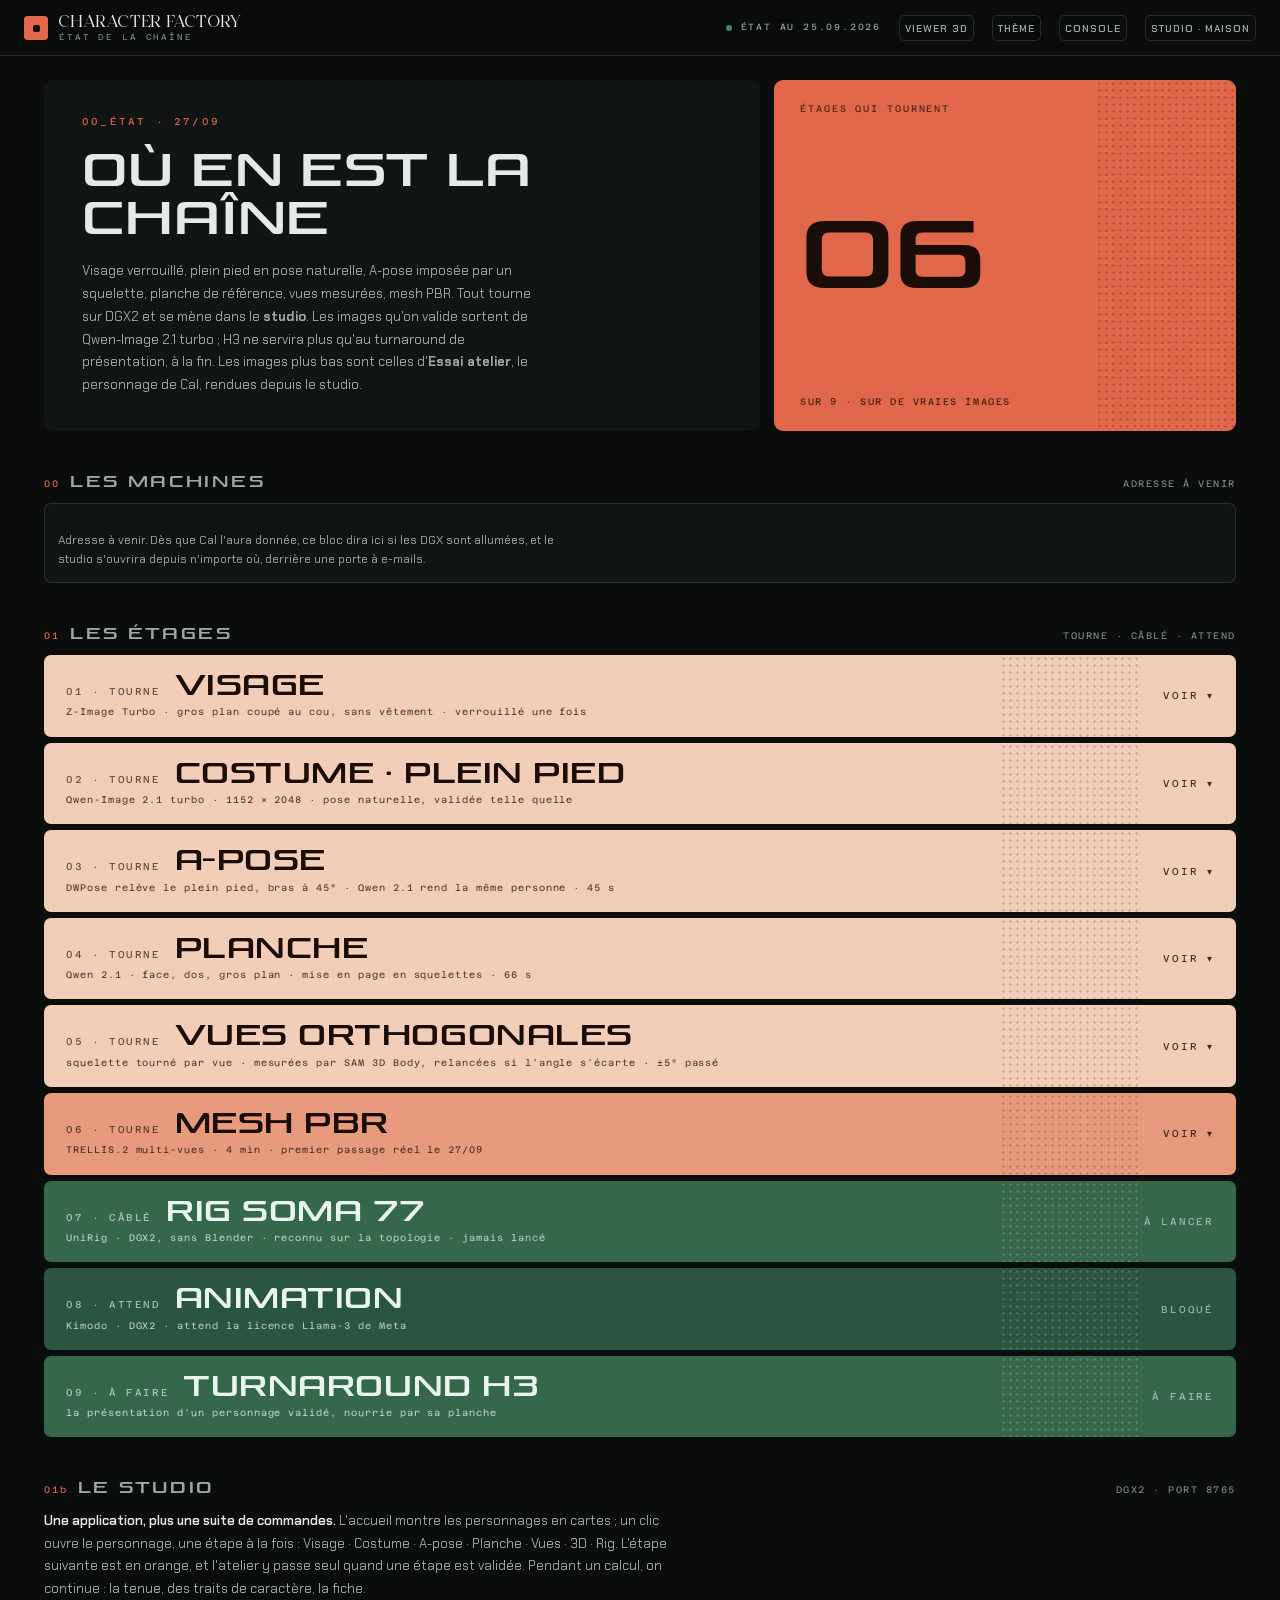
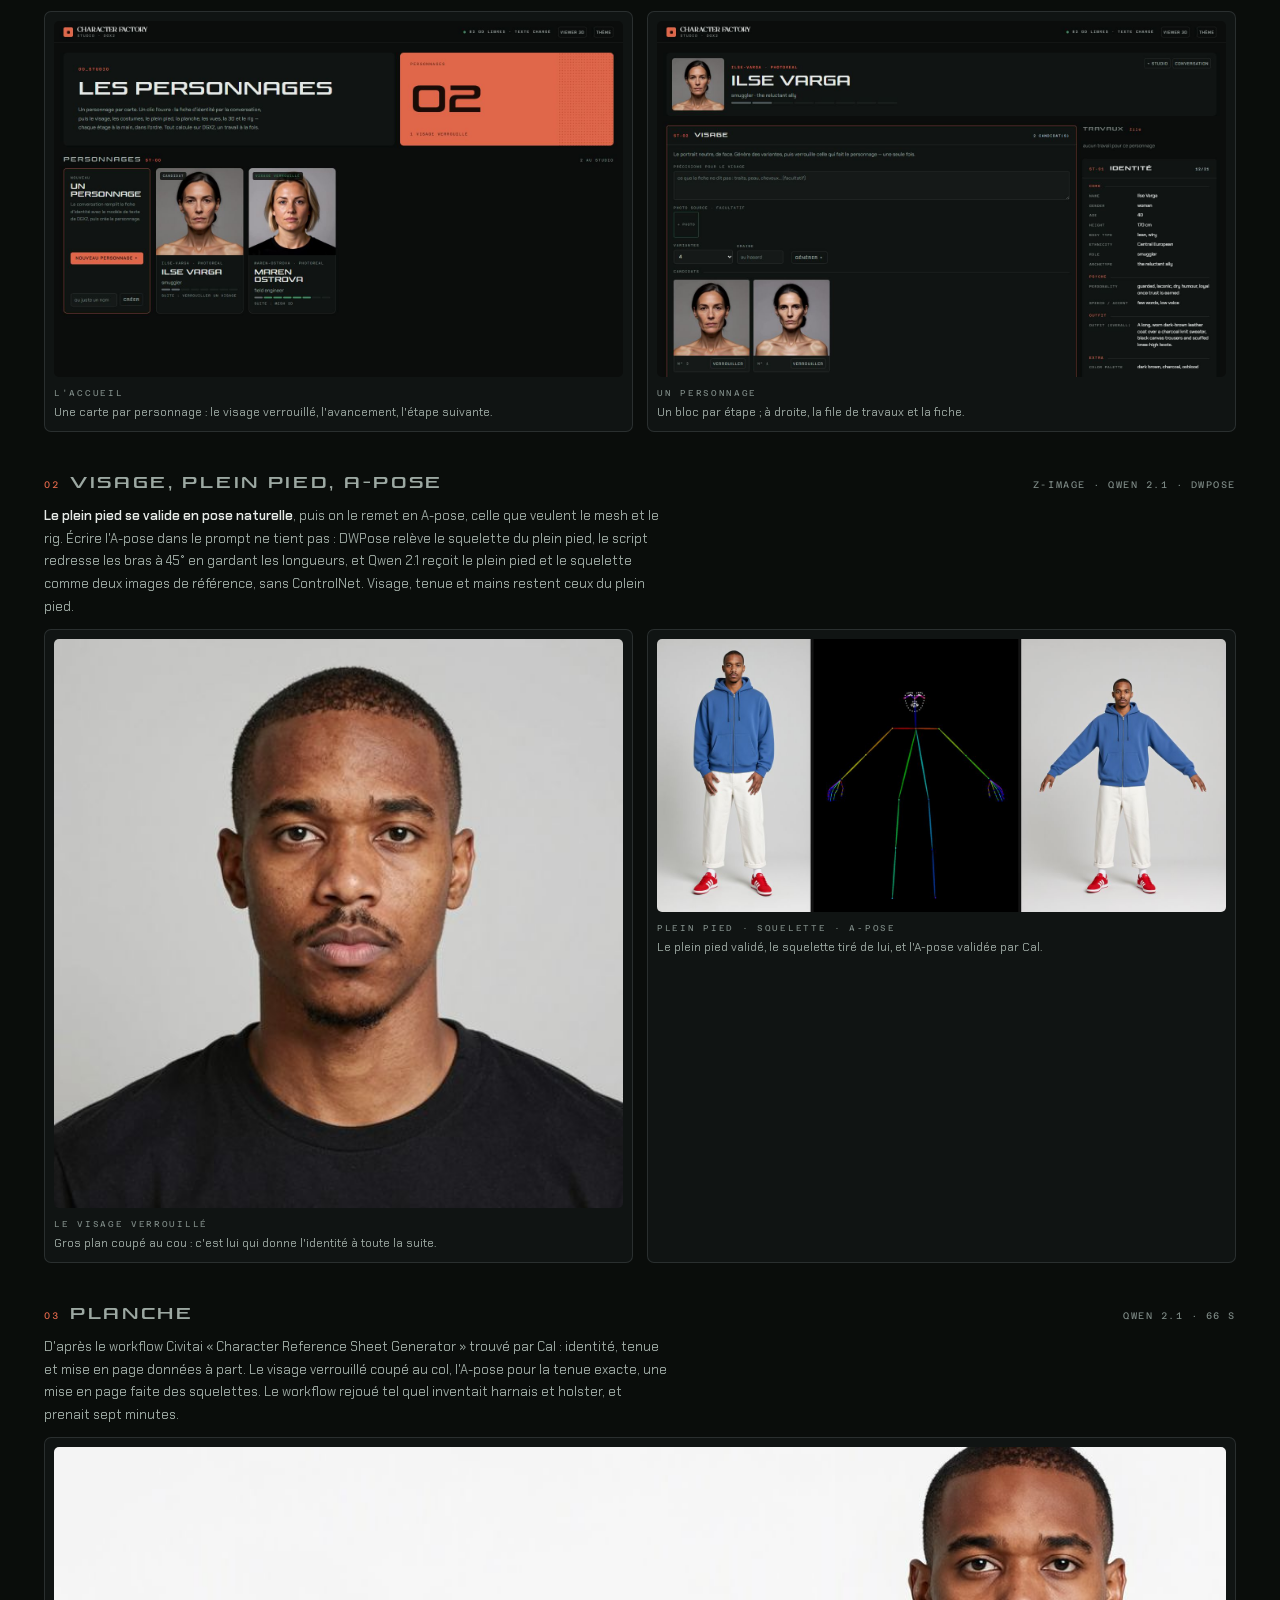
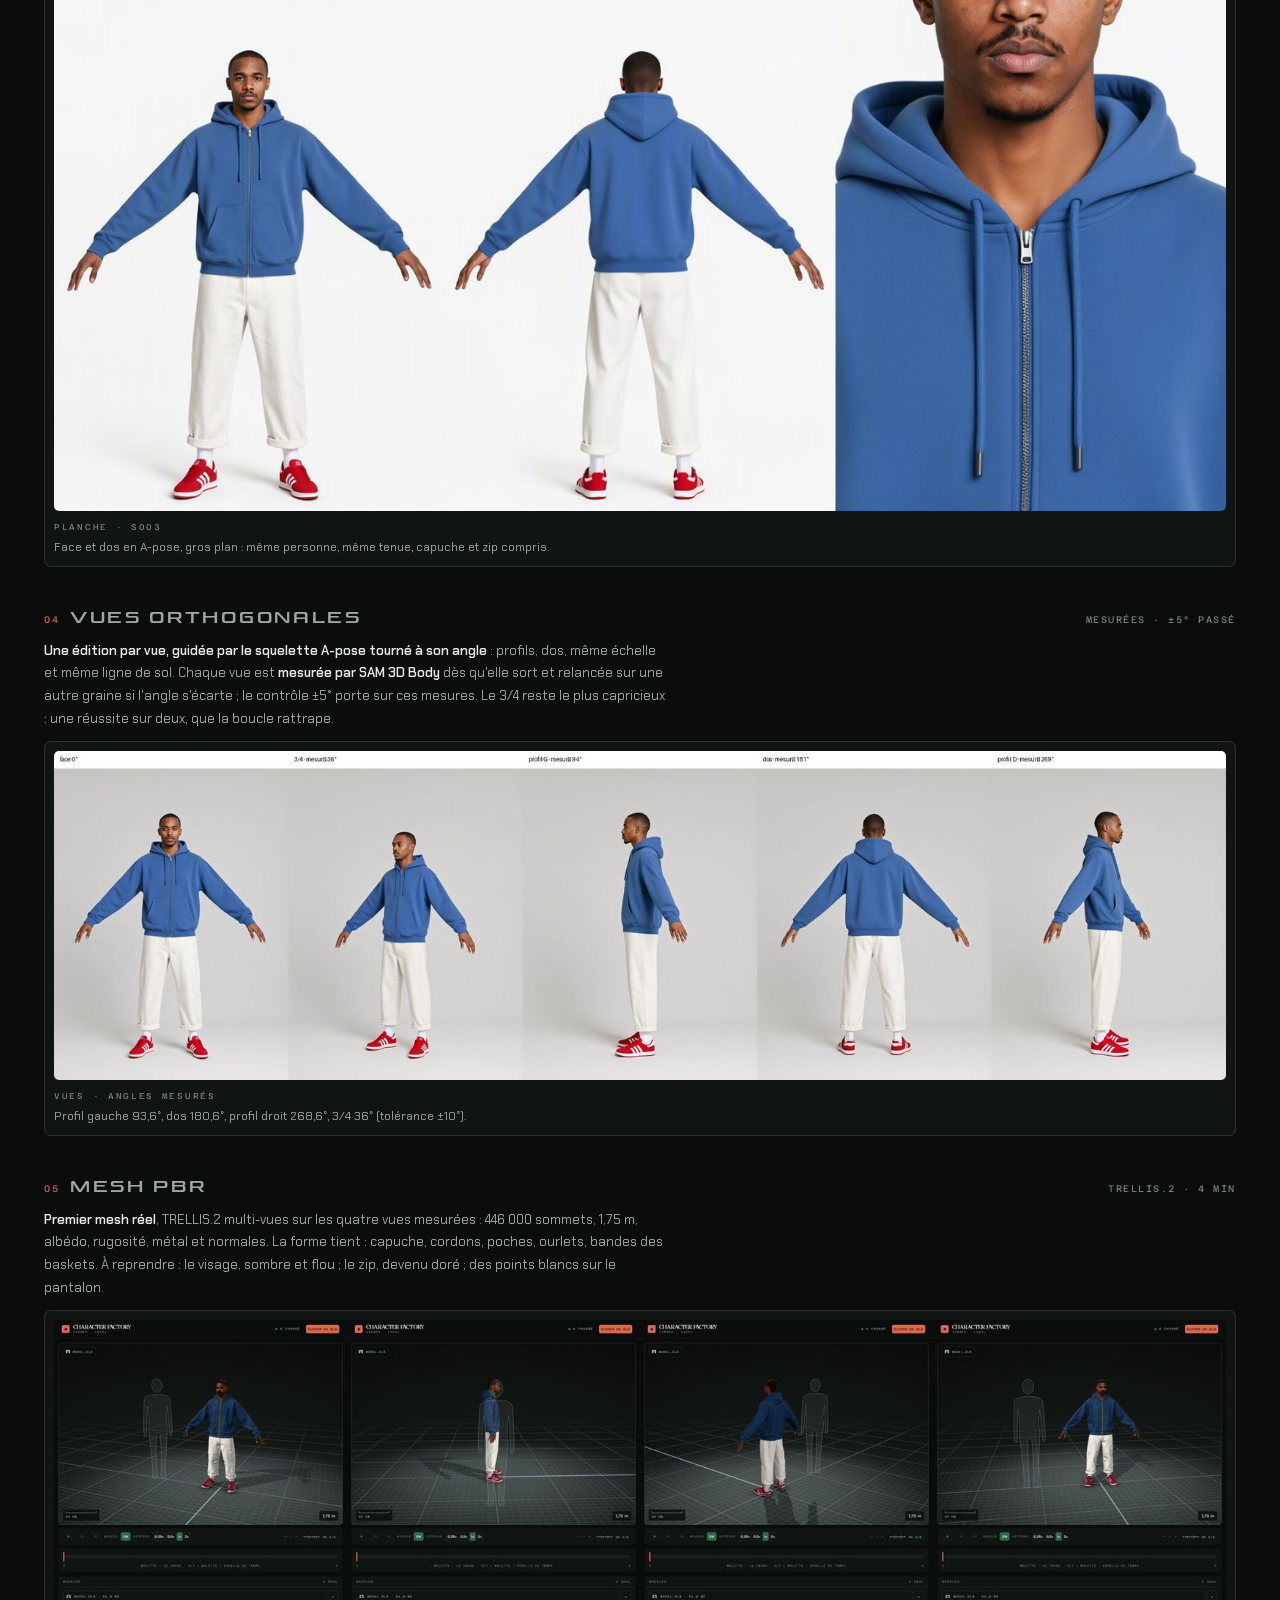
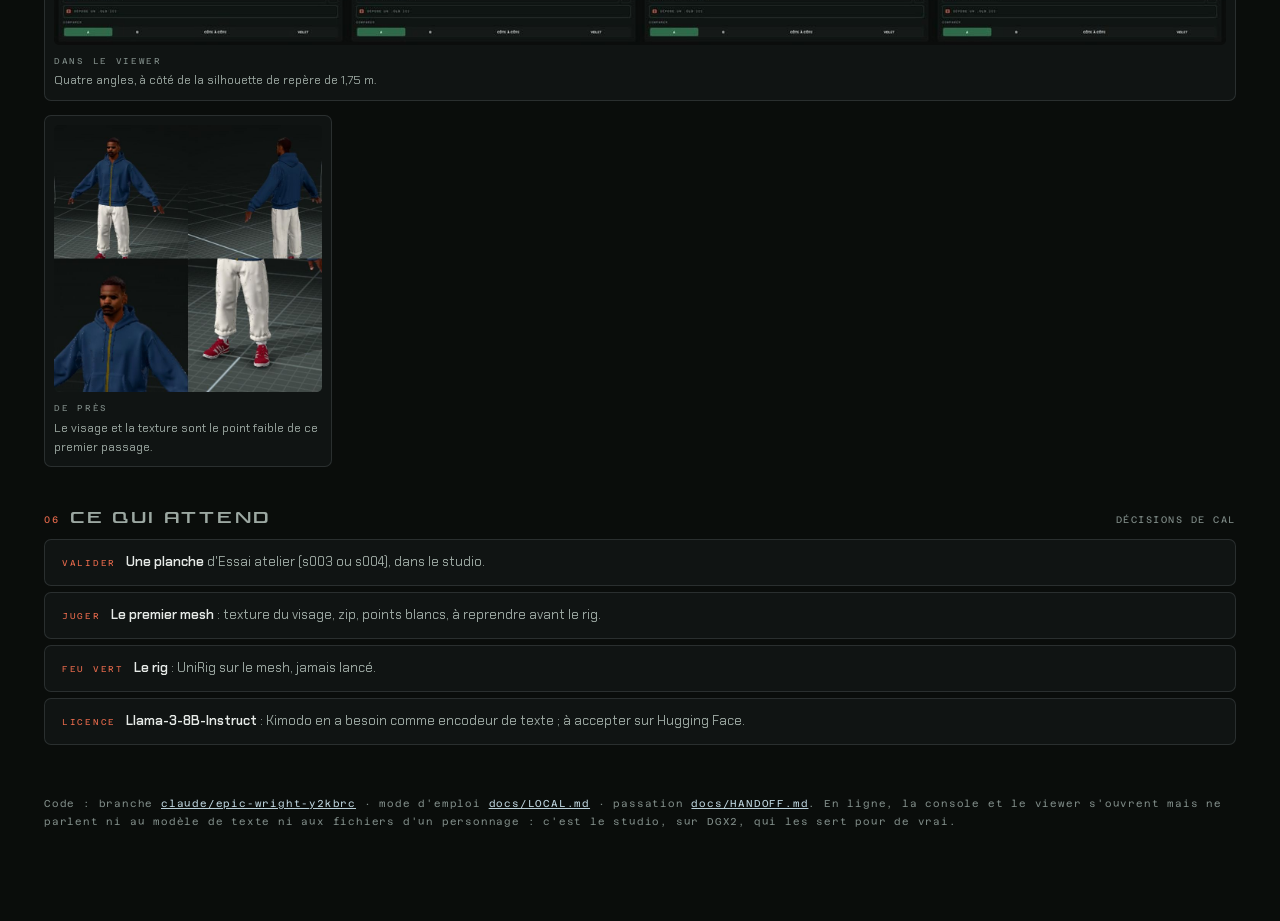
<file: index.html>
<!DOCTYPE html>
<html lang="fr">
<head>
<meta charset="UTF-8">
<meta name="viewport" content="width=device-width, initial-scale=1, viewport-fit=cover">
<title>CHARACTER FACTORY · ÉTAT DE LA CHAÎNE</title>
<meta name="description" content="Où en est la chaîne : ce qui tourne sur de vraies images, ce qui est câblé, ce qui attend.">
<link rel="icon" href="data:image/svg+xml,%3Csvg xmlns='http://www.w3.org/2000/svg' viewBox='0 0 32 32'%3E%3Crect width='32' height='32' rx='6' fill='%23e0674a'/%3E%3Crect x='12' y='12' width='8' height='8' rx='2' fill='%23170c08'/%3E%3C/svg%3E">
<link rel="preconnect" href="https://fonts.googleapis.com">
<link rel="preconnect" href="https://fonts.gstatic.com" crossorigin>
<link rel="stylesheet" href="https://fonts.googleapis.com/css2?family=Chakra+Petch:wght@400;500;600;700&family=Azeret+Mono:wght@300;400;500&family=Saira+Semi+Condensed:wght@400;600&display=swap">
<link rel="stylesheet" href="./assets/tokens.css">
<link rel="stylesheet" href="./assets/rack.css">
<link rel="stylesheet" href="./assets/factory.css">
<style>
/* Page d'état : que des jetons, des filets en box-shadow. Le titre est en
   Venus Rising — Norelli ne sert que le logotype et le titre de la console. */
.etat { max-width: 1240px; margin: 0 auto; padding: var(--s6) var(--s6) 80px; display: flex; flex-direction: column; gap: 40px; }
.etat-title {
  margin: 0; font-family: var(--f-disp); font-weight: 400; font-size: clamp(26px, 3.6vw, 44px);
  line-height: 1.08; letter-spacing: .02em; text-transform: uppercase; color: var(--ink);
}
.stages { display: flex; flex-direction: column; gap: var(--s2); }
.stages .slab { text-decoration: none; }
.fig-grid { display: grid; gap: var(--s4); grid-template-columns: repeat(auto-fit, minmax(260px, 1fr)); }
.fig {
  margin: 0; background: var(--panel); border-radius: var(--r3); padding: var(--s3);
  box-shadow: inset 0 0 0 1px var(--line); display: flex; flex-direction: column; gap: var(--s3);
}
.fig img { display: block; width: 100%; height: auto; border-radius: var(--r2); background: var(--panel2); }
.fig figcaption { color: var(--ink2); font-size: 12px; line-height: 1.6; }
.fig figcaption .lbl { display: block; margin-bottom: 3px; }
.fig.wide { grid-column: 1 / -1; }
.prose { margin: 0; max-width: 78ch; color: var(--ink2); font-size: 13px; line-height: 1.75; }
.prose b { color: var(--ink); font-weight: 600; }
.todo { margin: 0; padding: 0; list-style: none; display: flex; flex-direction: column; gap: var(--s2); }
.todo li {
  background: var(--panel); border-radius: var(--r3); padding: 13px 18px; color: var(--ink2); font-size: 13px;
  line-height: 1.6; box-shadow: inset 0 0 0 1px var(--line);
}
.todo li .lbl { color: var(--or); margin-right: var(--s3); }
.todo li b { color: var(--ink); font-weight: 600; }
.foot-note { color: var(--ink3); font-family: var(--f-mono); font-size: 10px; letter-spacing: .08em; line-height: 1.8; }
.foot-note a { color: var(--cy); }
@media (max-width: 640px) { .etat { padding: var(--s4) 16px 60px; } }
</style>
<script type="module">
// L'adresse publique du studio, derrière la porte Cloudflare Access
// (docs/CLOUDFLARE.md) : le nom d'hôte seul, par exemple 'studio.exemple.fr'.
// Vide tant que Cal ne l'a pas donnée : le bloc « Les machines » dit alors
// « adresse à venir ». Même valeur que `public_host` du pont sur DGX1.
const FACTORY_DOMAIN = '';

import { fetchHealth, machinesList, verdict, when, serviceUp } from './js/machines.js';

/* Les machines : la santé publique du pont (/bridge/health), rien d'autre.
   Le démarrage se fait dans le studio, derrière la porte : jamais d'ici. */
const $ = (id) => document.getElementById(id);

async function machines() {
  if (!FACTORY_DOMAIN) {
    $('m-when').textContent = 'adresse à venir';
    $('m-say').textContent = 'Adresse à venir. Dès que Cal l\'aura donnée, ce bloc dira ici si les DGX sont allumées, '
      + 'et le studio s\'ouvrira depuis n\'importe où, derrière une porte à e-mails.';
    return;
  }
  const base = `https://${FACTORY_DOMAIN}`;
  let h = null;
  try { h = await fetchHealth(`${base}/bridge/health`); } catch (_) { /* éteintes, ou tunnel fermé */ }
  const v = verdict(h);
  const studio = serviceUp(h, 'dgx1', 'studio');
  $('m-when').textContent = h ? `${v.word} · ${when(h)}` : 'éteintes';
  $('m-list').innerHTML = machinesList(h);
  $('m-say').textContent = !h ? 'Les machines sont éteintes, ou le tunnel est fermé. Reviens quand Cal les aura allumées.'
    : h.ready ? 'Prêt : ouvre le studio, entre avec ton e-mail, et fais ton personnage.'
      : studio ? `À démarrer. ${v.text} Dans le studio, le panneau « Machines » propose « Tout démarrer ».`
        : `À démarrer : le studio dort. Entre avec ton e-mail, la page des machines le lance, avec les modèles.`;
  const open = $('m-open');
  open.hidden = !h;
  open.href = studio ? `${base}/` : `${base}/bridge/`;
  open.textContent = studio ? 'Ouvrir le studio ▸' : 'Démarrer le studio ▸';
  setTimeout(machines, 30000);
}

machines();
</script>
</head>
<body>

<header class="hdr">
  <a class="logo" href="./" title="état de la chaîne">
    <span class="sq"><i></i></span>
    <span>
      <b>Character Factory</b>
      <small>état de la chaîne</small>
    </span>
  </a>
  <span class="sp"></span>
  <span class="pill on"><i></i><span>état au 25.09.2026</span></span>
  <a class="tb ghost sm" href="./viewer.html">Viewer 3D</a>
  <a class="tb ghost sm" href="./theme.html">Thème</a>
  <a class="tb ghost sm" href="./console.html">Console</a>
  <a class="tb ghost sm" href="http://192.168.10.247:8765/" title="sur le réseau de la maison, ou par Tailscale : 100.108.108.65:8765 ; de partout : « Les machines » plus bas">Studio · maison</a>
</header>

<main class="etat">

  <div class="console-top">
    <div class="hero">
      <span class="ref">00_état · 27/09</span>
      <h2 class="etat-title">Où en est la chaîne</h2>
      <p>
        Visage verrouillé, plein pied en pose naturelle, A-pose imposée par un squelette, planche de référence,
        vues mesurées, mesh PBR. Tout tourne sur DGX2 et se mène dans le <b>studio</b>. Les images qu'on valide
        sortent de Qwen-Image 2.1 turbo ; H3 ne servira plus qu'au turnaround de présentation, à la fin. Les
        images plus bas sont celles d'<b>Essai atelier</b>, le personnage de Cal, rendues depuis le studio.
      </p>
    </div>
    <div class="statcard">
      <span class="ref">étages qui tournent</span>
      <span class="n">06</span>
      <span class="foot">sur 9 · sur de vraies images</span>
      <span class="dots"></span>
    </div>
  </div>

  <section class="sect" id="machines">
    <div class="sect-head"><span class="k">00</span><h2>Les machines</h2><span class="cnt" id="m-when">relevé…</span></div>
    <div class="mach-card">
      <div class="mach-list" id="m-list"></div>
      <div class="mach-foot">
        <p class="mach-note" id="m-say">Le pont relève les deux DGX.</p>
        <span class="sp"></span>
        <a class="tb go" id="m-open" href="./" hidden>Ouvrir le studio ▸</a>
      </div>
    </div>
  </section>

  <section class="sect">
    <div class="sect-head"><span class="k">01</span><h2>Les étages</h2><span class="cnt">tourne · câblé · attend</span></div>
    <div class="stages">
      <a class="slab t3" href="#visage"><span class="body"><span class="line"><span class="ref">01 · tourne</span><span class="nm">Visage</span></span><span class="sub">Z-Image Turbo · gros plan coupé au cou, sans vêtement · verrouillé une fois</span></span><span class="dots"></span><span class="go">voir ▾</span></a>
      <a class="slab t3" href="#pose"><span class="body"><span class="line"><span class="ref">02 · tourne</span><span class="nm">Costume · plein pied</span></span><span class="sub">Qwen-Image 2.1 turbo · 1152 × 2048 · pose naturelle, validée telle quelle</span></span><span class="dots"></span><span class="go">voir ▾</span></a>
      <a class="slab t3" href="#pose"><span class="body"><span class="line"><span class="ref">03 · tourne</span><span class="nm">A-pose</span></span><span class="sub">DWPose relève le plein pied, bras à 45° · Qwen 2.1 rend la même personne · 45 s</span></span><span class="dots"></span><span class="go">voir ▾</span></a>
      <a class="slab t3" href="#planche"><span class="body"><span class="line"><span class="ref">04 · tourne</span><span class="nm">Planche</span></span><span class="sub">Qwen 2.1 · face, dos, gros plan · mise en page en squelettes · 66 s</span></span><span class="dots"></span><span class="go">voir ▾</span></a>
      <a class="slab t3" href="#vues"><span class="body"><span class="line"><span class="ref">05 · tourne</span><span class="nm">Vues orthogonales</span></span><span class="sub">squelette tourné par vue · mesurées par SAM 3D Body, relancées si l'angle s'écarte · ±5° passé</span></span><span class="dots"></span><span class="go">voir ▾</span></a>
      <a class="slab t2" href="#mesh"><span class="body"><span class="line"><span class="ref">06 · tourne</span><span class="nm">Mesh PBR</span></span><span class="sub">TRELLIS.2 multi-vues · 4 min · premier passage réel le 27/09</span></span><span class="dots"></span><span class="go">voir ▾</span></a>
      <a class="slab lk" href="#attend"><span class="body"><span class="line"><span class="ref">07 · câblé</span><span class="nm">Rig SOMA 77</span></span><span class="sub">UniRig · DGX2, sans Blender · reconnu sur la topologie · jamais lancé</span></span><span class="dots"></span><span class="go">à lancer</span></a>
      <a class="slab lk2" href="#attend"><span class="body"><span class="line"><span class="ref">08 · attend</span><span class="nm">Animation</span></span><span class="sub">Kimodo · DGX2 · attend la licence Llama-3 de Meta</span></span><span class="dots"></span><span class="go">bloqué</span></a>
      <a class="slab lk" href="#attend"><span class="body"><span class="line"><span class="ref">09 · à faire</span><span class="nm">Turnaround H3</span></span><span class="sub">la présentation d'un personnage validé, nourrie par sa planche</span></span><span class="dots"></span><span class="go">à faire</span></a>
    </div>
  </section>

  <section class="sect" id="studio">
    <div class="sect-head"><span class="k">01b</span><h2>Le studio</h2><span class="cnt">DGX2 · port 8765</span></div>
    <p class="prose">
      <b>Une application, plus une suite de commandes.</b> L'accueil montre les personnages en cartes ; un clic
      ouvre le personnage, une étape à la fois : Visage · Costume · A-pose · Planche · Vues · 3D · Rig. L'étape
      suivante est en orange, et l'atelier y passe seul quand une étape est validée. Pendant un calcul, on
      continue : la tenue, des traits de caractère, la fiche.
    </p>
    <div class="fig-grid">
      <figure class="fig">
        <img src="./etat/05_studio_accueil.jpg" alt="l'accueil du studio : les personnages en cartes" width="1440" height="900" loading="lazy">
        <figcaption><span class="lbl">l'accueil</span>Une carte par personnage : le visage verrouillé, l'avancement, l'étape suivante.</figcaption>
      </figure>
      <figure class="fig">
        <img src="./etat/05_studio_personnage.jpg" alt="la page d'un personnage" width="1440" height="900" loading="lazy">
        <figcaption><span class="lbl">un personnage</span>Un bloc par étape ; à droite, la file de travaux et la fiche.</figcaption>
      </figure>
    </div>
  </section>

  <section class="sect" id="pose">
    <div class="sect-head" id="visage"><span class="k">02</span><h2>Visage, plein pied, A-pose</h2><span class="cnt">Z-Image · Qwen 2.1 · DWPose</span></div>
    <p class="prose">
      <b>Le plein pied se valide en pose naturelle</b>, puis on le remet en A-pose, celle que veulent le mesh et
      le rig. Écrire l'A-pose dans le prompt ne tient pas : DWPose relève le squelette du plein pied, le script
      redresse les bras à 45° en gardant les longueurs, et Qwen 2.1 reçoit le plein pied et le squelette comme
      deux images de référence, sans ControlNet. Visage, tenue et mains restent ceux du plein pied.
    </p>
    <div class="fig-grid">
      <figure class="fig">
        <img src="./etat/10_visage.jpg" alt="le visage verrouillé d'Essai atelier" width="512" height="512" loading="lazy">
        <figcaption><span class="lbl">le visage verrouillé</span>Gros plan coupé au cou : c'est lui qui donne l'identité à toute la suite.</figcaption>
      </figure>
      <figure class="fig">
        <img src="./etat/11_pleinpied_apose.jpg" alt="plein pied naturel, squelette A-pose, A-pose rendue" width="1400" height="672" loading="lazy">
        <figcaption><span class="lbl">plein pied · squelette · A-pose</span>Le plein pied validé, le squelette tiré de lui, et l'A-pose validée par Cal.</figcaption>
      </figure>
    </div>
  </section>

  <section class="sect" id="planche">
    <div class="sect-head"><span class="k">03</span><h2>Planche</h2><span class="cnt">Qwen 2.1 · 66 s</span></div>
    <p class="prose">
      D'après le workflow Civitai « Character Reference Sheet Generator » trouvé par Cal : identité, tenue et mise
      en page données à part. Le visage verrouillé coupé au col, l'A-pose pour la tenue exacte, une mise en page
      faite des squelettes. Le workflow rejoué tel quel inventait harnais et holster, et prenait sept minutes.
    </p>
    <div class="fig-grid">
      <figure class="fig wide">
        <img src="./etat/12_planche.jpg" alt="planche : face et dos en A-pose, gros plan tête et épaules" width="1344" height="762" loading="lazy">
        <figcaption><span class="lbl">planche · s003</span>Face et dos en A-pose, gros plan : même personne, même tenue, capuche et zip compris.</figcaption>
      </figure>
    </div>
  </section>

  <section class="sect" id="vues">
    <div class="sect-head"><span class="k">04</span><h2>Vues orthogonales</h2><span class="cnt">mesurées · ±5° passé</span></div>
    <p class="prose">
      <b>Une édition par vue, guidée par le squelette A-pose tourné à son angle</b> : profils, dos, même échelle
      et même ligne de sol. Chaque vue est <b>mesurée par SAM 3D Body</b> dès qu'elle sort et relancée sur une
      autre graine si l'angle s'écarte ; le contrôle ±5° porte sur ces mesures. Le 3/4 reste le plus capricieux :
      une réussite sur deux, que la boucle rattrape.
    </p>
    <div class="fig-grid">
      <figure class="fig wide">
        <img src="./etat/13_vues_mesurees.jpg" alt="face, 3/4, profil gauche, dos, profil droit avec leurs angles mesurés" width="1600" height="450" loading="lazy">
        <figcaption><span class="lbl">vues · angles mesurés</span>Profil gauche 93,6°, dos 180,6°, profil droit 268,6°, 3/4 36° (tolérance ±10°).</figcaption>
      </figure>
    </div>
  </section>

  <section class="sect" id="mesh">
    <div class="sect-head"><span class="k">05</span><h2>Mesh PBR</h2><span class="cnt">TRELLIS.2 · 4 min</span></div>
    <p class="prose">
      <b>Premier mesh réel</b>, TRELLIS.2 multi-vues sur les quatre vues mesurées : 446 000 sommets, 1,75 m,
      albédo, rugosité, métal et normales. La forme tient : capuche, cordons, poches, ourlets, bandes des
      baskets. À reprendre : le visage, sombre et flou ; le zip, devenu doré ; des points blancs sur le pantalon.
    </p>
    <div class="fig-grid">
      <figure class="fig wide">
        <img src="./etat/14_mesh.jpg" alt="le mesh d'Essai atelier dans le viewer, sous quatre angles" width="1600" height="444" loading="lazy">
        <figcaption><span class="lbl">dans le viewer</span>Quatre angles, à côté de la silhouette de repère de 1,75 m.</figcaption>
      </figure>
      <figure class="fig">
        <img src="./etat/14_mesh_zoom.jpg" alt="gros plans du mesh : corps, dos, visage, jambes" width="700" height="700" loading="lazy">
        <figcaption><span class="lbl">de près</span>Le visage et la texture sont le point faible de ce premier passage.</figcaption>
      </figure>
    </div>
  </section>

  <section class="sect" id="attend">
    <div class="sect-head"><span class="k">06</span><h2>Ce qui attend</h2><span class="cnt">décisions de Cal</span></div>
    <ul class="todo">
      <li><span class="lbl">valider</span><b>Une planche</b> d'Essai atelier (s003 ou s004), dans le studio.</li>
      <li><span class="lbl">juger</span><b>Le premier mesh</b> : texture du visage, zip, points blancs, à reprendre avant le rig.</li>
      <li><span class="lbl">feu vert</span><b>Le rig</b> : UniRig sur le mesh, jamais lancé.</li>
      <li><span class="lbl">licence</span><b>Llama-3-8B-Instruct</b> : Kimodo en a besoin comme encodeur de texte ; à accepter sur Hugging Face.</li>
    </ul>
  </section>

  <p class="foot-note">
    Code : branche <a href="https://github.com/calculment0r/Character_Sheet/tree/claude/epic-wright-y2kbrc">claude/epic-wright-y2kbrc</a>
    · mode d'emploi <a href="https://github.com/calculment0r/Character_Sheet/blob/claude/epic-wright-y2kbrc/docs/LOCAL.md">docs/LOCAL.md</a>
    · passation <a href="https://github.com/calculment0r/Character_Sheet/blob/claude/epic-wright-y2kbrc/docs/HANDOFF.md">docs/HANDOFF.md</a>.
    En ligne, la console et le viewer s'ouvrent mais ne parlent ni au modèle de texte ni aux fichiers
    d'un personnage : c'est le studio, sur DGX2, qui les sert pour de vrai.
  </p>

</main>
</body>
</html>
</file>
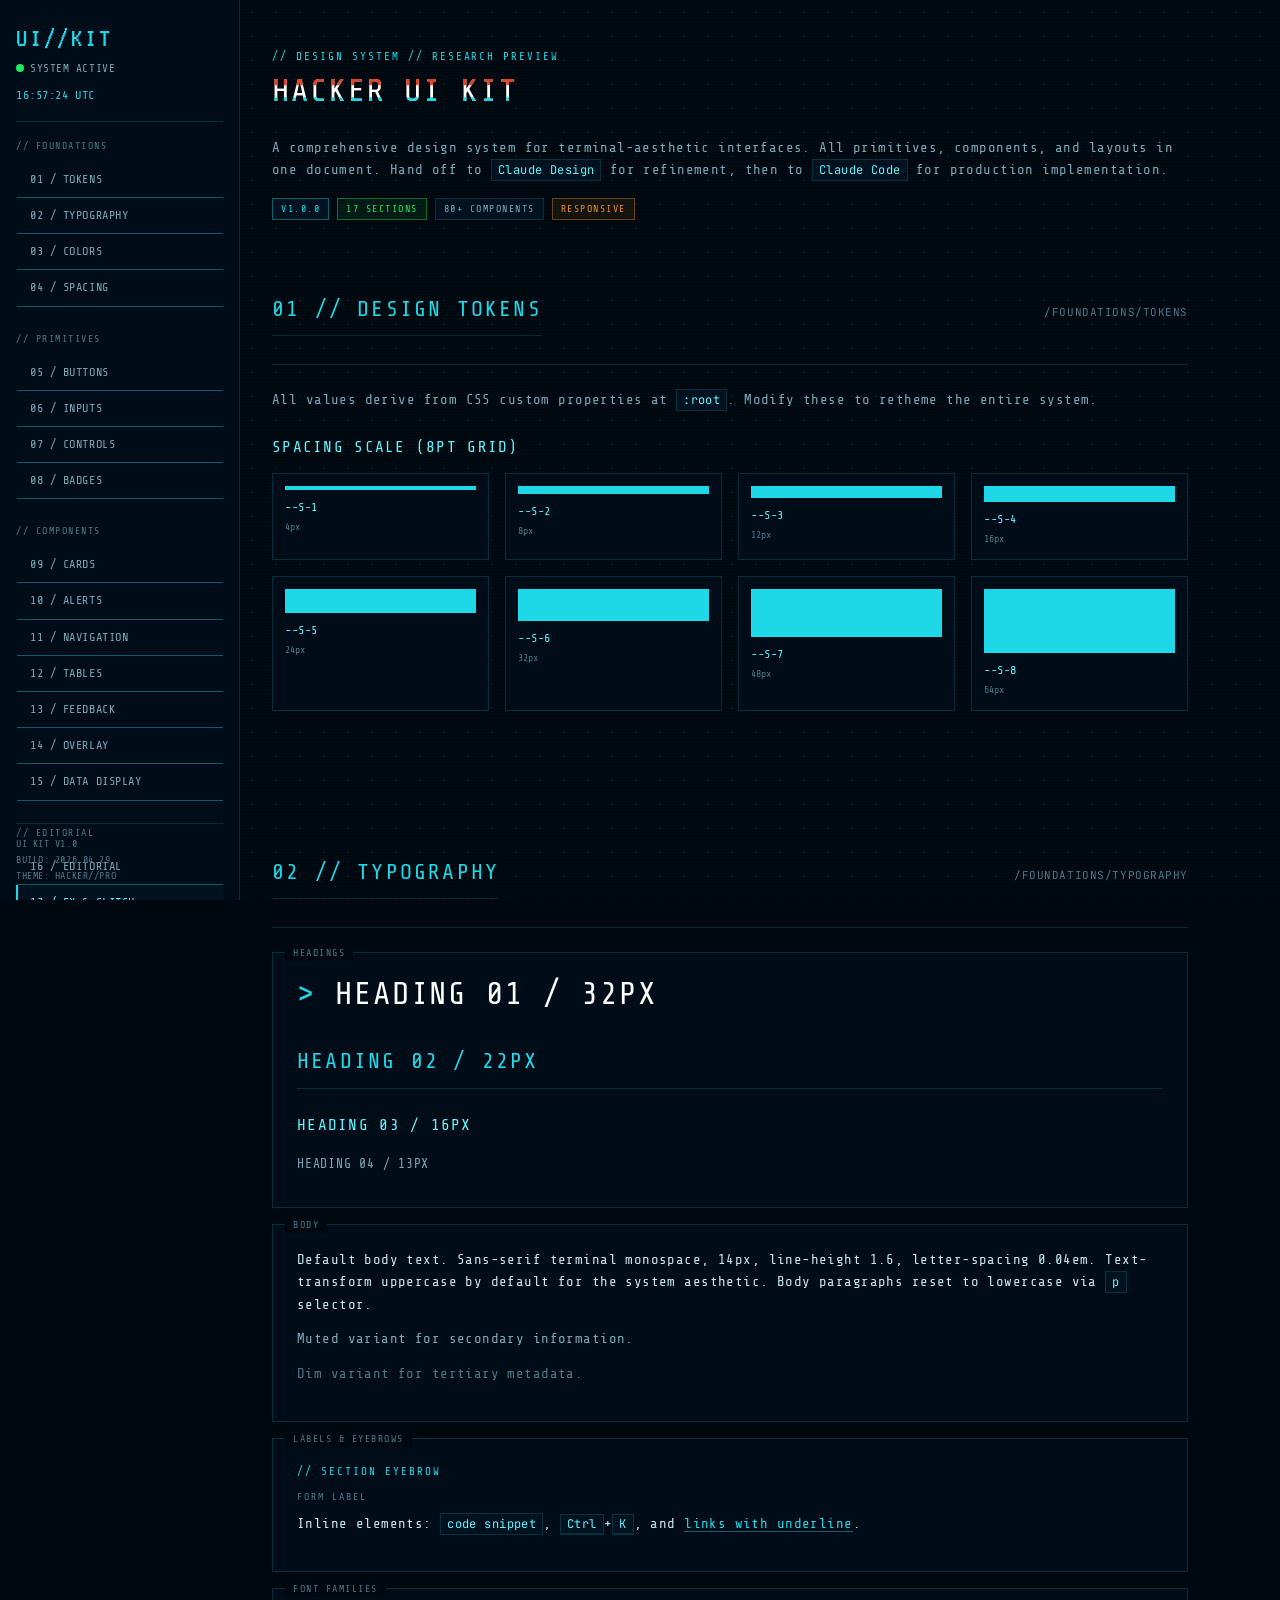
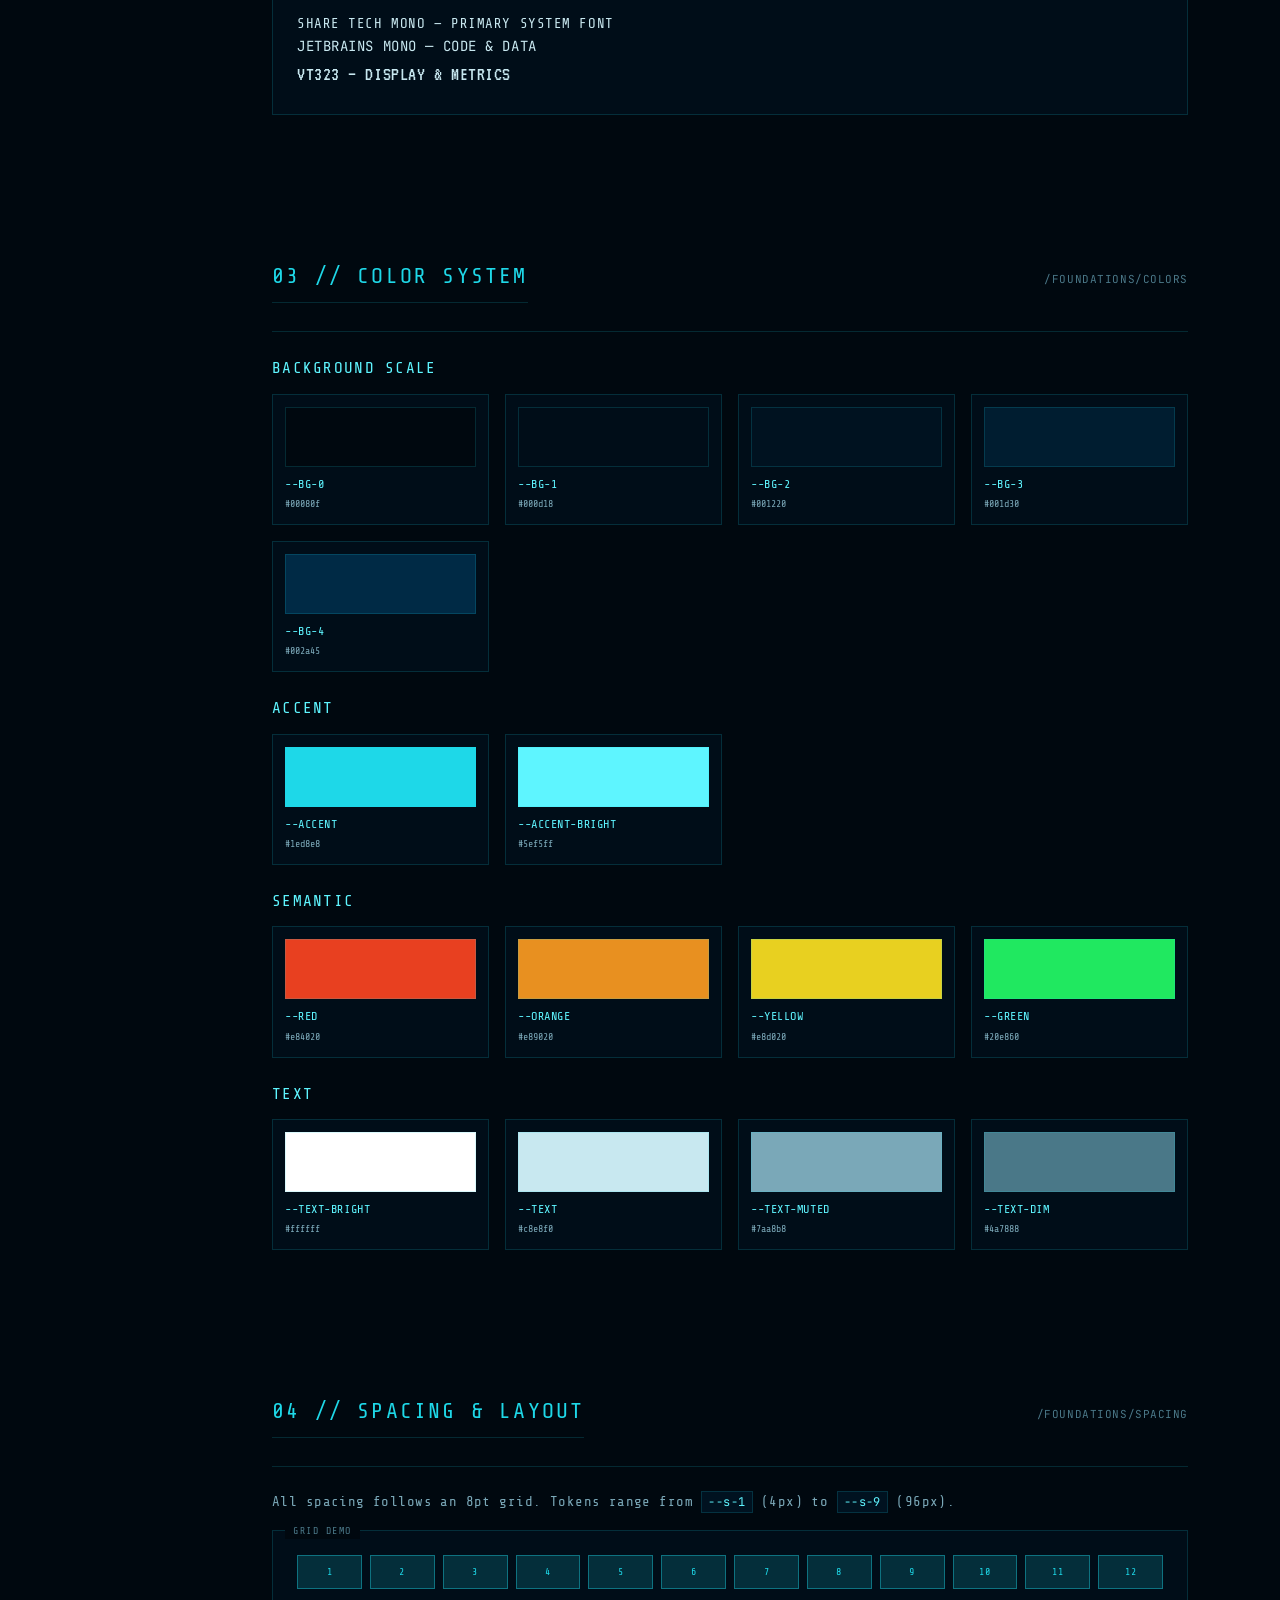
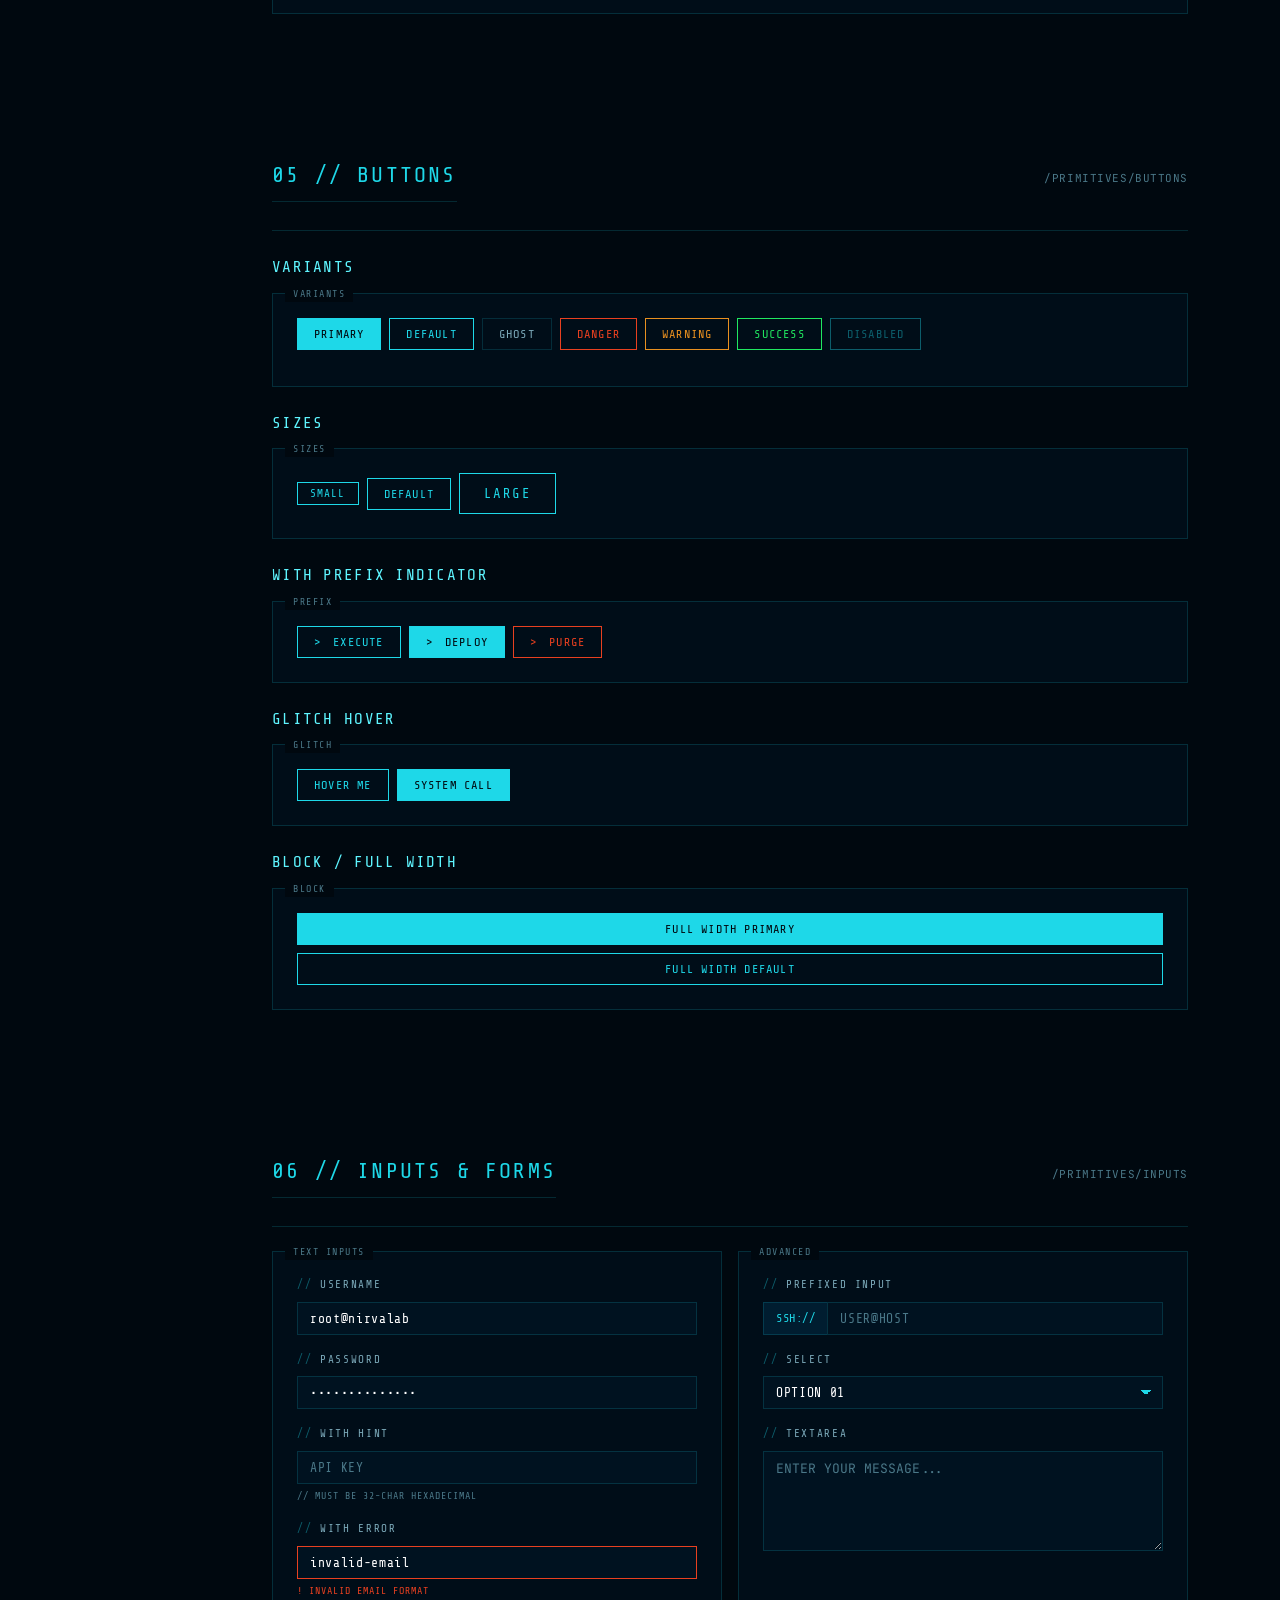
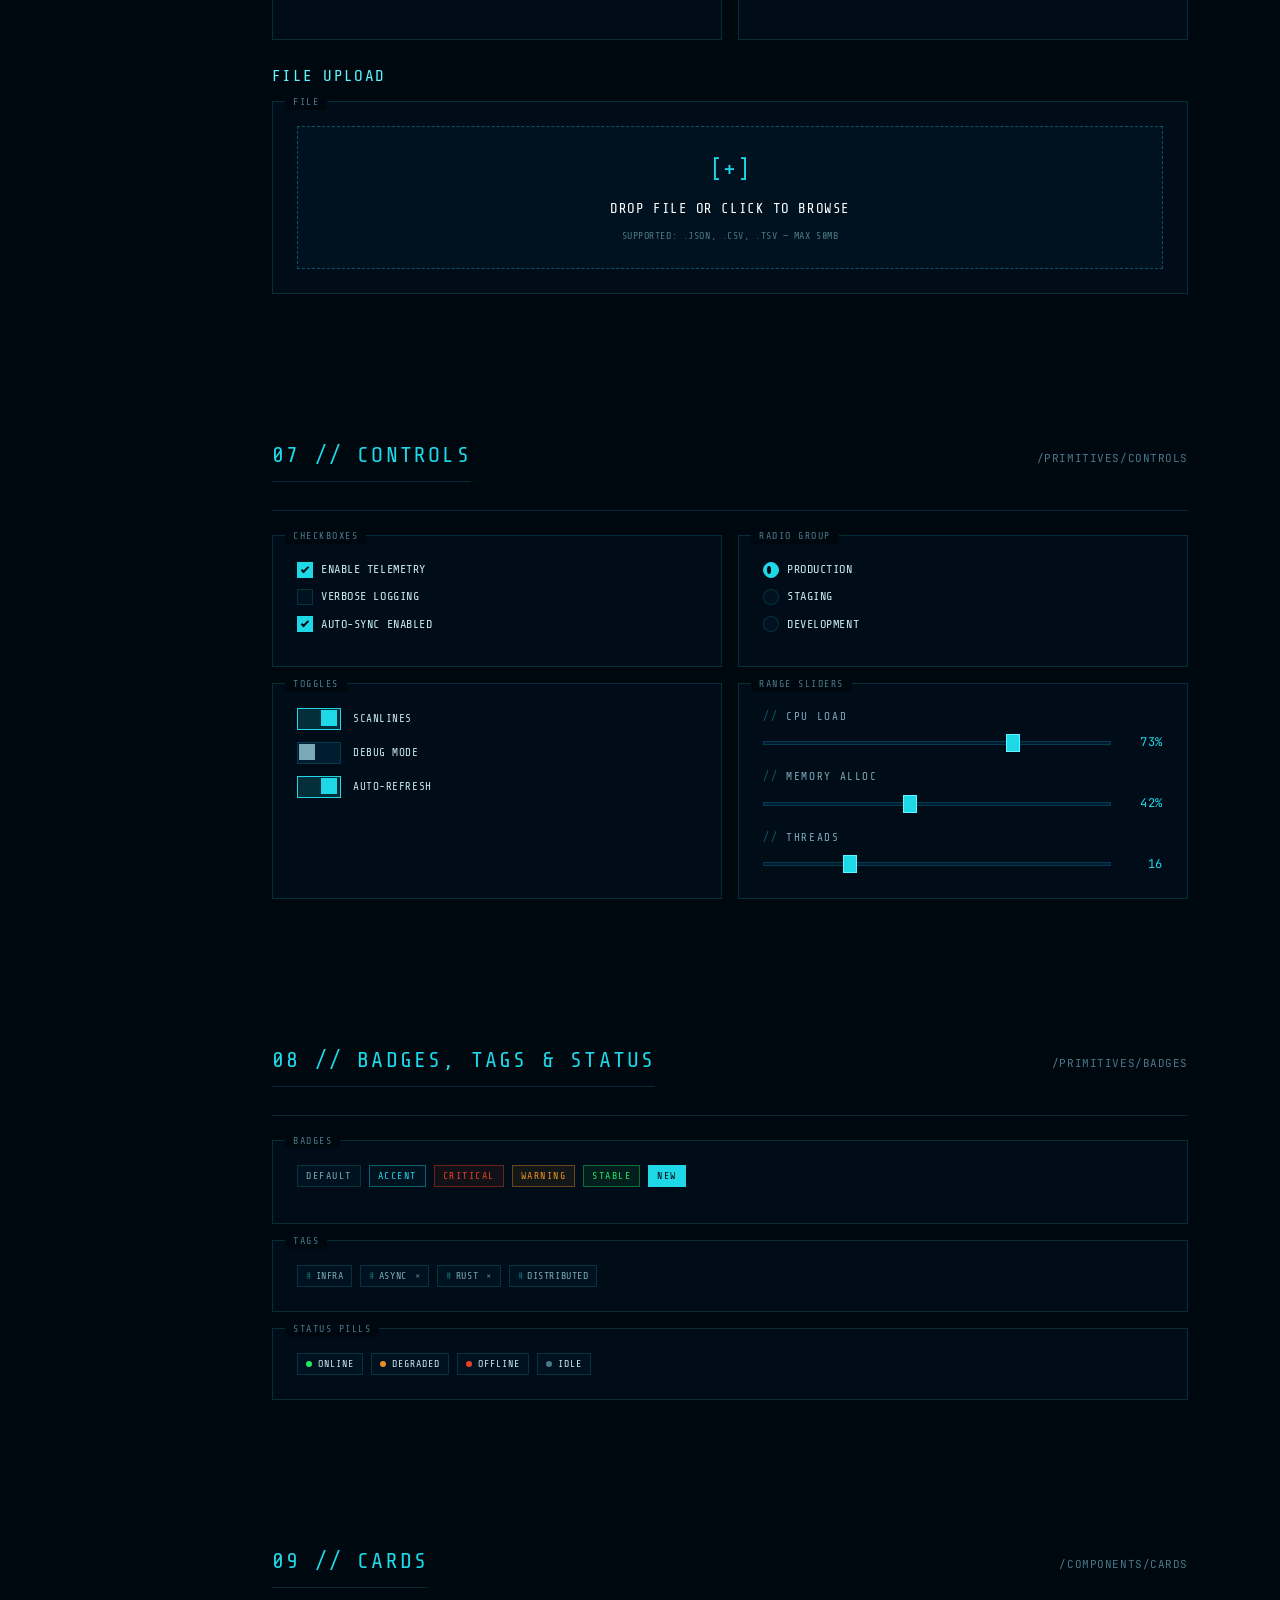
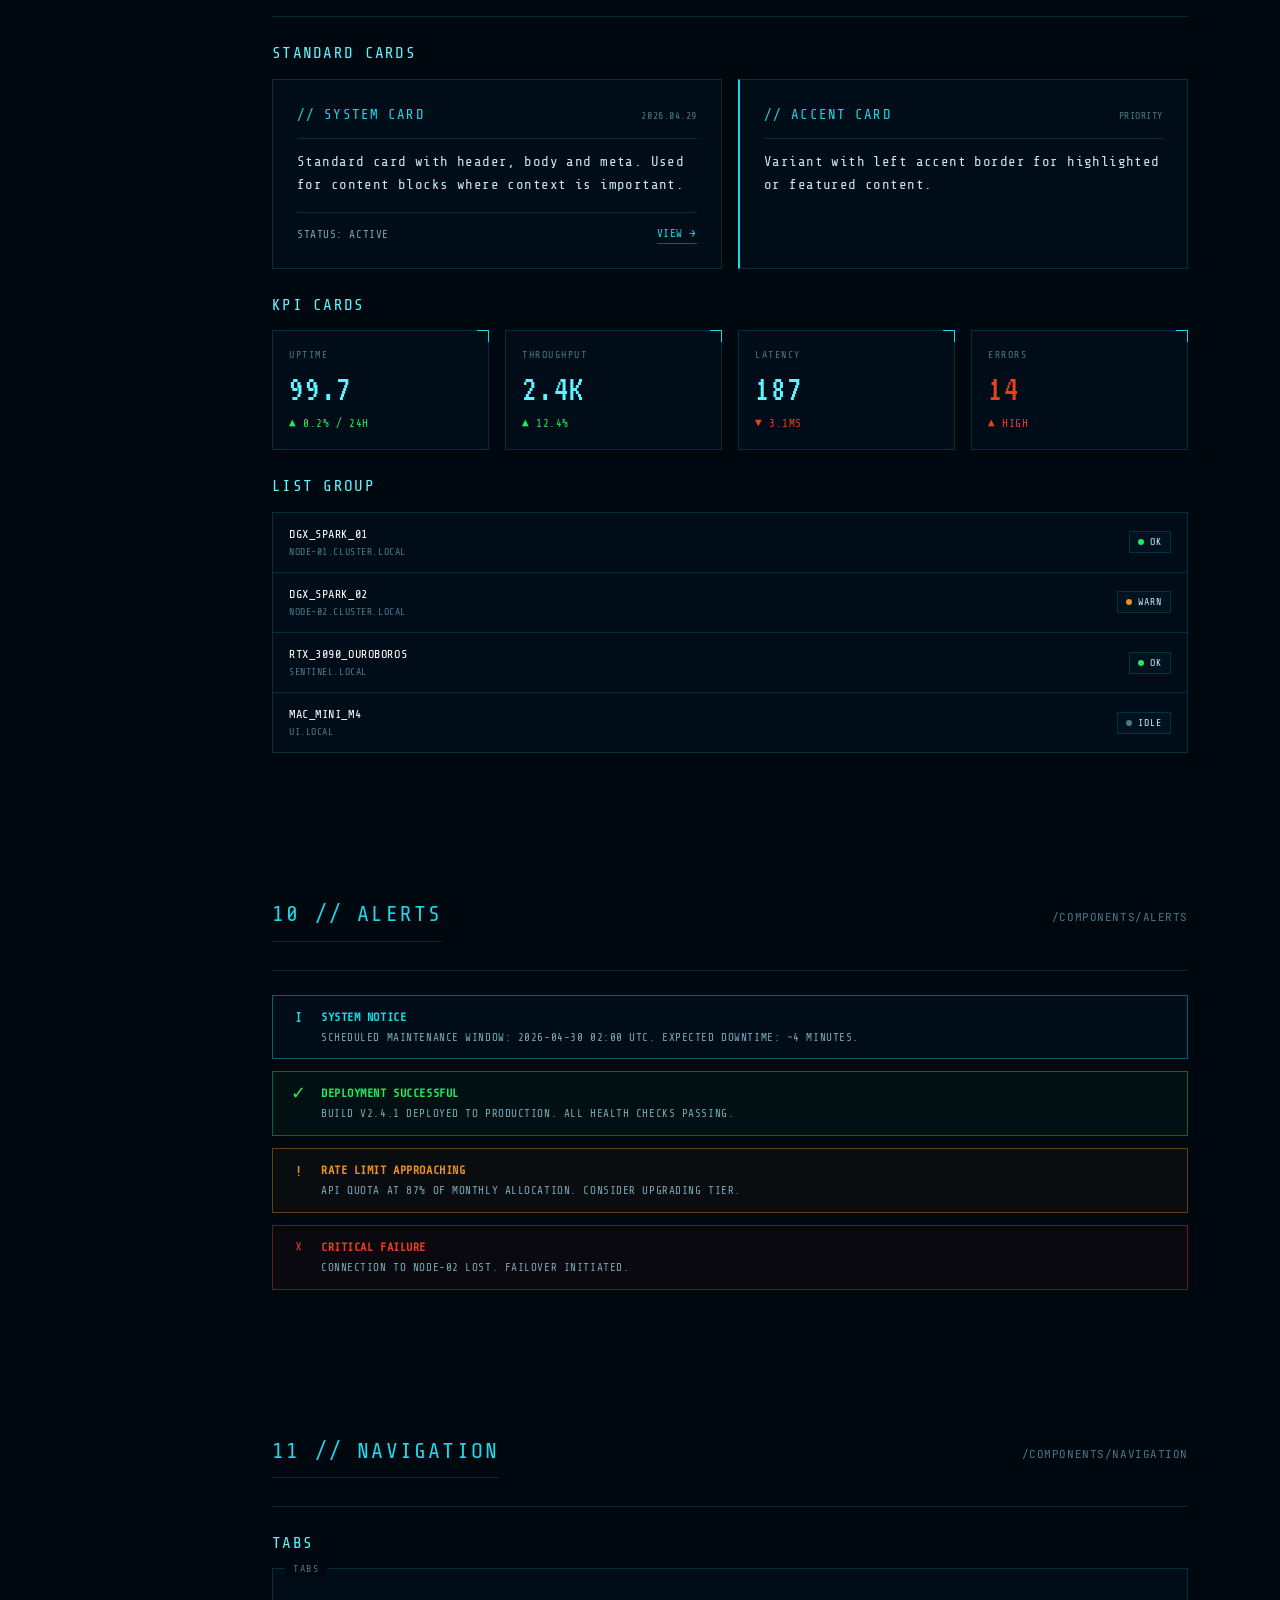
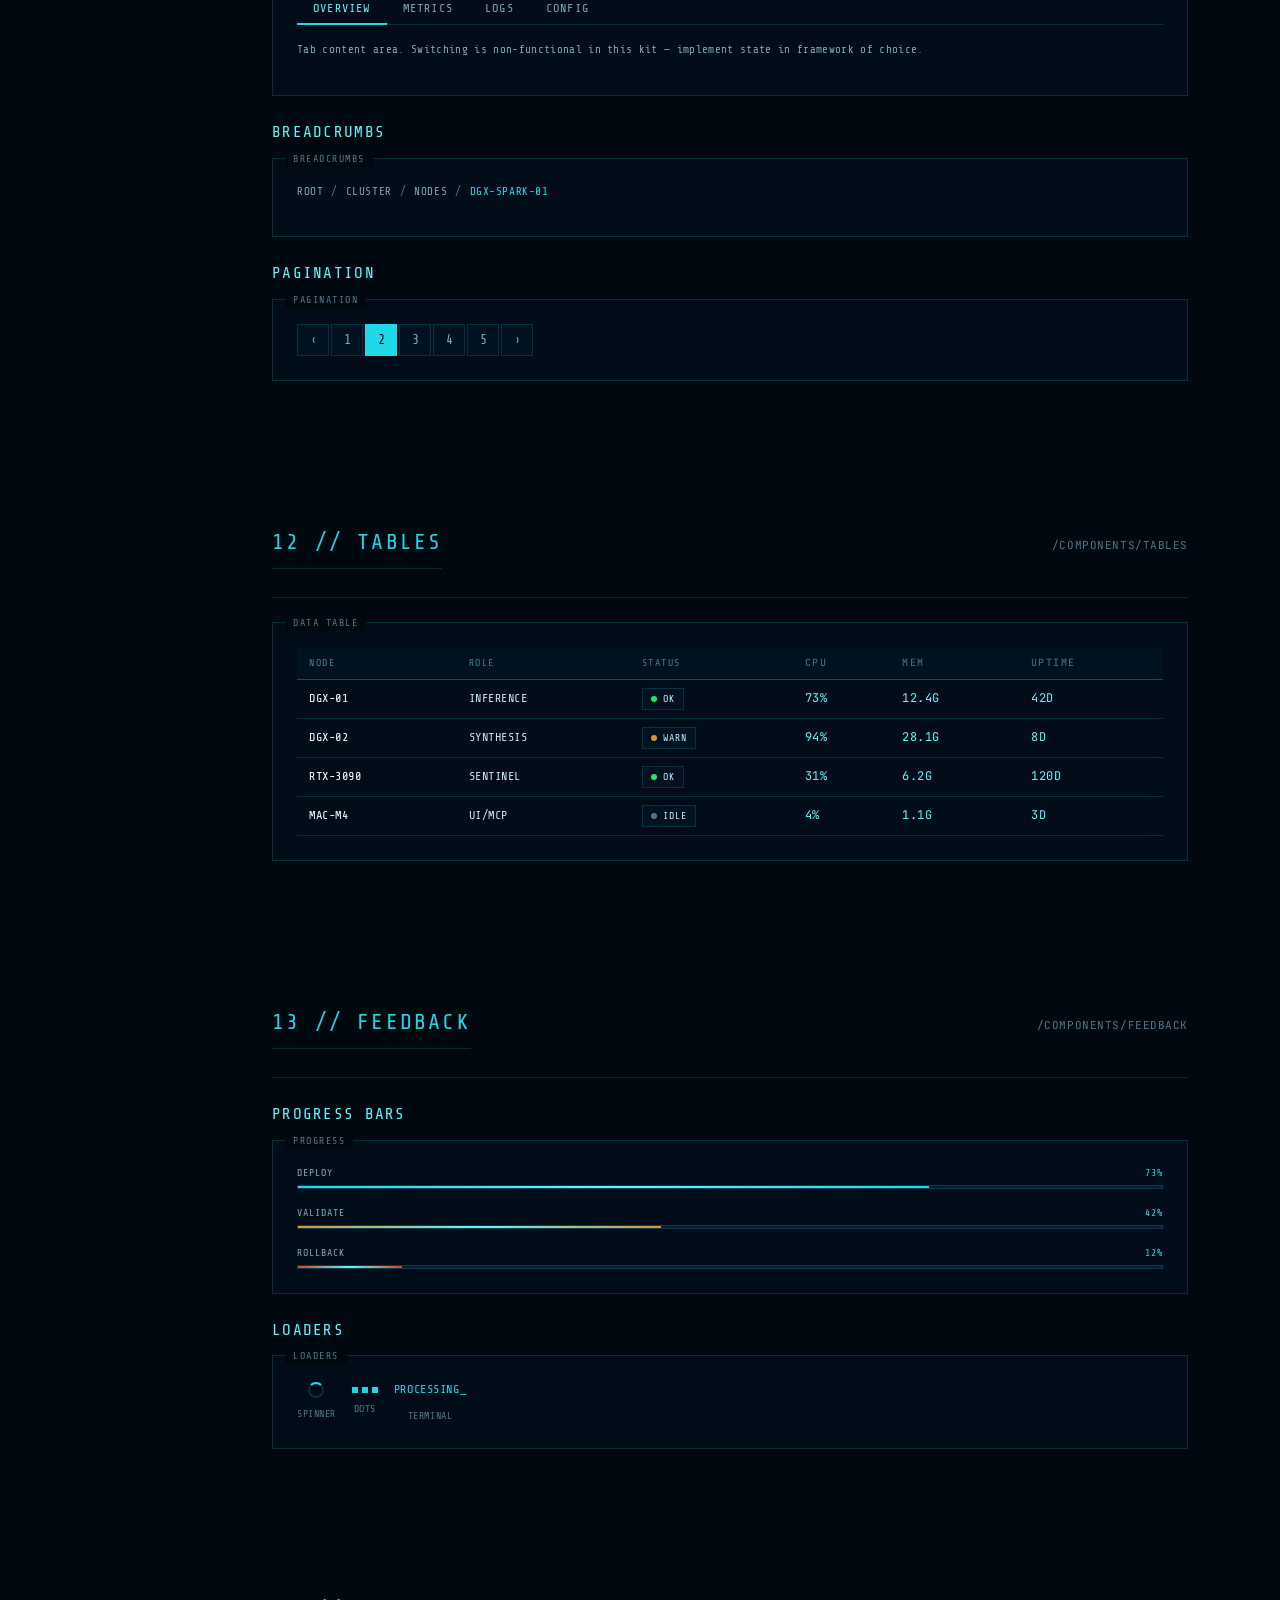
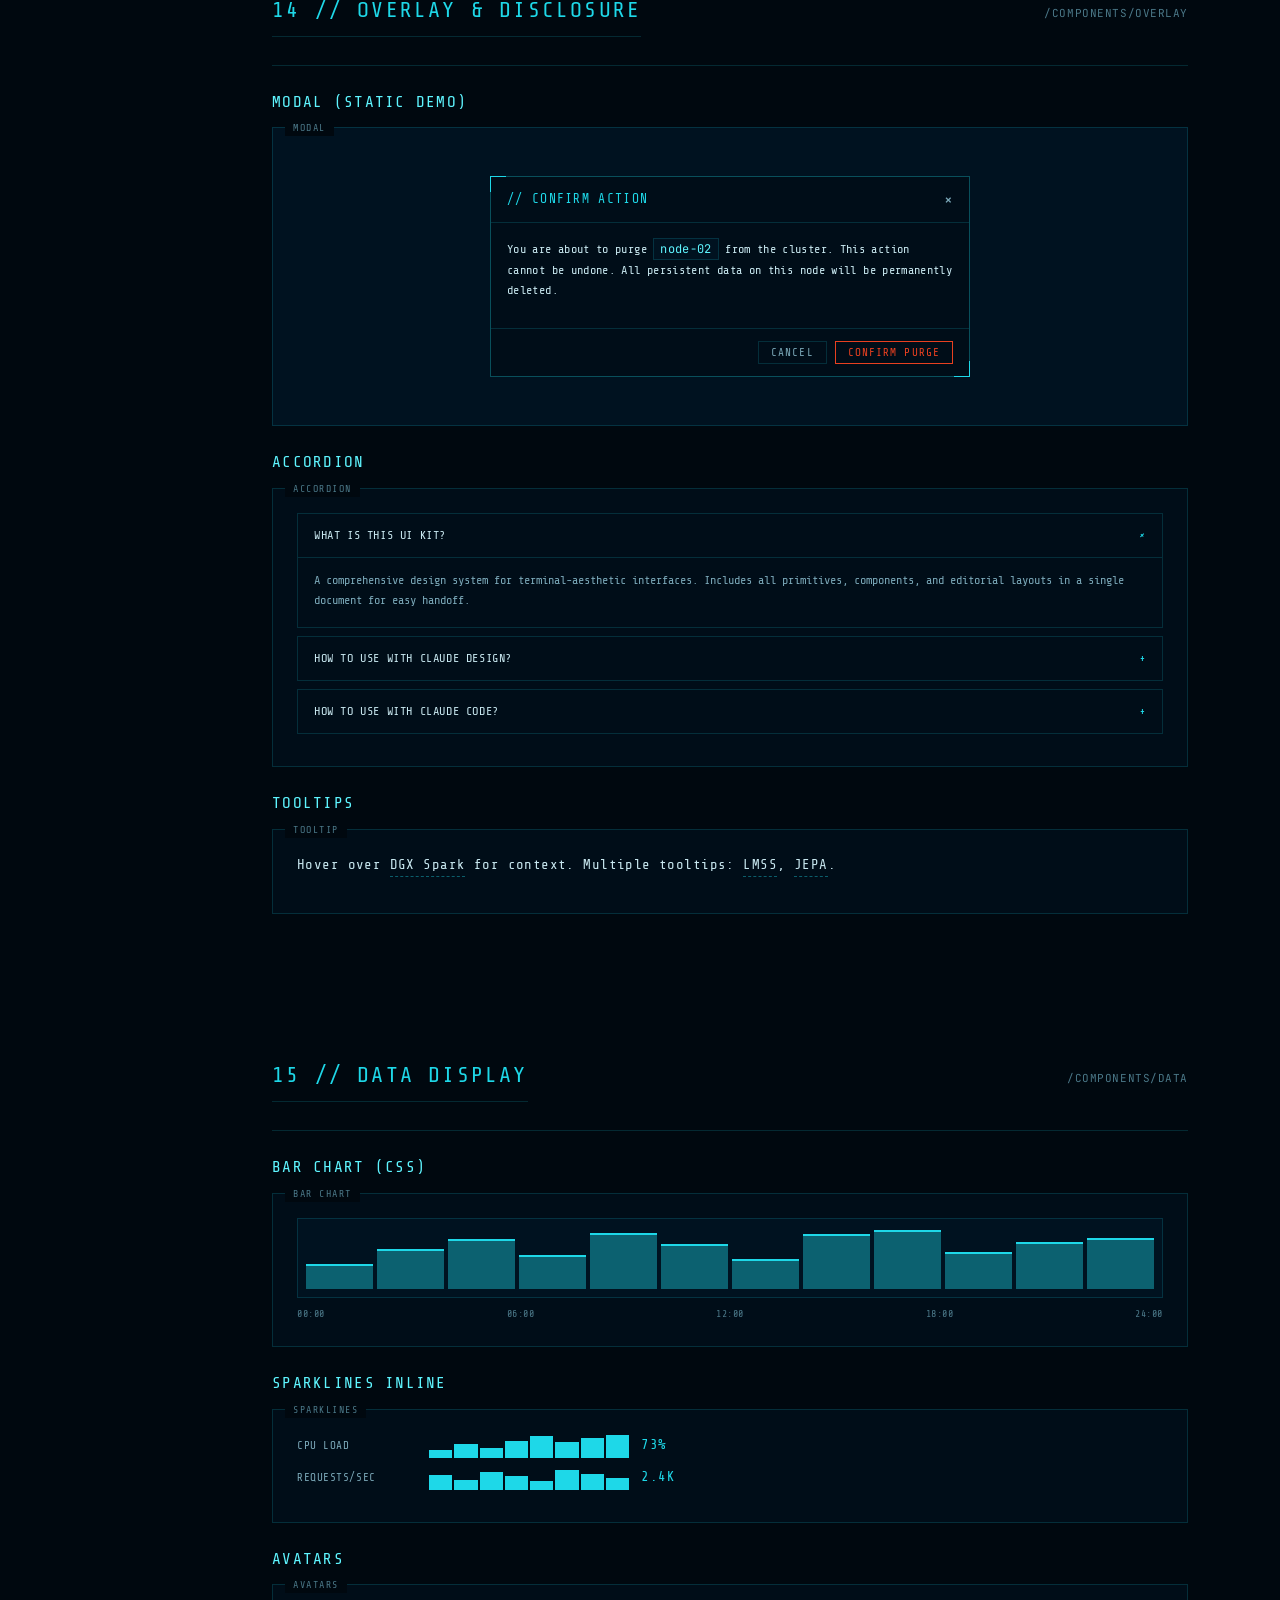
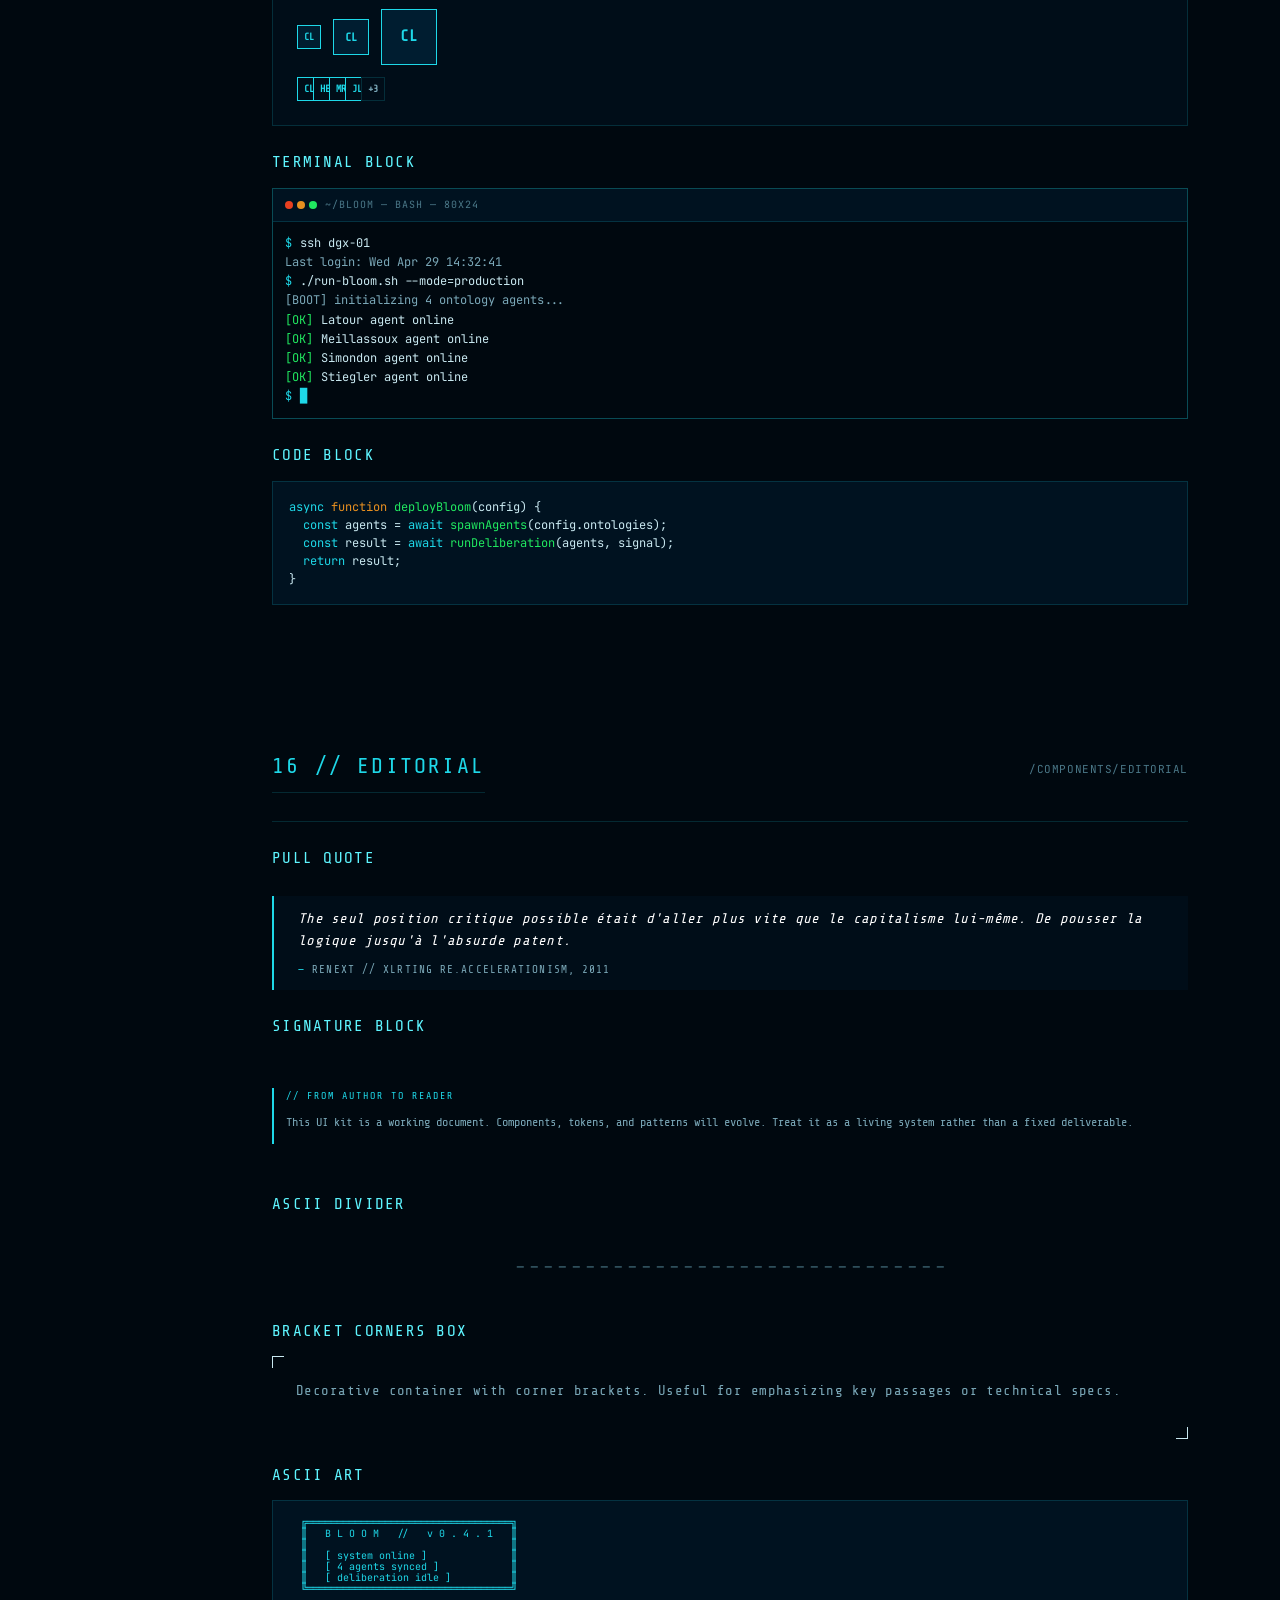
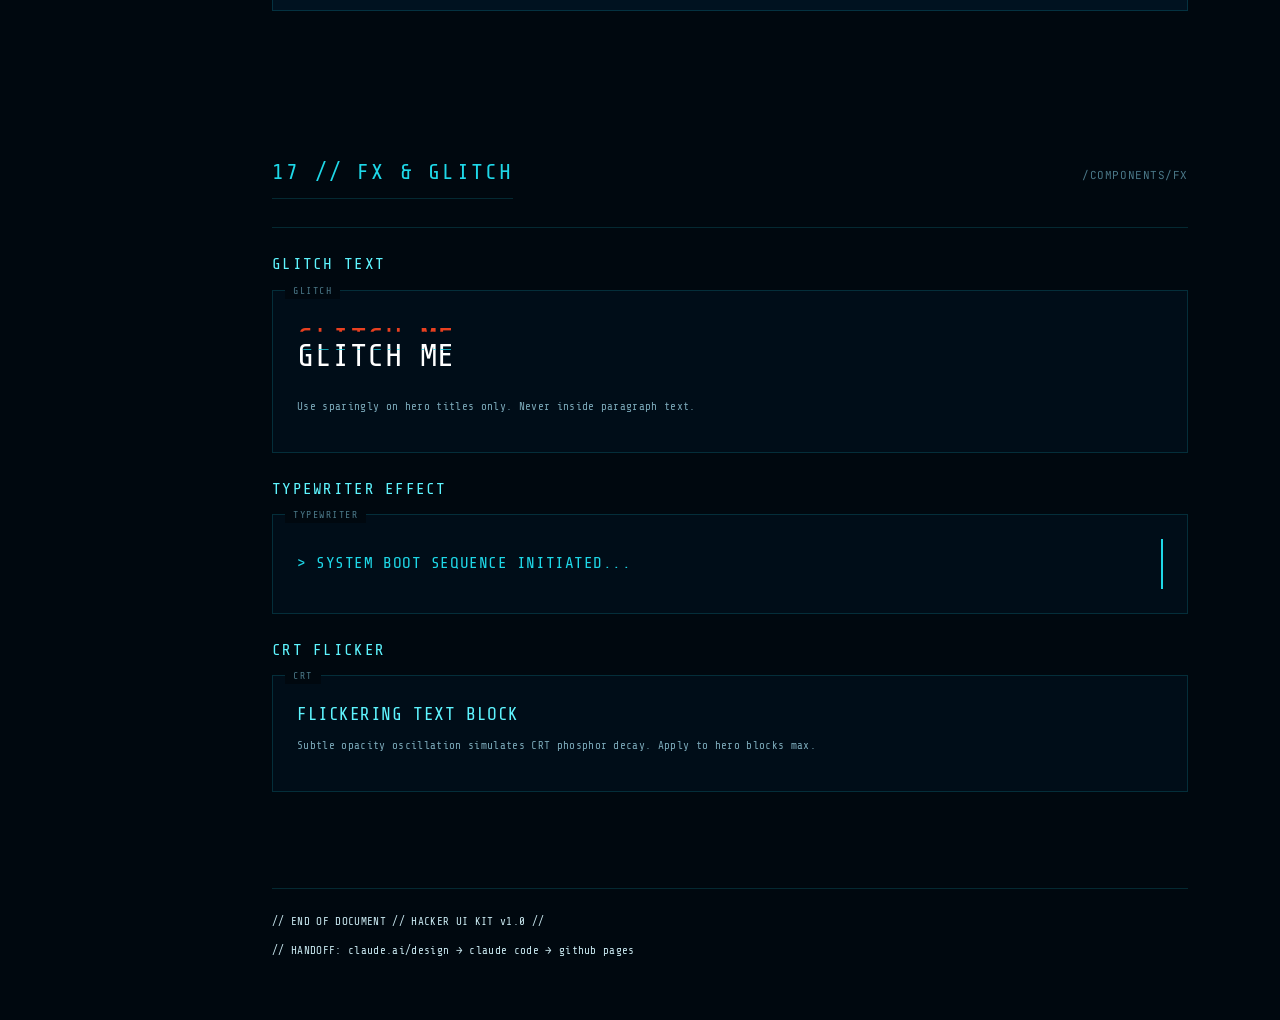
<file: hacker-uikit.html>
<!DOCTYPE html>
<html lang="fr">
<head>
<meta charset="UTF-8">
<meta name="viewport" content="width=device-width, initial-scale=1.0">
<title>HACKER UI KIT // DESIGN SYSTEM v1.0</title>
<link href="https://fonts.googleapis.com/css2?family=Share+Tech+Mono&family=VT323&family=JetBrains+Mono:wght@300;400;500;700&display=swap" rel="stylesheet">
<style>
/* ============================================================
   DESIGN TOKENS - HACKER THEME
   These are the source of truth. All components reference these.
   ============================================================ */
:root {
  /* COLORS - Background scale */
  --bg-0: #00080f;
  --bg-1: #000d18;
  --bg-2: #001220;
  --bg-3: #001d30;
  --bg-4: #002a45;

  /* COLORS - Accents */
  --accent: #1ed8e8;
  --accent-bright: #5ef5ff;
  --accent-dim: rgba(30, 216, 232, 0.4);
  --accent-glow: rgba(30, 216, 232, 0.16);

  /* COLORS - Semantic */
  --red: #e84020;
  --red-dim: rgba(232, 64, 32, 0.4);
  --orange: #e89020;
  --orange-dim: rgba(232, 144, 32, 0.4);
  --green: #20e860;
  --green-dim: rgba(32, 232, 96, 0.4);
  --yellow: #e8d020;

  /* COLORS - Text */
  --text: #c8e8f0;
  --text-bright: #ffffff;
  --text-muted: #7aa8b8;
  --text-dim: #4a7888;

  /* COLORS - Borders */
  --border: rgba(30, 216, 232, 0.16);
  --border-strong: rgba(30, 216, 232, 0.32);
  --border-bright: rgba(30, 216, 232, 0.6);

  /* TYPOGRAPHY */
  --font-mono: 'Share Tech Mono', 'JetBrains Mono', monospace;
  --font-mono-alt: 'JetBrains Mono', monospace;
  --font-pixel: 'VT323', monospace;

  /* SPACING (8pt grid) */
  --s-1: 4px;
  --s-2: 8px;
  --s-3: 12px;
  --s-4: 16px;
  --s-5: 24px;
  --s-6: 32px;
  --s-7: 48px;
  --s-8: 64px;
  --s-9: 96px;

  /* RADII */
  --r-0: 0px;
  --r-1: 2px;
  --r-2: 4px;

  /* TRANSITIONS */
  --t-fast: 0.12s ease;
  --t-base: 0.24s ease;
  --t-slow: 0.4s ease;

  /* LAYOUT */
  --sidebar-w: 240px;
  --content-max: 980px;
}

/* ============================================================
   RESET & BASE
   ============================================================ */
*, *::before, *::after { box-sizing: border-box; margin: 0; padding: 0; }

html { scroll-behavior: smooth; }

body {
  font-family: var(--font-mono);
  background: var(--bg-0);
  color: var(--text);
  font-size: 14px;
  line-height: 1.6;
  letter-spacing: 0.04em;
  text-transform: uppercase;
  min-height: 100vh;
  overflow-x: hidden;
  position: relative;
}

/* Dot grid background */
body::before {
  content: '';
  position: fixed;
  inset: 0;
  background-image: radial-gradient(rgba(30, 216, 232, 0.08) 1px, transparent 1px);
  background-size: 24px 24px;
  pointer-events: none;
  z-index: 0;
}

/* Scanlines overlay */
body::after {
  content: '';
  position: fixed;
  inset: 0;
  background: repeating-linear-gradient(
    0deg,
    transparent 0,
    transparent 2px,
    rgba(30, 216, 232, 0.018) 2px,
    rgba(30, 216, 232, 0.018) 3px
  );
  pointer-events: none;
  z-index: 1;
}

::selection { background: var(--accent); color: var(--bg-0); }

/* Custom scrollbar */
::-webkit-scrollbar { width: 8px; height: 8px; }
::-webkit-scrollbar-track { background: var(--bg-1); }
::-webkit-scrollbar-thumb { background: var(--accent-dim); border-radius: 0; }
::-webkit-scrollbar-thumb:hover { background: var(--accent); }

/* ============================================================
   LAYOUT - Sidebar + Main
   ============================================================ */
.layout {
  display: grid;
  grid-template-columns: var(--sidebar-w) 1fr;
  min-height: 100vh;
  position: relative;
  z-index: 2;
}

.sidebar {
  position: fixed;
  top: 0;
  left: 0;
  width: var(--sidebar-w);
  height: 100vh;
  background: var(--bg-1);
  border-right: 1px solid var(--border);
  padding: var(--s-5) var(--s-4);
  overflow-y: auto;
  z-index: 10;
}

.sidebar-header {
  padding-bottom: var(--s-4);
  border-bottom: 1px solid var(--border);
  margin-bottom: var(--s-4);
}

.sidebar-logo {
  font-family: var(--font-pixel);
  font-size: 28px;
  color: var(--accent);
  letter-spacing: 0.1em;
  line-height: 1;
}

.sidebar-meta {
  font-size: 11px;
  color: var(--text-muted);
  margin-top: var(--s-2);
}

.live-dot {
  display: inline-block;
  width: 8px;
  height: 8px;
  background: var(--green);
  border-radius: 50%;
  margin-right: 6px;
  animation: blink 1.4s infinite;
}

@keyframes blink {
  0%, 100% { opacity: 1; }
  50% { opacity: 0.2; }
}

.sidebar-clock {
  font-family: var(--font-mono);
  font-size: 12px;
  color: var(--accent);
  margin-top: var(--s-2);
}

.sidebar-section {
  margin-bottom: var(--s-5);
}

.sidebar-section-label {
  font-size: 10px;
  color: var(--text-dim);
  letter-spacing: 0.15em;
  margin-bottom: var(--s-2);
}

.sidebar-nav { list-style: none; }

.sidebar-nav a {
  display: block;
  padding: var(--s-2) var(--s-3);
  color: var(--text-muted);
  text-decoration: none;
  font-size: 12px;
  border-left: 2px solid transparent;
  transition: var(--t-fast);
}

.sidebar-nav a:hover {
  color: var(--accent);
  background: var(--bg-2);
  border-left-color: var(--accent-dim);
}

.sidebar-nav a.active {
  color: var(--accent-bright);
  background: var(--bg-2);
  border-left-color: var(--accent);
}

.sidebar-footer {
  position: absolute;
  bottom: var(--s-4);
  left: var(--s-4);
  right: var(--s-4);
  font-size: 10px;
  color: var(--text-dim);
  border-top: 1px solid var(--border);
  padding-top: var(--s-3);
}

.main {
  grid-column: 2;
  padding: var(--s-7) var(--s-6);
  max-width: var(--content-max);
}

/* ============================================================
   TYPOGRAPHY
   ============================================================ */
h1, h2, h3, h4, h5, h6 {
  font-family: var(--font-mono);
  font-weight: normal;
  letter-spacing: 0.06em;
  text-transform: uppercase;
  color: var(--text-bright);
}

h1 {
  font-size: 32px;
  line-height: 1.1;
  margin-bottom: var(--s-4);
  position: relative;
  display: inline-block;
}

h1::before {
  content: '> ';
  color: var(--accent);
}

h2 {
  font-size: 22px;
  color: var(--accent);
  margin: var(--s-7) 0 var(--s-4);
  padding-bottom: var(--s-2);
  border-bottom: 1px solid var(--border);
  letter-spacing: 0.1em;
}

h3 {
  font-size: 16px;
  color: var(--accent-bright);
  margin: var(--s-5) 0 var(--s-3);
  letter-spacing: 0.08em;
}

h4 {
  font-size: 13px;
  color: var(--text-muted);
  margin: var(--s-4) 0 var(--s-2);
}

p {
  margin-bottom: var(--s-3);
  text-transform: none;
  letter-spacing: 0.03em;
  color: var(--text);
}

a {
  color: var(--accent);
  text-decoration: none;
  border-bottom: 1px solid var(--accent-dim);
  transition: var(--t-fast);
}

a:hover {
  color: var(--accent-bright);
  border-bottom-color: var(--accent);
}

code, pre, kbd {
  font-family: var(--font-mono-alt);
  background: var(--bg-2);
  padding: 2px 6px;
  border-radius: 0;
  font-size: 12px;
  color: var(--accent-bright);
  border: 1px solid var(--border);
}

kbd {
  border-bottom-width: 2px;
  padding: 1px 6px;
}

pre {
  padding: var(--s-4);
  overflow-x: auto;
  font-size: 12px;
  line-height: 1.5;
  text-transform: none;
  letter-spacing: 0;
}

pre code {
  background: none;
  border: none;
  padding: 0;
  color: var(--text);
}

.text-bright { color: var(--text-bright); }
.text-muted { color: var(--text-muted); }
.text-dim { color: var(--text-dim); }
.text-accent { color: var(--accent); }
.text-red { color: var(--red); }
.text-orange { color: var(--orange); }
.text-green { color: var(--green); }
.text-yellow { color: var(--yellow); }

.label {
  font-size: 10px;
  color: var(--text-dim);
  letter-spacing: 0.2em;
  margin-bottom: var(--s-2);
  display: block;
}

.eyebrow {
  font-size: 11px;
  color: var(--accent);
  letter-spacing: 0.18em;
  margin-bottom: var(--s-2);
}

/* ============================================================
   SECTION SCAFFOLDING
   ============================================================ */
.section {
  margin-bottom: var(--s-9);
  scroll-margin-top: var(--s-5);
}

.section-header {
  display: flex;
  align-items: baseline;
  justify-content: space-between;
  margin-bottom: var(--s-5);
  padding-bottom: var(--s-3);
  border-bottom: 1px solid var(--border);
}

.section-id {
  font-family: var(--font-mono-alt);
  color: var(--text-dim);
  font-size: 11px;
}

.demo-grid {
  display: grid;
  gap: var(--s-4);
}

.demo-grid-2 { grid-template-columns: repeat(2, 1fr); }
.demo-grid-3 { grid-template-columns: repeat(3, 1fr); }
.demo-grid-4 { grid-template-columns: repeat(4, 1fr); }
.demo-grid-auto { grid-template-columns: repeat(auto-fill, minmax(200px, 1fr)); }

@media (max-width: 768px) {
  .demo-grid-2, .demo-grid-3, .demo-grid-4 { grid-template-columns: 1fr; }
}

.demo-block {
  border: 1px solid var(--border);
  background: var(--bg-1);
  padding: var(--s-5);
  position: relative;
}

.demo-block::before {
  content: attr(data-label);
  position: absolute;
  top: -8px;
  left: var(--s-3);
  background: var(--bg-0);
  padding: 0 var(--s-2);
  font-size: 10px;
  color: var(--text-dim);
  letter-spacing: 0.15em;
}

/* ============================================================
   COLOR SWATCHES
   ============================================================ */
.swatch {
  border: 1px solid var(--border);
  background: var(--bg-1);
  padding: var(--s-3);
  font-size: 11px;
}

.swatch-color {
  height: 60px;
  margin-bottom: var(--s-2);
  border: 1px solid var(--border);
}

.swatch-name {
  color: var(--accent-bright);
  font-size: 12px;
  margin-bottom: 2px;
}

.swatch-value {
  color: var(--text-muted);
  font-size: 10px;
  text-transform: lowercase;
  letter-spacing: 0;
}

.swatch-token {
  color: var(--text-dim);
  font-size: 10px;
  letter-spacing: 0;
  text-transform: lowercase;
}

/* ============================================================
   BUTTONS
   ============================================================ */
.btn {
  display: inline-flex;
  align-items: center;
  justify-content: center;
  gap: var(--s-2);
  padding: var(--s-2) var(--s-4);
  background: transparent;
  color: var(--accent);
  border: 1px solid var(--accent);
  font-family: var(--font-mono);
  font-size: 12px;
  letter-spacing: 0.1em;
  text-transform: uppercase;
  cursor: pointer;
  transition: var(--t-fast);
  position: relative;
  overflow: hidden;
  text-decoration: none;
}

.btn:hover {
  background: var(--accent);
  color: var(--bg-0);
  border-color: var(--accent);
}

.btn:active {
  transform: translateY(1px);
}

.btn:focus-visible {
  outline: 2px solid var(--accent-bright);
  outline-offset: 2px;
}

.btn[disabled] {
  opacity: 0.4;
  cursor: not-allowed;
  pointer-events: none;
}

/* Button variants */
.btn-primary {
  background: var(--accent);
  color: var(--bg-0);
  border-color: var(--accent);
}

.btn-primary:hover {
  background: var(--accent-bright);
  border-color: var(--accent-bright);
  color: var(--bg-0);
}

.btn-ghost {
  border-color: var(--border);
  color: var(--text-muted);
}

.btn-ghost:hover {
  border-color: var(--accent);
  color: var(--accent);
  background: transparent;
}

.btn-danger {
  border-color: var(--red);
  color: var(--red);
}

.btn-danger:hover {
  background: var(--red);
  color: var(--bg-0);
}

.btn-warning {
  border-color: var(--orange);
  color: var(--orange);
}

.btn-warning:hover {
  background: var(--orange);
  color: var(--bg-0);
}

.btn-success {
  border-color: var(--green);
  color: var(--green);
}

.btn-success:hover {
  background: var(--green);
  color: var(--bg-0);
}

/* Button sizes */
.btn-sm { padding: 4px var(--s-3); font-size: 11px; }
.btn-lg { padding: var(--s-3) var(--s-5); font-size: 14px; }
.btn-block { display: flex; width: 100%; }

/* Button with prefix indicator */
.btn-prefix::before {
  content: '> ';
  color: inherit;
  margin-right: 4px;
}

/* Icon button */
.btn-icon {
  width: 36px;
  height: 36px;
  padding: 0;
}

/* Glitch button */
.btn-glitch {
  position: relative;
}

.btn-glitch::before,
.btn-glitch::after {
  content: attr(data-text);
  position: absolute;
  inset: 0;
  display: flex;
  align-items: center;
  justify-content: center;
  opacity: 0;
  pointer-events: none;
}

.btn-glitch:hover::before {
  opacity: 0.8;
  color: var(--red);
  transform: translate(-2px, 0);
  animation: glitch-1 0.3s infinite;
}

.btn-glitch:hover::after {
  opacity: 0.8;
  color: var(--orange);
  transform: translate(2px, 0);
  animation: glitch-2 0.3s infinite;
}

@keyframes glitch-1 {
  0%, 100% { transform: translate(-2px, 0); }
  50% { transform: translate(-1px, 1px); }
}

@keyframes glitch-2 {
  0%, 100% { transform: translate(2px, 0); }
  50% { transform: translate(1px, -1px); }
}

/* ============================================================
   FORMS - Inputs, Textareas, Selects
   ============================================================ */
.form-group {
  margin-bottom: var(--s-4);
}

.form-label {
  display: block;
  font-size: 11px;
  color: var(--text-muted);
  letter-spacing: 0.15em;
  margin-bottom: var(--s-2);
  text-transform: uppercase;
}

.form-label::before {
  content: '// ';
  color: var(--accent-dim);
}

.input,
.textarea,
.select {
  width: 100%;
  padding: var(--s-2) var(--s-3);
  background: var(--bg-2);
  color: var(--text-bright);
  border: 1px solid var(--border);
  font-family: var(--font-mono);
  font-size: 13px;
  letter-spacing: 0.05em;
  transition: var(--t-fast);
  outline: none;
}

.input:focus,
.textarea:focus,
.select:focus {
  border-color: var(--accent);
  background: var(--bg-3);
  box-shadow: 0 0 0 2px var(--accent-glow);
}

.input::placeholder,
.textarea::placeholder {
  color: var(--text-dim);
  text-transform: uppercase;
}

.textarea {
  min-height: 100px;
  resize: vertical;
  font-family: var(--font-mono-alt);
  text-transform: none;
  letter-spacing: 0;
}

.select {
  appearance: none;
  background-image: linear-gradient(45deg, transparent 50%, var(--accent) 50%),
                    linear-gradient(135deg, var(--accent) 50%, transparent 50%);
  background-position: calc(100% - 16px) center, calc(100% - 11px) center;
  background-size: 5px 5px, 5px 5px;
  background-repeat: no-repeat;
  padding-right: var(--s-7);
  cursor: pointer;
}

.input-prefix {
  display: flex;
  align-items: stretch;
}

.input-prefix-label {
  display: flex;
  align-items: center;
  padding: 0 var(--s-3);
  background: var(--bg-3);
  border: 1px solid var(--border);
  border-right: none;
  color: var(--accent);
  font-size: 12px;
}

.input-prefix .input {
  flex: 1;
}

.form-hint {
  font-size: 10px;
  color: var(--text-dim);
  margin-top: 4px;
  text-transform: uppercase;
  letter-spacing: 0.1em;
}

.form-error {
  font-size: 10px;
  color: var(--red);
  margin-top: 4px;
  text-transform: uppercase;
  letter-spacing: 0.1em;
}

.form-error::before {
  content: '! ';
}

/* Checkbox & Radio */
.check-group {
  display: flex;
  align-items: center;
  gap: var(--s-2);
  cursor: pointer;
  margin-bottom: var(--s-2);
  user-select: none;
}

.check-input {
  appearance: none;
  width: 16px;
  height: 16px;
  background: var(--bg-2);
  border: 1px solid var(--border);
  cursor: pointer;
  flex-shrink: 0;
  position: relative;
  transition: var(--t-fast);
}

.check-input:checked {
  background: var(--accent);
  border-color: var(--accent);
}

.check-input:checked::after {
  content: '';
  position: absolute;
  top: 2px;
  left: 5px;
  width: 4px;
  height: 8px;
  border: solid var(--bg-0);
  border-width: 0 2px 2px 0;
  transform: rotate(45deg);
}

.check-input[type="radio"] {
  border-radius: 50%;
}

.check-input[type="radio"]:checked::after {
  content: '';
  position: absolute;
  inset: 3px;
  background: var(--bg-0);
  border: none;
  transform: none;
  border-radius: 50%;
}

.check-input:focus-visible {
  outline: 2px solid var(--accent-bright);
  outline-offset: 2px;
}

.check-label {
  font-size: 12px;
  color: var(--text);
}

/* Toggle Switch */
.toggle {
  position: relative;
  display: inline-block;
  width: 44px;
  height: 22px;
  cursor: pointer;
}

.toggle input {
  opacity: 0;
  width: 0;
  height: 0;
}

.toggle-track {
  position: absolute;
  inset: 0;
  background: var(--bg-3);
  border: 1px solid var(--border);
  transition: var(--t-fast);
}

.toggle-thumb {
  position: absolute;
  top: 2px;
  left: 2px;
  width: 16px;
  height: 16px;
  background: var(--text-muted);
  transition: var(--t-fast);
}

.toggle input:checked ~ .toggle-track {
  background: var(--accent-glow);
  border-color: var(--accent);
}

.toggle input:checked ~ .toggle-thumb {
  left: 24px;
  background: var(--accent);
}

/* Range Slider */
.range {
  width: 100%;
  appearance: none;
  height: 4px;
  background: var(--bg-3);
  outline: none;
  border: 1px solid var(--border);
}

.range::-webkit-slider-thumb {
  appearance: none;
  width: 14px;
  height: 18px;
  background: var(--accent);
  cursor: pointer;
  border: 1px solid var(--accent-bright);
}

.range::-moz-range-thumb {
  width: 14px;
  height: 18px;
  background: var(--accent);
  cursor: pointer;
  border: 1px solid var(--accent-bright);
  border-radius: 0;
}

.range-row {
  display: flex;
  align-items: center;
  gap: var(--s-3);
}

.range-value {
  font-family: var(--font-mono-alt);
  color: var(--accent);
  font-size: 12px;
  min-width: 40px;
  text-align: right;
}

/* File input (custom) */
.file-input {
  display: block;
  border: 1px dashed var(--border-strong);
  background: var(--bg-2);
  padding: var(--s-5);
  text-align: center;
  cursor: pointer;
  transition: var(--t-fast);
}

.file-input:hover {
  border-color: var(--accent);
  background: var(--bg-3);
}

.file-input input { display: none; }

.file-input-icon {
  font-size: 24px;
  color: var(--accent);
  margin-bottom: var(--s-2);
}

/* ============================================================
   CARDS
   ============================================================ */
.card {
  border: 1px solid var(--border);
  background: var(--bg-1);
  padding: var(--s-5);
  position: relative;
  transition: var(--t-fast);
}

.card:hover {
  border-color: var(--border-strong);
}

.card-bordered-accent {
  border-left: 2px solid var(--accent);
}

.card-elevated {
  background: var(--bg-2);
  border-color: var(--border-strong);
}

.card-header {
  display: flex;
  align-items: baseline;
  justify-content: space-between;
  margin-bottom: var(--s-3);
  padding-bottom: var(--s-3);
  border-bottom: 1px solid var(--border);
}

.card-title {
  font-size: 14px;
  color: var(--accent);
  letter-spacing: 0.08em;
}

.card-meta {
  font-size: 10px;
  color: var(--text-dim);
}

.card-body { color: var(--text); }

.card-footer {
  margin-top: var(--s-4);
  padding-top: var(--s-3);
  border-top: 1px solid var(--border);
  display: flex;
  justify-content: space-between;
  align-items: center;
  font-size: 11px;
  color: var(--text-muted);
}

/* KPI Card */
.kpi {
  border: 1px solid var(--border);
  background: var(--bg-1);
  padding: var(--s-4);
  position: relative;
}

.kpi-corner {
  position: absolute;
  top: -1px;
  right: -1px;
  width: 12px;
  height: 12px;
  border-top: 1px solid var(--accent);
  border-right: 1px solid var(--accent);
}

.kpi-label {
  font-size: 10px;
  color: var(--text-dim);
  letter-spacing: 0.15em;
  margin-bottom: var(--s-2);
}

.kpi-value {
  font-family: var(--font-pixel);
  font-size: 36px;
  color: var(--accent-bright);
  line-height: 1;
  letter-spacing: 0.05em;
}

.kpi-delta {
  font-size: 11px;
  margin-top: var(--s-2);
  display: flex;
  align-items: center;
  gap: 4px;
}

.kpi-delta-up { color: var(--green); }
.kpi-delta-down { color: var(--red); }

/* ============================================================
   BADGES & TAGS
   ============================================================ */
.badge {
  display: inline-block;
  padding: 2px var(--s-2);
  font-size: 10px;
  letter-spacing: 0.15em;
  border: 1px solid var(--border);
  background: var(--bg-2);
  color: var(--text-muted);
  text-transform: uppercase;
}

.badge-accent { border-color: var(--accent-dim); color: var(--accent); }
.badge-red { border-color: var(--red-dim); color: var(--red); background: rgba(232, 64, 32, 0.08); }
.badge-orange { border-color: var(--orange-dim); color: var(--orange); background: rgba(232, 144, 32, 0.08); }
.badge-green { border-color: var(--green-dim); color: var(--green); background: rgba(32, 232, 96, 0.08); }
.badge-solid { background: var(--accent); color: var(--bg-0); border-color: var(--accent); }

.tag {
  display: inline-flex;
  align-items: center;
  gap: 4px;
  padding: 2px var(--s-2);
  font-size: 10px;
  border: 1px solid var(--border);
  background: var(--bg-2);
  color: var(--text-muted);
  cursor: pointer;
  transition: var(--t-fast);
}

.tag::before { content: '#'; color: var(--accent-dim); }

.tag:hover { border-color: var(--accent); color: var(--accent); }

.tag-close {
  margin-left: 4px;
  cursor: pointer;
  color: var(--text-dim);
}

.tag-close:hover { color: var(--red); }

/* Status pill */
.status-pill {
  display: inline-flex;
  align-items: center;
  gap: 6px;
  padding: 2px var(--s-2);
  font-size: 10px;
  letter-spacing: 0.1em;
  border: 1px solid var(--border);
  background: var(--bg-2);
}

.status-dot {
  width: 6px;
  height: 6px;
  border-radius: 50%;
  background: var(--text-muted);
}

.status-pill.online .status-dot { background: var(--green); animation: blink 1.4s infinite; }
.status-pill.warning .status-dot { background: var(--orange); }
.status-pill.error .status-dot { background: var(--red); }
.status-pill.idle .status-dot { background: var(--text-dim); }

/* ============================================================
   ALERTS
   ============================================================ */
.alert {
  display: flex;
  gap: var(--s-3);
  padding: var(--s-3) var(--s-4);
  border: 1px solid var(--border);
  background: var(--bg-1);
  font-size: 12px;
  margin-bottom: var(--s-3);
}

.alert-icon {
  flex-shrink: 0;
  width: 20px;
  height: 20px;
  display: flex;
  align-items: center;
  justify-content: center;
  font-family: var(--font-pixel);
  font-size: 18px;
}

.alert-content { flex: 1; }
.alert-title { font-weight: bold; margin-bottom: 2px; }
.alert-body { color: var(--text-muted); font-size: 11px; }

.alert-info { border-color: var(--accent-dim); }
.alert-info .alert-icon { color: var(--accent); }
.alert-info .alert-title { color: var(--accent); }

.alert-success { border-color: var(--green-dim); background: rgba(32, 232, 96, 0.04); }
.alert-success .alert-icon { color: var(--green); }
.alert-success .alert-title { color: var(--green); }

.alert-warning { border-color: var(--orange-dim); background: rgba(232, 144, 32, 0.04); }
.alert-warning .alert-icon { color: var(--orange); }
.alert-warning .alert-title { color: var(--orange); }

.alert-error { border-color: var(--red-dim); background: rgba(232, 64, 32, 0.04); }
.alert-error .alert-icon { color: var(--red); }
.alert-error .alert-title { color: var(--red); }

/* ============================================================
   TABLES
   ============================================================ */
.table {
  width: 100%;
  border-collapse: collapse;
  font-size: 12px;
}

.table th,
.table td {
  padding: var(--s-2) var(--s-3);
  text-align: left;
  border-bottom: 1px solid var(--border);
}

.table th {
  background: var(--bg-2);
  color: var(--text-dim);
  font-weight: normal;
  font-size: 10px;
  letter-spacing: 0.15em;
  border-bottom-color: var(--border-strong);
}

.table tbody tr:hover {
  background: var(--bg-2);
}

.table-numeric {
  font-family: var(--font-mono-alt);
  color: var(--accent-bright);
  text-align: right;
}

/* ============================================================
   NAVIGATION - Tabs, Breadcrumbs, Pagination
   ============================================================ */
.tabs {
  display: flex;
  border-bottom: 1px solid var(--border);
  margin-bottom: var(--s-4);
  gap: 0;
}

.tab {
  padding: var(--s-2) var(--s-4);
  background: transparent;
  border: none;
  color: var(--text-muted);
  font-family: var(--font-mono);
  font-size: 12px;
  letter-spacing: 0.1em;
  text-transform: uppercase;
  cursor: pointer;
  border-bottom: 2px solid transparent;
  margin-bottom: -1px;
  transition: var(--t-fast);
}

.tab:hover { color: var(--accent); }
.tab.active {
  color: var(--accent-bright);
  border-bottom-color: var(--accent);
}

.breadcrumbs {
  display: flex;
  align-items: center;
  gap: var(--s-2);
  font-size: 11px;
  color: var(--text-muted);
  margin-bottom: var(--s-3);
}

.breadcrumbs a { border: none; color: var(--text-muted); }
.breadcrumbs a:hover { color: var(--accent); }
.breadcrumb-sep { color: var(--text-dim); }
.breadcrumb-current { color: var(--accent); }

.pagination {
  display: flex;
  gap: 2px;
  font-size: 12px;
}

.pagination button {
  width: 32px;
  height: 32px;
  background: var(--bg-2);
  border: 1px solid var(--border);
  color: var(--text-muted);
  font-family: var(--font-mono);
  cursor: pointer;
  transition: var(--t-fast);
}

.pagination button:hover {
  border-color: var(--accent);
  color: var(--accent);
}

.pagination button.active {
  background: var(--accent);
  color: var(--bg-0);
  border-color: var(--accent);
}

/* ============================================================
   PROGRESS & LOADERS
   ============================================================ */
.progress {
  width: 100%;
  height: 4px;
  background: var(--bg-3);
  border: 1px solid var(--border);
  position: relative;
  overflow: hidden;
}

.progress-bar {
  height: 100%;
  background: var(--accent);
  transition: width 0.4s ease;
  position: relative;
}

.progress-bar::after {
  content: '';
  position: absolute;
  inset: 0;
  background: linear-gradient(90deg, transparent, var(--accent-bright), transparent);
  animation: shimmer 2s infinite;
}

@keyframes shimmer {
  0% { transform: translateX(-100%); }
  100% { transform: translateX(100%); }
}

.progress-labeled {
  display: flex;
  justify-content: space-between;
  margin-bottom: 4px;
  font-size: 10px;
  letter-spacing: 0.1em;
}

.spinner {
  display: inline-block;
  width: 16px;
  height: 16px;
  border: 2px solid var(--border);
  border-top-color: var(--accent);
  border-radius: 50%;
  animation: spin 0.8s linear infinite;
}

@keyframes spin {
  to { transform: rotate(360deg); }
}

.dots-loader {
  display: inline-flex;
  gap: 4px;
}

.dots-loader span {
  width: 6px;
  height: 6px;
  background: var(--accent);
  animation: bounce 1.4s infinite ease-in-out;
}

.dots-loader span:nth-child(2) { animation-delay: 0.16s; }
.dots-loader span:nth-child(3) { animation-delay: 0.32s; }

@keyframes bounce {
  0%, 80%, 100% { opacity: 0.3; transform: scale(0.8); }
  40% { opacity: 1; transform: scale(1); }
}

.terminal-loader {
  font-family: var(--font-mono);
  color: var(--accent);
  font-size: 12px;
}

.terminal-loader::after {
  content: '_';
  animation: blink 1s infinite;
}

/* ============================================================
   TERMINAL & CODE BLOCKS
   ============================================================ */
.terminal {
  background: var(--bg-0);
  border: 1px solid var(--border-strong);
  font-family: var(--font-mono-alt);
  font-size: 12px;
  text-transform: none;
  letter-spacing: 0;
}

.terminal-header {
  background: var(--bg-2);
  padding: var(--s-2) var(--s-3);
  border-bottom: 1px solid var(--border);
  display: flex;
  align-items: center;
  gap: var(--s-2);
  font-size: 10px;
  letter-spacing: 0.1em;
  text-transform: uppercase;
  color: var(--text-dim);
}

.terminal-dots {
  display: flex;
  gap: 4px;
}

.terminal-dots span {
  width: 8px;
  height: 8px;
  border-radius: 50%;
  background: var(--bg-4);
}

.terminal-dots span:first-child { background: var(--red); }
.terminal-dots span:nth-child(2) { background: var(--orange); }
.terminal-dots span:nth-child(3) { background: var(--green); }

.terminal-body {
  padding: var(--s-3);
  line-height: 1.6;
  min-height: 120px;
  color: var(--text);
}

.terminal-line {
  display: flex;
  gap: var(--s-2);
}

.terminal-prompt { color: var(--accent); flex-shrink: 0; }
.terminal-output { color: var(--text-muted); }
.terminal-success { color: var(--green); }
.terminal-error { color: var(--red); }
.terminal-cursor::after {
  content: '█';
  animation: blink 1s infinite;
  color: var(--accent);
}

/* ============================================================
   MODAL / DIALOG
   ============================================================ */
.modal-backdrop {
  position: fixed;
  inset: 0;
  background: rgba(0, 8, 15, 0.85);
  backdrop-filter: blur(2px);
  display: flex;
  align-items: center;
  justify-content: center;
  z-index: 100;
  padding: var(--s-5);
}

.modal {
  background: var(--bg-1);
  border: 1px solid var(--border-strong);
  max-width: 480px;
  width: 100%;
  position: relative;
}

.modal::before,
.modal::after {
  content: '';
  position: absolute;
  width: 16px;
  height: 16px;
  border: 1px solid var(--accent);
}

.modal::before {
  top: -1px;
  left: -1px;
  border-right: none;
  border-bottom: none;
}

.modal::after {
  bottom: -1px;
  right: -1px;
  border-left: none;
  border-top: none;
}

.modal-header {
  padding: var(--s-3) var(--s-4);
  border-bottom: 1px solid var(--border);
  display: flex;
  justify-content: space-between;
  align-items: center;
}

.modal-title {
  font-size: 13px;
  color: var(--accent);
  letter-spacing: 0.1em;
}

.modal-close {
  background: none;
  border: none;
  color: var(--text-muted);
  cursor: pointer;
  font-family: var(--font-mono);
  font-size: 16px;
}

.modal-close:hover { color: var(--red); }

.modal-body { padding: var(--s-4); font-size: 12px; line-height: 1.7; color: var(--text); }

.modal-footer {
  padding: var(--s-3) var(--s-4);
  border-top: 1px solid var(--border);
  display: flex;
  justify-content: flex-end;
  gap: var(--s-2);
}

/* ============================================================
   ACCORDION
   ============================================================ */
.accordion-item {
  border: 1px solid var(--border);
  background: var(--bg-1);
  margin-bottom: var(--s-2);
}

.accordion-header {
  padding: var(--s-3) var(--s-4);
  cursor: pointer;
  display: flex;
  justify-content: space-between;
  align-items: center;
  user-select: none;
  font-size: 12px;
  color: var(--text);
  letter-spacing: 0.05em;
}

.accordion-header:hover { color: var(--accent); }

.accordion-icon {
  color: var(--accent);
  transition: var(--t-fast);
  font-family: var(--font-pixel);
}

.accordion-item.open .accordion-icon { transform: rotate(45deg); }

.accordion-body {
  padding: 0 var(--s-4);
  max-height: 0;
  overflow: hidden;
  transition: max-height 0.3s ease, padding 0.3s ease;
  font-size: 12px;
  color: var(--text-muted);
  text-transform: none;
  letter-spacing: 0;
  line-height: 1.7;
}

.accordion-item.open .accordion-body {
  max-height: 400px;
  padding: var(--s-3) var(--s-4) var(--s-4);
  border-top: 1px solid var(--border);
}

/* ============================================================
   TOOLTIPS
   ============================================================ */
.tooltip-wrap {
  position: relative;
  display: inline-block;
  cursor: help;
  border-bottom: 1px dashed var(--accent-dim);
}

.tooltip-wrap::after {
  content: attr(data-tooltip);
  position: absolute;
  bottom: calc(100% + 8px);
  left: 50%;
  transform: translateX(-50%);
  padding: 4px var(--s-2);
  background: var(--bg-3);
  border: 1px solid var(--accent);
  color: var(--accent-bright);
  font-size: 10px;
  letter-spacing: 0.1em;
  white-space: nowrap;
  opacity: 0;
  pointer-events: none;
  transition: var(--t-fast);
}

.tooltip-wrap:hover::after {
  opacity: 1;
  bottom: calc(100% + 4px);
}

/* ============================================================
   PULL QUOTE / EDITORIAL
   ============================================================ */
.pull-quote {
  border-left: 2px solid var(--accent);
  padding: var(--s-3) var(--s-5);
  margin: var(--s-5) 0;
  background: var(--bg-1);
  font-size: 14px;
  line-height: 1.6;
  color: var(--text-bright);
  text-transform: none;
  letter-spacing: 0.02em;
  font-style: italic;
}

.pull-quote-attr {
  display: block;
  margin-top: var(--s-2);
  font-size: 11px;
  color: var(--text-muted);
  font-style: normal;
  letter-spacing: 0.1em;
  text-transform: uppercase;
}

.pull-quote-attr::before { content: '— '; color: var(--accent); }

/* ============================================================
   SIGNATURE BLOCK
   ============================================================ */
.signature {
  display: flex;
  gap: var(--s-3);
  margin: var(--s-7) 0;
}

.sig-bar {
  width: 2px;
  background: var(--accent);
  flex-shrink: 0;
}

.sig-body { flex: 1; }
.sig-from {
  font-size: 10px;
  letter-spacing: 0.2em;
  color: var(--accent);
  margin-bottom: var(--s-2);
}
.sig-text { font-size: 12px; color: var(--text-muted); line-height: 1.7; text-transform: none; letter-spacing: 0; }

/* ============================================================
   ASCII / DECORATIVE
   ============================================================ */
.ascii-divider {
  font-family: var(--font-mono-alt);
  color: var(--text-dim);
  font-size: 11px;
  letter-spacing: 0;
  white-space: pre;
  text-align: center;
  margin: var(--s-5) 0;
  user-select: none;
}

.ascii-art {
  font-family: var(--font-mono-alt);
  color: var(--accent);
  font-size: 10px;
  line-height: 1.1;
  letter-spacing: 0;
  white-space: pre;
  text-transform: none;
}

.bracket-corners {
  position: relative;
  padding: var(--s-5);
}

.bracket-corners::before,
.bracket-corners::after {
  content: '';
  position: absolute;
  width: 12px;
  height: 12px;
  border-color: var(--accent);
}

.bracket-corners::before {
  top: 0;
  left: 0;
  border-top: 1px solid;
  border-left: 1px solid;
}

.bracket-corners::after {
  bottom: 0;
  right: 0;
  border-bottom: 1px solid;
  border-right: 1px solid;
}

/* ============================================================
   CHARTS - Simple bar / sparkline (CSS only)
   ============================================================ */
.bar-chart {
  display: flex;
  align-items: flex-end;
  gap: 4px;
  height: 80px;
  padding: var(--s-2);
  border: 1px solid var(--border);
  background: var(--bg-2);
}

.bar {
  flex: 1;
  background: var(--accent-dim);
  border-top: 2px solid var(--accent);
  transition: var(--t-fast);
}

.bar:hover { background: var(--accent); }

.sparkline {
  display: flex;
  align-items: flex-end;
  gap: 2px;
  height: 24px;
}

.sparkline span {
  flex: 1;
  background: var(--accent);
  min-height: 2px;
}

/* ============================================================
   AVATARS
   ============================================================ */
.avatar {
  display: inline-flex;
  align-items: center;
  justify-content: center;
  width: 36px;
  height: 36px;
  background: var(--bg-3);
  border: 1px solid var(--accent);
  color: var(--accent);
  font-size: 12px;
  letter-spacing: 0;
  text-transform: uppercase;
  font-weight: bold;
}

.avatar-lg { width: 56px; height: 56px; font-size: 16px; }
.avatar-sm { width: 24px; height: 24px; font-size: 10px; }

.avatar-stack {
  display: inline-flex;
}

.avatar-stack .avatar {
  margin-left: -8px;
  background: var(--bg-1);
}

.avatar-stack .avatar:first-child { margin-left: 0; }

/* ============================================================
   LIST GROUPS
   ============================================================ */
.list-group {
  border: 1px solid var(--border);
  background: var(--bg-1);
}

.list-item {
  padding: var(--s-3) var(--s-4);
  border-bottom: 1px solid var(--border);
  display: flex;
  align-items: center;
  justify-content: space-between;
  font-size: 12px;
  cursor: pointer;
  transition: var(--t-fast);
}

.list-item:last-child { border-bottom: none; }
.list-item:hover { background: var(--bg-2); }

.list-item-meta {
  font-size: 10px;
  color: var(--text-dim);
}

/* ============================================================
   SPECIAL EFFECTS
   ============================================================ */
.glitch-text {
  position: relative;
  display: inline-block;
  color: var(--text-bright);
}

.glitch-text::before,
.glitch-text::after {
  content: attr(data-text);
  position: absolute;
  top: 0;
  left: 0;
  width: 100%;
  overflow: hidden;
}

.glitch-text::before {
  color: var(--red);
  animation: glitch-anim-1 4s infinite linear alternate-reverse;
  clip-path: polygon(0 0, 100% 0, 100% 33%, 0 33%);
}

.glitch-text::after {
  color: var(--accent);
  animation: glitch-anim-2 3s infinite linear alternate-reverse;
  clip-path: polygon(0 67%, 100% 67%, 100% 100%, 0 100%);
}

@keyframes glitch-anim-1 {
  0%, 90%, 100% { transform: translate(0); }
  92% { transform: translate(-2px, 1px); }
  94% { transform: translate(2px, -1px); }
  96% { transform: translate(-1px, -2px); }
}

@keyframes glitch-anim-2 {
  0%, 88%, 100% { transform: translate(0); }
  90% { transform: translate(2px, -1px); }
  92% { transform: translate(-1px, 2px); }
  94% { transform: translate(1px, 1px); }
}

.typewriter {
  overflow: hidden;
  white-space: nowrap;
  border-right: 2px solid var(--accent);
  animation: typing 3s steps(30, end), cursor-blink 0.7s step-end infinite;
}

@keyframes typing {
  from { width: 0; }
  to { width: 100%; }
}

@keyframes cursor-blink {
  from, to { border-color: transparent; }
  50% { border-color: var(--accent); }
}

.crt-flicker {
  animation: flicker 0.15s infinite;
}

@keyframes flicker {
  0% { opacity: 0.97; }
  5% { opacity: 0.95; }
  10% { opacity: 0.99; }
  100% { opacity: 0.98; }
}

/* ============================================================
   UTILITIES
   ============================================================ */
.flex { display: flex; }
.flex-col { display: flex; flex-direction: column; }
.items-center { align-items: center; }
.justify-between { justify-content: space-between; }
.gap-1 { gap: var(--s-1); }
.gap-2 { gap: var(--s-2); }
.gap-3 { gap: var(--s-3); }
.gap-4 { gap: var(--s-4); }
.mt-2 { margin-top: var(--s-2); }
.mt-3 { margin-top: var(--s-3); }
.mt-4 { margin-top: var(--s-4); }
.mb-2 { margin-bottom: var(--s-2); }
.mb-3 { margin-bottom: var(--s-3); }
.mb-4 { margin-bottom: var(--s-4); }
.mb-5 { margin-bottom: var(--s-5); }
.text-xs { font-size: 10px; }
.text-sm { font-size: 11px; }
.full { width: 100%; }

/* ============================================================
   RESPONSIVE
   ============================================================ */
@media (max-width: 900px) {
  .layout { grid-template-columns: 1fr; }
  .sidebar {
    position: static;
    width: 100%;
    height: auto;
    border-right: none;
    border-bottom: 1px solid var(--border);
  }
  .sidebar-footer { position: static; }
  .main {
    grid-column: 1;
    padding: var(--s-5) var(--s-4);
  }
  h1 { font-size: 24px; }
  h2 { font-size: 18px; }
}
</style>
</head>
<body>
<div class="layout">

<!-- ============================================================
     SIDEBAR
     ============================================================ -->
<aside class="sidebar">
  <div class="sidebar-header">
    <div class="sidebar-logo">UI//KIT</div>
    <div class="sidebar-meta">
      <span class="live-dot"></span>SYSTEM ACTIVE
    </div>
    <div class="sidebar-clock" id="clock">--:--:--</div>
  </div>

  <div class="sidebar-section">
    <div class="sidebar-section-label">// FOUNDATIONS</div>
    <ul class="sidebar-nav">
      <li><a href="#tokens">01 / Tokens</a></li>
      <li><a href="#typography">02 / Typography</a></li>
      <li><a href="#colors">03 / Colors</a></li>
      <li><a href="#spacing">04 / Spacing</a></li>
    </ul>
  </div>

  <div class="sidebar-section">
    <div class="sidebar-section-label">// PRIMITIVES</div>
    <ul class="sidebar-nav">
      <li><a href="#buttons">05 / Buttons</a></li>
      <li><a href="#inputs">06 / Inputs</a></li>
      <li><a href="#controls">07 / Controls</a></li>
      <li><a href="#badges">08 / Badges</a></li>
    </ul>
  </div>

  <div class="sidebar-section">
    <div class="sidebar-section-label">// COMPONENTS</div>
    <ul class="sidebar-nav">
      <li><a href="#cards">09 / Cards</a></li>
      <li><a href="#alerts">10 / Alerts</a></li>
      <li><a href="#nav">11 / Navigation</a></li>
      <li><a href="#tables">12 / Tables</a></li>
      <li><a href="#feedback">13 / Feedback</a></li>
      <li><a href="#overlay">14 / Overlay</a></li>
      <li><a href="#data">15 / Data Display</a></li>
    </ul>
  </div>

  <div class="sidebar-section">
    <div class="sidebar-section-label">// EDITORIAL</div>
    <ul class="sidebar-nav">
      <li><a href="#editorial">16 / Editorial</a></li>
      <li><a href="#fx">17 / FX & Glitch</a></li>
    </ul>
  </div>

  <div class="sidebar-footer">
    UI KIT v1.0<br>
    BUILD: 2026.04.29<br>
    THEME: HACKER//PRO
  </div>
</aside>

<!-- ============================================================
     MAIN
     ============================================================ -->
<main class="main">

<!-- HEADER -->
<header class="mb-5">
  <div class="eyebrow">// DESIGN SYSTEM // RESEARCH PREVIEW</div>
  <h1 class="glitch-text" data-text="HACKER UI KIT">HACKER UI KIT</h1>
  <p class="text-muted mt-3">A comprehensive design system for terminal-aesthetic interfaces. All primitives, components, and layouts in one document. Hand off to <code>Claude Design</code> for refinement, then to <code>Claude Code</code> for production implementation.</p>
  <div class="flex gap-2 mt-4">
    <span class="badge badge-accent">v1.0.0</span>
    <span class="badge badge-green">17 SECTIONS</span>
    <span class="badge">80+ COMPONENTS</span>
    <span class="badge badge-orange">RESPONSIVE</span>
  </div>
</header>

<!-- ============================================================
     01 / TOKENS
     ============================================================ -->
<section id="tokens" class="section">
  <div class="section-header">
    <h2>01 // Design Tokens</h2>
    <span class="section-id">/foundations/tokens</span>
  </div>
  <p class="text-muted mb-4">All values derive from CSS custom properties at <code>:root</code>. Modify these to retheme the entire system.</p>

  <h3>Spacing scale (8pt grid)</h3>
  <div class="demo-grid demo-grid-auto mb-4">
    <div class="swatch"><div class="swatch-color" style="height:4px; background:var(--accent);"></div><div class="swatch-name">--s-1</div><div class="swatch-token">4px</div></div>
    <div class="swatch"><div class="swatch-color" style="height:8px; background:var(--accent);"></div><div class="swatch-name">--s-2</div><div class="swatch-token">8px</div></div>
    <div class="swatch"><div class="swatch-color" style="height:12px; background:var(--accent);"></div><div class="swatch-name">--s-3</div><div class="swatch-token">12px</div></div>
    <div class="swatch"><div class="swatch-color" style="height:16px; background:var(--accent);"></div><div class="swatch-name">--s-4</div><div class="swatch-token">16px</div></div>
    <div class="swatch"><div class="swatch-color" style="height:24px; background:var(--accent);"></div><div class="swatch-name">--s-5</div><div class="swatch-token">24px</div></div>
    <div class="swatch"><div class="swatch-color" style="height:32px; background:var(--accent);"></div><div class="swatch-name">--s-6</div><div class="swatch-token">32px</div></div>
    <div class="swatch"><div class="swatch-color" style="height:48px; background:var(--accent);"></div><div class="swatch-name">--s-7</div><div class="swatch-token">48px</div></div>
    <div class="swatch"><div class="swatch-color" style="height:64px; background:var(--accent);"></div><div class="swatch-name">--s-8</div><div class="swatch-token">64px</div></div>
  </div>
</section>

<!-- ============================================================
     02 / TYPOGRAPHY
     ============================================================ -->
<section id="typography" class="section">
  <div class="section-header">
    <h2>02 // Typography</h2>
    <span class="section-id">/foundations/typography</span>
  </div>

  <div class="demo-block mb-4" data-label="HEADINGS">
    <h1>Heading 01 / 32px</h1>
    <h2 style="margin-top:16px; margin-bottom:8px;">Heading 02 / 22px</h2>
    <h3>Heading 03 / 16px</h3>
    <h4>Heading 04 / 13px</h4>
  </div>

  <div class="demo-block mb-4" data-label="BODY">
    <p>Default body text. Sans-serif terminal monospace, 14px, line-height 1.6, letter-spacing 0.04em. Text-transform uppercase by default for the system aesthetic. Body paragraphs reset to lowercase via <code>p</code> selector.</p>
    <p class="text-muted">Muted variant for secondary information.</p>
    <p class="text-dim">Dim variant for tertiary metadata.</p>
  </div>

  <div class="demo-block mb-4" data-label="LABELS & EYEBROWS">
    <div class="eyebrow">// section eyebrow</div>
    <span class="label">FORM LABEL</span>
    <p>Inline elements: <code>code snippet</code>, <kbd>Ctrl</kbd>+<kbd>K</kbd>, and <a href="#">links with underline</a>.</p>
  </div>

  <div class="demo-block" data-label="FONT FAMILIES">
    <div style="font-family: var(--font-mono); font-size: 14px;">Share Tech Mono — primary system font</div>
    <div style="font-family: var(--font-mono-alt); font-size: 14px;">JetBrains Mono — code & data</div>
    <div style="font-family: var(--font-pixel); font-size: 20px;">VT323 — display & metrics</div>
  </div>
</section>

<!-- ============================================================
     03 / COLORS
     ============================================================ -->
<section id="colors" class="section">
  <div class="section-header">
    <h2>03 // Color System</h2>
    <span class="section-id">/foundations/colors</span>
  </div>

  <h3>Background scale</h3>
  <div class="demo-grid demo-grid-auto mb-4">
    <div class="swatch"><div class="swatch-color" style="background:#00080f"></div><div class="swatch-name">--bg-0</div><div class="swatch-value">#00080f</div></div>
    <div class="swatch"><div class="swatch-color" style="background:#000d18"></div><div class="swatch-name">--bg-1</div><div class="swatch-value">#000d18</div></div>
    <div class="swatch"><div class="swatch-color" style="background:#001220"></div><div class="swatch-name">--bg-2</div><div class="swatch-value">#001220</div></div>
    <div class="swatch"><div class="swatch-color" style="background:#001d30"></div><div class="swatch-name">--bg-3</div><div class="swatch-value">#001d30</div></div>
    <div class="swatch"><div class="swatch-color" style="background:#002a45"></div><div class="swatch-name">--bg-4</div><div class="swatch-value">#002a45</div></div>
  </div>

  <h3>Accent</h3>
  <div class="demo-grid demo-grid-auto mb-4">
    <div class="swatch"><div class="swatch-color" style="background:#1ed8e8"></div><div class="swatch-name">--accent</div><div class="swatch-value">#1ed8e8</div></div>
    <div class="swatch"><div class="swatch-color" style="background:#5ef5ff"></div><div class="swatch-name">--accent-bright</div><div class="swatch-value">#5ef5ff</div></div>
  </div>

  <h3>Semantic</h3>
  <div class="demo-grid demo-grid-auto mb-4">
    <div class="swatch"><div class="swatch-color" style="background:#e84020"></div><div class="swatch-name">--red</div><div class="swatch-value">#e84020</div></div>
    <div class="swatch"><div class="swatch-color" style="background:#e89020"></div><div class="swatch-name">--orange</div><div class="swatch-value">#e89020</div></div>
    <div class="swatch"><div class="swatch-color" style="background:#e8d020"></div><div class="swatch-name">--yellow</div><div class="swatch-value">#e8d020</div></div>
    <div class="swatch"><div class="swatch-color" style="background:#20e860"></div><div class="swatch-name">--green</div><div class="swatch-value">#20e860</div></div>
  </div>

  <h3>Text</h3>
  <div class="demo-grid demo-grid-auto">
    <div class="swatch"><div class="swatch-color" style="background:#ffffff"></div><div class="swatch-name">--text-bright</div><div class="swatch-value">#ffffff</div></div>
    <div class="swatch"><div class="swatch-color" style="background:#c8e8f0"></div><div class="swatch-name">--text</div><div class="swatch-value">#c8e8f0</div></div>
    <div class="swatch"><div class="swatch-color" style="background:#7aa8b8"></div><div class="swatch-name">--text-muted</div><div class="swatch-value">#7aa8b8</div></div>
    <div class="swatch"><div class="swatch-color" style="background:#4a7888"></div><div class="swatch-name">--text-dim</div><div class="swatch-value">#4a7888</div></div>
  </div>
</section>

<!-- ============================================================
     04 / SPACING
     ============================================================ -->
<section id="spacing" class="section">
  <div class="section-header">
    <h2>04 // Spacing & Layout</h2>
    <span class="section-id">/foundations/spacing</span>
  </div>
  <p class="text-muted mb-4">All spacing follows an 8pt grid. Tokens range from <code>--s-1</code> (4px) to <code>--s-9</code> (96px).</p>

  <div class="demo-block" data-label="GRID DEMO">
    <div style="display: grid; grid-template-columns: repeat(12, 1fr); gap: var(--s-2);">
      <div style="background: var(--accent-glow); border: 1px solid var(--accent-dim); padding: var(--s-2); font-size: 10px; text-align: center; color: var(--accent);">1</div>
      <div style="background: var(--accent-glow); border: 1px solid var(--accent-dim); padding: var(--s-2); font-size: 10px; text-align: center; color: var(--accent);">2</div>
      <div style="background: var(--accent-glow); border: 1px solid var(--accent-dim); padding: var(--s-2); font-size: 10px; text-align: center; color: var(--accent);">3</div>
      <div style="background: var(--accent-glow); border: 1px solid var(--accent-dim); padding: var(--s-2); font-size: 10px; text-align: center; color: var(--accent);">4</div>
      <div style="background: var(--accent-glow); border: 1px solid var(--accent-dim); padding: var(--s-2); font-size: 10px; text-align: center; color: var(--accent);">5</div>
      <div style="background: var(--accent-glow); border: 1px solid var(--accent-dim); padding: var(--s-2); font-size: 10px; text-align: center; color: var(--accent);">6</div>
      <div style="background: var(--accent-glow); border: 1px solid var(--accent-dim); padding: var(--s-2); font-size: 10px; text-align: center; color: var(--accent);">7</div>
      <div style="background: var(--accent-glow); border: 1px solid var(--accent-dim); padding: var(--s-2); font-size: 10px; text-align: center; color: var(--accent);">8</div>
      <div style="background: var(--accent-glow); border: 1px solid var(--accent-dim); padding: var(--s-2); font-size: 10px; text-align: center; color: var(--accent);">9</div>
      <div style="background: var(--accent-glow); border: 1px solid var(--accent-dim); padding: var(--s-2); font-size: 10px; text-align: center; color: var(--accent);">10</div>
      <div style="background: var(--accent-glow); border: 1px solid var(--accent-dim); padding: var(--s-2); font-size: 10px; text-align: center; color: var(--accent);">11</div>
      <div style="background: var(--accent-glow); border: 1px solid var(--accent-dim); padding: var(--s-2); font-size: 10px; text-align: center; color: var(--accent);">12</div>
    </div>
  </div>
</section>

<!-- ============================================================
     05 / BUTTONS
     ============================================================ -->
<section id="buttons" class="section">
  <div class="section-header">
    <h2>05 // Buttons</h2>
    <span class="section-id">/primitives/buttons</span>
  </div>

  <h3>Variants</h3>
  <div class="demo-block mb-4" data-label="VARIANTS">
    <div class="flex gap-2 mb-3">
      <button class="btn btn-primary">PRIMARY</button>
      <button class="btn">DEFAULT</button>
      <button class="btn btn-ghost">GHOST</button>
      <button class="btn btn-danger">DANGER</button>
      <button class="btn btn-warning">WARNING</button>
      <button class="btn btn-success">SUCCESS</button>
      <button class="btn" disabled>DISABLED</button>
    </div>
  </div>

  <h3>Sizes</h3>
  <div class="demo-block mb-4" data-label="SIZES">
    <div class="flex gap-2 items-center">
      <button class="btn btn-sm">SMALL</button>
      <button class="btn">DEFAULT</button>
      <button class="btn btn-lg">LARGE</button>
    </div>
  </div>

  <h3>With prefix indicator</h3>
  <div class="demo-block mb-4" data-label="PREFIX">
    <div class="flex gap-2">
      <button class="btn btn-prefix">EXECUTE</button>
      <button class="btn btn-prefix btn-primary">DEPLOY</button>
      <button class="btn btn-prefix btn-danger">PURGE</button>
    </div>
  </div>

  <h3>Glitch hover</h3>
  <div class="demo-block mb-4" data-label="GLITCH">
    <div class="flex gap-2">
      <button class="btn btn-glitch" data-text="HOVER ME">HOVER ME</button>
      <button class="btn btn-glitch btn-primary" data-text="SYSTEM CALL">SYSTEM CALL</button>
    </div>
  </div>

  <h3>Block / Full width</h3>
  <div class="demo-block" data-label="BLOCK">
    <button class="btn btn-block btn-primary mb-2">FULL WIDTH PRIMARY</button>
    <button class="btn btn-block">FULL WIDTH DEFAULT</button>
  </div>
</section>

<!-- ============================================================
     06 / INPUTS
     ============================================================ -->
<section id="inputs" class="section">
  <div class="section-header">
    <h2>06 // Inputs & Forms</h2>
    <span class="section-id">/primitives/inputs</span>
  </div>

  <div class="demo-grid demo-grid-2 mb-4">
    <div class="demo-block" data-label="TEXT INPUTS">
      <div class="form-group">
        <label class="form-label">USERNAME</label>
        <input class="input" type="text" placeholder="ENTER VALUE" value="root@nirvalab">
      </div>
      <div class="form-group">
        <label class="form-label">PASSWORD</label>
        <input class="input" type="password" value="hunter2hunter2">
      </div>
      <div class="form-group">
        <label class="form-label">WITH HINT</label>
        <input class="input" type="text" placeholder="API KEY">
        <div class="form-hint">// must be 32-char hexadecimal</div>
      </div>
      <div class="form-group">
        <label class="form-label">WITH ERROR</label>
        <input class="input" type="email" value="invalid-email" style="border-color: var(--red);">
        <div class="form-error">invalid email format</div>
      </div>
    </div>

    <div class="demo-block" data-label="ADVANCED">
      <div class="form-group">
        <label class="form-label">PREFIXED INPUT</label>
        <div class="input-prefix">
          <span class="input-prefix-label">SSH://</span>
          <input class="input" type="text" placeholder="user@host">
        </div>
      </div>
      <div class="form-group">
        <label class="form-label">SELECT</label>
        <select class="select">
          <option>OPTION 01</option>
          <option>OPTION 02</option>
          <option>OPTION 03</option>
        </select>
      </div>
      <div class="form-group">
        <label class="form-label">TEXTAREA</label>
        <textarea class="textarea" placeholder="Enter your message..."></textarea>
      </div>
    </div>
  </div>

  <h3>File upload</h3>
  <div class="demo-block" data-label="FILE">
    <label class="file-input">
      <div class="file-input-icon">[+]</div>
      <div class="text-bright">DROP FILE OR CLICK TO BROWSE</div>
      <div class="text-dim text-xs mt-2">SUPPORTED: .JSON, .CSV, .TSV — MAX 50MB</div>
      <input type="file">
    </label>
  </div>
</section>

<!-- ============================================================
     07 / CONTROLS
     ============================================================ -->
<section id="controls" class="section">
  <div class="section-header">
    <h2>07 // Controls</h2>
    <span class="section-id">/primitives/controls</span>
  </div>

  <div class="demo-grid demo-grid-2 mb-4">
    <div class="demo-block" data-label="CHECKBOXES">
      <label class="check-group">
        <input type="checkbox" class="check-input" checked>
        <span class="check-label">ENABLE TELEMETRY</span>
      </label>
      <label class="check-group">
        <input type="checkbox" class="check-input">
        <span class="check-label">VERBOSE LOGGING</span>
      </label>
      <label class="check-group">
        <input type="checkbox" class="check-input" checked>
        <span class="check-label">AUTO-SYNC ENABLED</span>
      </label>
    </div>

    <div class="demo-block" data-label="RADIO GROUP">
      <label class="check-group">
        <input type="radio" name="r1" class="check-input" checked>
        <span class="check-label">PRODUCTION</span>
      </label>
      <label class="check-group">
        <input type="radio" name="r1" class="check-input">
        <span class="check-label">STAGING</span>
      </label>
      <label class="check-group">
        <input type="radio" name="r1" class="check-input">
        <span class="check-label">DEVELOPMENT</span>
      </label>
    </div>
  </div>

  <div class="demo-grid demo-grid-2 mb-4">
    <div class="demo-block" data-label="TOGGLES">
      <div class="flex items-center gap-3 mb-3">
        <label class="toggle">
          <input type="checkbox" checked>
          <span class="toggle-track"></span>
          <span class="toggle-thumb"></span>
        </label>
        <span class="text-sm">SCANLINES</span>
      </div>
      <div class="flex items-center gap-3 mb-3">
        <label class="toggle">
          <input type="checkbox">
          <span class="toggle-track"></span>
          <span class="toggle-thumb"></span>
        </label>
        <span class="text-sm">DEBUG MODE</span>
      </div>
      <div class="flex items-center gap-3">
        <label class="toggle">
          <input type="checkbox" checked>
          <span class="toggle-track"></span>
          <span class="toggle-thumb"></span>
        </label>
        <span class="text-sm">AUTO-REFRESH</span>
      </div>
    </div>

    <div class="demo-block" data-label="RANGE SLIDERS">
      <div class="form-group">
        <label class="form-label">CPU LOAD</label>
        <div class="range-row">
          <input class="range" type="range" min="0" max="100" value="73" oninput="this.nextElementSibling.textContent=this.value+'%'">
          <span class="range-value">73%</span>
        </div>
      </div>
      <div class="form-group">
        <label class="form-label">MEMORY ALLOC</label>
        <div class="range-row">
          <input class="range" type="range" min="0" max="100" value="42" oninput="this.nextElementSibling.textContent=this.value+'%'">
          <span class="range-value">42%</span>
        </div>
      </div>
      <div class="form-group" style="margin-bottom:0;">
        <label class="form-label">THREADS</label>
        <div class="range-row">
          <input class="range" type="range" min="1" max="64" value="16" oninput="this.nextElementSibling.textContent=this.value">
          <span class="range-value">16</span>
        </div>
      </div>
    </div>
  </div>
</section>

<!-- ============================================================
     08 / BADGES
     ============================================================ -->
<section id="badges" class="section">
  <div class="section-header">
    <h2>08 // Badges, Tags & Status</h2>
    <span class="section-id">/primitives/badges</span>
  </div>

  <div class="demo-block mb-4" data-label="BADGES">
    <div class="flex gap-2 mb-3">
      <span class="badge">DEFAULT</span>
      <span class="badge badge-accent">ACCENT</span>
      <span class="badge badge-red">CRITICAL</span>
      <span class="badge badge-orange">WARNING</span>
      <span class="badge badge-green">STABLE</span>
      <span class="badge badge-solid">NEW</span>
    </div>
  </div>

  <div class="demo-block mb-4" data-label="TAGS">
    <div class="flex gap-2">
      <span class="tag">infra</span>
      <span class="tag">async <span class="tag-close">×</span></span>
      <span class="tag">rust <span class="tag-close">×</span></span>
      <span class="tag">distributed</span>
    </div>
  </div>

  <div class="demo-block" data-label="STATUS PILLS">
    <div class="flex gap-2 flex-col">
      <div class="flex gap-2">
        <span class="status-pill online"><span class="status-dot"></span>ONLINE</span>
        <span class="status-pill warning"><span class="status-dot"></span>DEGRADED</span>
        <span class="status-pill error"><span class="status-dot"></span>OFFLINE</span>
        <span class="status-pill idle"><span class="status-dot"></span>IDLE</span>
      </div>
    </div>
  </div>
</section>

<!-- ============================================================
     09 / CARDS
     ============================================================ -->
<section id="cards" class="section">
  <div class="section-header">
    <h2>09 // Cards</h2>
    <span class="section-id">/components/cards</span>
  </div>

  <h3>Standard cards</h3>
  <div class="demo-grid demo-grid-2 mb-4">
    <div class="card">
      <div class="card-header">
        <span class="card-title">// SYSTEM CARD</span>
        <span class="card-meta">2026.04.29</span>
      </div>
      <div class="card-body">
        <p>Standard card with header, body and meta. Used for content blocks where context is important.</p>
      </div>
      <div class="card-footer">
        <span>STATUS: ACTIVE</span>
        <a href="#">VIEW →</a>
      </div>
    </div>
    <div class="card card-bordered-accent">
      <div class="card-header">
        <span class="card-title">// ACCENT CARD</span>
        <span class="card-meta">PRIORITY</span>
      </div>
      <div class="card-body">
        <p>Variant with left accent border for highlighted or featured content.</p>
      </div>
    </div>
  </div>

  <h3>KPI cards</h3>
  <div class="demo-grid demo-grid-4 mb-4">
    <div class="kpi">
      <div class="kpi-corner"></div>
      <div class="kpi-label">UPTIME</div>
      <div class="kpi-value">99.7</div>
      <div class="kpi-delta kpi-delta-up">▲ 0.2% / 24H</div>
    </div>
    <div class="kpi">
      <div class="kpi-corner"></div>
      <div class="kpi-label">THROUGHPUT</div>
      <div class="kpi-value">2.4K</div>
      <div class="kpi-delta kpi-delta-up">▲ 12.4%</div>
    </div>
    <div class="kpi">
      <div class="kpi-corner"></div>
      <div class="kpi-label">LATENCY</div>
      <div class="kpi-value">187</div>
      <div class="kpi-delta kpi-delta-down">▼ 3.1MS</div>
    </div>
    <div class="kpi">
      <div class="kpi-corner"></div>
      <div class="kpi-label">ERRORS</div>
      <div class="kpi-value text-red" style="color:var(--red);">14</div>
      <div class="kpi-delta kpi-delta-up" style="color:var(--red);">▲ HIGH</div>
    </div>
  </div>

  <h3>List group</h3>
  <div class="list-group">
    <div class="list-item">
      <div>
        <div class="text-bright">DGX_SPARK_01</div>
        <div class="list-item-meta">node-01.cluster.local</div>
      </div>
      <span class="status-pill online"><span class="status-dot"></span>OK</span>
    </div>
    <div class="list-item">
      <div>
        <div class="text-bright">DGX_SPARK_02</div>
        <div class="list-item-meta">node-02.cluster.local</div>
      </div>
      <span class="status-pill warning"><span class="status-dot"></span>WARN</span>
    </div>
    <div class="list-item">
      <div>
        <div class="text-bright">RTX_3090_OUROBOROS</div>
        <div class="list-item-meta">sentinel.local</div>
      </div>
      <span class="status-pill online"><span class="status-dot"></span>OK</span>
    </div>
    <div class="list-item">
      <div>
        <div class="text-bright">MAC_MINI_M4</div>
        <div class="list-item-meta">ui.local</div>
      </div>
      <span class="status-pill idle"><span class="status-dot"></span>IDLE</span>
    </div>
  </div>
</section>

<!-- ============================================================
     10 / ALERTS
     ============================================================ -->
<section id="alerts" class="section">
  <div class="section-header">
    <h2>10 // Alerts</h2>
    <span class="section-id">/components/alerts</span>
  </div>

  <div class="alert alert-info">
    <div class="alert-icon">i</div>
    <div class="alert-content">
      <div class="alert-title">SYSTEM NOTICE</div>
      <div class="alert-body">Scheduled maintenance window: 2026-04-30 02:00 UTC. Expected downtime: ~4 minutes.</div>
    </div>
  </div>

  <div class="alert alert-success">
    <div class="alert-icon">✓</div>
    <div class="alert-content">
      <div class="alert-title">DEPLOYMENT SUCCESSFUL</div>
      <div class="alert-body">Build v2.4.1 deployed to production. All health checks passing.</div>
    </div>
  </div>

  <div class="alert alert-warning">
    <div class="alert-icon">!</div>
    <div class="alert-content">
      <div class="alert-title">RATE LIMIT APPROACHING</div>
      <div class="alert-body">API quota at 87% of monthly allocation. Consider upgrading tier.</div>
    </div>
  </div>

  <div class="alert alert-error">
    <div class="alert-icon">×</div>
    <div class="alert-content">
      <div class="alert-title">CRITICAL FAILURE</div>
      <div class="alert-body">Connection to node-02 lost. Failover initiated.</div>
    </div>
  </div>
</section>

<!-- ============================================================
     11 / NAVIGATION
     ============================================================ -->
<section id="nav" class="section">
  <div class="section-header">
    <h2>11 // Navigation</h2>
    <span class="section-id">/components/navigation</span>
  </div>

  <h3>Tabs</h3>
  <div class="demo-block mb-4" data-label="TABS">
    <div class="tabs">
      <button class="tab active">OVERVIEW</button>
      <button class="tab">METRICS</button>
      <button class="tab">LOGS</button>
      <button class="tab">CONFIG</button>
    </div>
    <p class="text-muted text-sm">Tab content area. Switching is non-functional in this kit — implement state in framework of choice.</p>
  </div>

  <h3>Breadcrumbs</h3>
  <div class="demo-block mb-4" data-label="BREADCRUMBS">
    <div class="breadcrumbs">
      <a href="#">root</a>
      <span class="breadcrumb-sep">/</span>
      <a href="#">cluster</a>
      <span class="breadcrumb-sep">/</span>
      <a href="#">nodes</a>
      <span class="breadcrumb-sep">/</span>
      <span class="breadcrumb-current">dgx-spark-01</span>
    </div>
  </div>

  <h3>Pagination</h3>
  <div class="demo-block" data-label="PAGINATION">
    <div class="pagination">
      <button>‹</button>
      <button>1</button>
      <button class="active">2</button>
      <button>3</button>
      <button>4</button>
      <button>5</button>
      <button>›</button>
    </div>
  </div>
</section>

<!-- ============================================================
     12 / TABLES
     ============================================================ -->
<section id="tables" class="section">
  <div class="section-header">
    <h2>12 // Tables</h2>
    <span class="section-id">/components/tables</span>
  </div>

  <div class="demo-block" data-label="DATA TABLE">
    <table class="table">
      <thead>
        <tr>
          <th>NODE</th>
          <th>ROLE</th>
          <th>STATUS</th>
          <th class="table-numeric">CPU</th>
          <th class="table-numeric">MEM</th>
          <th class="table-numeric">UPTIME</th>
        </tr>
      </thead>
      <tbody>
        <tr>
          <td class="text-bright">dgx-01</td>
          <td>inference</td>
          <td><span class="status-pill online"><span class="status-dot"></span>OK</span></td>
          <td class="table-numeric">73%</td>
          <td class="table-numeric">12.4G</td>
          <td class="table-numeric">42d</td>
        </tr>
        <tr>
          <td class="text-bright">dgx-02</td>
          <td>synthesis</td>
          <td><span class="status-pill warning"><span class="status-dot"></span>WARN</span></td>
          <td class="table-numeric">94%</td>
          <td class="table-numeric">28.1G</td>
          <td class="table-numeric">8d</td>
        </tr>
        <tr>
          <td class="text-bright">rtx-3090</td>
          <td>sentinel</td>
          <td><span class="status-pill online"><span class="status-dot"></span>OK</span></td>
          <td class="table-numeric">31%</td>
          <td class="table-numeric">6.2G</td>
          <td class="table-numeric">120d</td>
        </tr>
        <tr>
          <td class="text-bright">mac-m4</td>
          <td>ui/mcp</td>
          <td><span class="status-pill idle"><span class="status-dot"></span>IDLE</span></td>
          <td class="table-numeric">4%</td>
          <td class="table-numeric">1.1G</td>
          <td class="table-numeric">3d</td>
        </tr>
      </tbody>
    </table>
  </div>
</section>

<!-- ============================================================
     13 / FEEDBACK
     ============================================================ -->
<section id="feedback" class="section">
  <div class="section-header">
    <h2>13 // Feedback</h2>
    <span class="section-id">/components/feedback</span>
  </div>

  <h3>Progress bars</h3>
  <div class="demo-block mb-4" data-label="PROGRESS">
    <div class="form-group">
      <div class="progress-labeled">
        <span class="text-muted">DEPLOY</span>
        <span class="text-accent">73%</span>
      </div>
      <div class="progress"><div class="progress-bar" style="width: 73%"></div></div>
    </div>
    <div class="form-group">
      <div class="progress-labeled">
        <span class="text-muted">VALIDATE</span>
        <span class="text-accent">42%</span>
      </div>
      <div class="progress"><div class="progress-bar" style="width: 42%; background: var(--orange);"></div></div>
    </div>
    <div class="form-group" style="margin-bottom:0;">
      <div class="progress-labeled">
        <span class="text-muted">ROLLBACK</span>
        <span class="text-accent">12%</span>
      </div>
      <div class="progress"><div class="progress-bar" style="width: 12%; background: var(--red);"></div></div>
    </div>
  </div>

  <h3>Loaders</h3>
  <div class="demo-block" data-label="LOADERS">
    <div class="flex gap-4 items-center">
      <div class="flex flex-col gap-2 items-center">
        <div class="spinner"></div>
        <span class="text-xs text-dim">SPINNER</span>
      </div>
      <div class="flex flex-col gap-2 items-center">
        <div class="dots-loader"><span></span><span></span><span></span></div>
        <span class="text-xs text-dim">DOTS</span>
      </div>
      <div class="flex flex-col gap-2 items-center">
        <div class="terminal-loader">PROCESSING</div>
        <span class="text-xs text-dim">TERMINAL</span>
      </div>
    </div>
  </div>
</section>

<!-- ============================================================
     14 / OVERLAY
     ============================================================ -->
<section id="overlay" class="section">
  <div class="section-header">
    <h2>14 // Overlay & Disclosure</h2>
    <span class="section-id">/components/overlay</span>
  </div>

  <h3>Modal (static demo)</h3>
  <div class="demo-block mb-4" data-label="MODAL" style="background:var(--bg-2); padding:var(--s-7) var(--s-4);">
    <div style="position:relative; max-width:480px; margin:0 auto;">
      <div class="modal" style="position:relative;">
        <div class="modal-header">
          <span class="modal-title">// CONFIRM ACTION</span>
          <button class="modal-close">×</button>
        </div>
        <div class="modal-body">
          <p>You are about to purge <code>node-02</code> from the cluster. This action cannot be undone. All persistent data on this node will be permanently deleted.</p>
        </div>
        <div class="modal-footer">
          <button class="btn btn-ghost btn-sm">CANCEL</button>
          <button class="btn btn-danger btn-sm">CONFIRM PURGE</button>
        </div>
      </div>
    </div>
  </div>

  <h3>Accordion</h3>
  <div class="demo-block mb-4" data-label="ACCORDION">
    <div class="accordion-item open">
      <div class="accordion-header" onclick="this.parentElement.classList.toggle('open')">
        <span>WHAT IS THIS UI KIT?</span>
        <span class="accordion-icon">+</span>
      </div>
      <div class="accordion-body">
        A comprehensive design system for terminal-aesthetic interfaces. Includes all primitives, components, and editorial layouts in a single document for easy handoff.
      </div>
    </div>
    <div class="accordion-item">
      <div class="accordion-header" onclick="this.parentElement.classList.toggle('open')">
        <span>HOW TO USE WITH CLAUDE DESIGN?</span>
        <span class="accordion-icon">+</span>
      </div>
      <div class="accordion-body">
        Upload this HTML file plus the DESIGN-SYSTEM.md documentation to your Claude Design organization settings. It will extract tokens and components automatically.
      </div>
    </div>
    <div class="accordion-item">
      <div class="accordion-header" onclick="this.parentElement.classList.toggle('open')">
        <span>HOW TO USE WITH CLAUDE CODE?</span>
        <span class="accordion-icon">+</span>
      </div>
      <div class="accordion-body">
        Place CLAUDE.md at the root of your repo. Claude Code will use it as context for every implementation task.
      </div>
    </div>
  </div>

  <h3>Tooltips</h3>
  <div class="demo-block" data-label="TOOLTIP">
    <p>Hover over <span class="tooltip-wrap" data-tooltip="DGX SPARK = NVIDIA mini-supercomputer">DGX Spark</span> for context. Multiple tooltips: <span class="tooltip-wrap" data-tooltip="LATOUR / MEILLASSOUX / SIMONDON / STIEGLER">LMSS</span>, <span class="tooltip-wrap" data-tooltip="JOINT EMBEDDING PREDICTIVE ARCH">JEPA</span>.</p>
  </div>
</section>

<!-- ============================================================
     15 / DATA DISPLAY
     ============================================================ -->
<section id="data" class="section">
  <div class="section-header">
    <h2>15 // Data Display</h2>
    <span class="section-id">/components/data</span>
  </div>

  <h3>Bar chart (CSS)</h3>
  <div class="demo-block mb-4" data-label="BAR CHART">
    <div class="bar-chart">
      <div class="bar" style="height: 40%"></div>
      <div class="bar" style="height: 65%"></div>
      <div class="bar" style="height: 80%"></div>
      <div class="bar" style="height: 55%"></div>
      <div class="bar" style="height: 90%"></div>
      <div class="bar" style="height: 72%"></div>
      <div class="bar" style="height: 48%"></div>
      <div class="bar" style="height: 88%"></div>
      <div class="bar" style="height: 95%"></div>
      <div class="bar" style="height: 60%"></div>
      <div class="bar" style="height: 75%"></div>
      <div class="bar" style="height: 82%"></div>
    </div>
    <div class="flex justify-between text-xs text-dim mt-2">
      <span>00:00</span><span>06:00</span><span>12:00</span><span>18:00</span><span>24:00</span>
    </div>
  </div>

  <h3>Sparklines inline</h3>
  <div class="demo-block mb-4" data-label="SPARKLINES">
    <div class="flex items-center gap-3 mb-2">
      <span class="text-muted text-sm" style="min-width:120px;">CPU LOAD</span>
      <div class="sparkline" style="flex:1; max-width:200px;">
        <span style="height:30%"></span><span style="height:55%"></span><span style="height:40%"></span><span style="height:70%"></span><span style="height:90%"></span><span style="height:65%"></span><span style="height:80%"></span><span style="height:95%"></span>
      </div>
      <span class="text-accent">73%</span>
    </div>
    <div class="flex items-center gap-3 mb-2">
      <span class="text-muted text-sm" style="min-width:120px;">REQUESTS/SEC</span>
      <div class="sparkline" style="flex:1; max-width:200px;">
        <span style="height:60%"></span><span style="height:40%"></span><span style="height:75%"></span><span style="height:55%"></span><span style="height:35%"></span><span style="height:80%"></span><span style="height:65%"></span><span style="height:50%"></span>
      </div>
      <span class="text-accent">2.4K</span>
    </div>
  </div>

  <h3>Avatars</h3>
  <div class="demo-block mb-4" data-label="AVATARS">
    <div class="flex gap-3 items-center mb-3">
      <div class="avatar avatar-sm">CL</div>
      <div class="avatar">CL</div>
      <div class="avatar avatar-lg">CL</div>
    </div>
    <div class="avatar-stack">
      <div class="avatar avatar-sm">CL</div>
      <div class="avatar avatar-sm">HE</div>
      <div class="avatar avatar-sm">MR</div>
      <div class="avatar avatar-sm">JL</div>
      <div class="avatar avatar-sm" style="color:var(--text-muted); border-color:var(--border)">+3</div>
    </div>
  </div>

  <h3>Terminal block</h3>
  <div class="terminal mb-4">
    <div class="terminal-header">
      <div class="terminal-dots"><span></span><span></span><span></span></div>
      <span>~/bloom — bash — 80x24</span>
    </div>
    <div class="terminal-body">
      <div class="terminal-line"><span class="terminal-prompt">$</span><span>ssh dgx-01</span></div>
      <div class="terminal-line"><span class="terminal-output">Last login: Wed Apr 29 14:32:41</span></div>
      <div class="terminal-line"><span class="terminal-prompt">$</span><span>./run-bloom.sh --mode=production</span></div>
      <div class="terminal-line"><span class="terminal-output">[BOOT] initializing 4 ontology agents...</span></div>
      <div class="terminal-line"><span class="terminal-success">[OK]</span><span>Latour agent online</span></div>
      <div class="terminal-line"><span class="terminal-success">[OK]</span><span>Meillassoux agent online</span></div>
      <div class="terminal-line"><span class="terminal-success">[OK]</span><span>Simondon agent online</span></div>
      <div class="terminal-line"><span class="terminal-success">[OK]</span><span>Stiegler agent online</span></div>
      <div class="terminal-line"><span class="terminal-prompt">$</span><span class="terminal-cursor"></span></div>
    </div>
  </div>

  <h3>Code block</h3>
  <pre><code><span style="color:var(--accent);">async</span> <span style="color:var(--orange);">function</span> <span style="color:var(--green);">deployBloom</span>(config) {
  <span style="color:var(--accent);">const</span> agents = <span style="color:var(--accent);">await</span> <span style="color:var(--green);">spawnAgents</span>(config.ontologies);
  <span style="color:var(--accent);">const</span> result = <span style="color:var(--accent);">await</span> <span style="color:var(--green);">runDeliberation</span>(agents, signal);
  <span style="color:var(--accent);">return</span> result;
}</code></pre>
</section>

<!-- ============================================================
     16 / EDITORIAL
     ============================================================ -->
<section id="editorial" class="section">
  <div class="section-header">
    <h2>16 // Editorial</h2>
    <span class="section-id">/components/editorial</span>
  </div>

  <h3>Pull quote</h3>
  <div class="pull-quote">
    The seul position critique possible était d'aller plus vite que le capitalisme lui-même. De pousser la logique jusqu'à l'absurde patent.
    <span class="pull-quote-attr">ReNEXT // xlrting re.accelerationism, 2011</span>
  </div>

  <h3>Signature block</h3>
  <div class="signature">
    <div class="sig-bar"></div>
    <div class="sig-body">
      <div class="sig-from">// FROM AUTHOR TO READER</div>
      <p class="sig-text">This UI kit is a working document. Components, tokens, and patterns will evolve. Treat it as a living system rather than a fixed deliverable.</p>
    </div>
  </div>

  <h3>ASCII divider</h3>
  <div class="ascii-divider">
─ ─ ─ ─ ─ ─ ─ ─ ─ ─ ─ ─ ─ ─ ─ ─ ─ ─ ─ ─ ─ ─ ─ ─ ─ ─ ─ ─ ─ ─ ─
  </div>

  <h3>Bracket corners box</h3>
  <div class="bracket-corners">
    <p class="text-muted">Decorative container with corner brackets. Useful for emphasizing key passages or technical specs.</p>
  </div>

  <h3>ASCII art</h3>
  <pre class="ascii-art">  ╔══════════════════════════════════╗
  ║   B L O O M   //   v 0 . 4 . 1   ║
  ║                                  ║
  ║   [ system online ]              ║
  ║   [ 4 agents synced ]            ║
  ║   [ deliberation idle ]          ║
  ╚══════════════════════════════════╝</pre>
</section>

<!-- ============================================================
     17 / FX & GLITCH
     ============================================================ -->
<section id="fx" class="section">
  <div class="section-header">
    <h2>17 // FX & Glitch</h2>
    <span class="section-id">/components/fx</span>
  </div>

  <h3>Glitch text</h3>
  <div class="demo-block mb-4" data-label="GLITCH">
    <div style="font-size: 32px; padding: var(--s-4) 0;" class="glitch-text" data-text="GLITCH ME">GLITCH ME</div>
    <p class="text-muted text-sm">Use sparingly on hero titles only. Never inside paragraph text.</p>
  </div>

  <h3>Typewriter effect</h3>
  <div class="demo-block mb-4" data-label="TYPEWRITER">
    <div style="font-size: 16px; color: var(--accent); padding: var(--s-3) 0;" class="typewriter">> SYSTEM BOOT SEQUENCE INITIATED...</div>
  </div>

  <h3>CRT flicker</h3>
  <div class="demo-block" data-label="CRT">
    <div class="crt-flicker" style="font-size: 18px; color: var(--accent-bright);">FLICKERING TEXT BLOCK</div>
    <p class="text-muted text-sm mt-2">Subtle opacity oscillation simulates CRT phosphor decay. Apply to hero blocks max.</p>
  </div>
</section>

<footer style="margin-top: var(--s-9); padding-top: var(--s-5); border-top: 1px solid var(--border); color: var(--text-dim); font-size: 11px;">
  <p>// END OF DOCUMENT // HACKER UI KIT v1.0 //</p>
  <p>// HANDOFF: claude.ai/design → claude code → github pages</p>
</footer>

</main>
</div>

<script>
// Live clock
function updateClock() {
  const now = new Date();
  const h = String(now.getHours()).padStart(2, '0');
  const m = String(now.getMinutes()).padStart(2, '0');
  const s = String(now.getSeconds()).padStart(2, '0');
  const el = document.getElementById('clock');
  if (el) el.textContent = h + ':' + m + ':' + s + ' UTC';
}
updateClock();
setInterval(updateClock, 1000);

// Scroll spy on sidebar
const sections = document.querySelectorAll('.section');
const navLinks = document.querySelectorAll('.sidebar-nav a');

function updateActiveNav() {
  const scrollPos = window.scrollY + 100;
  sections.forEach(section => {
    const top = section.offsetTop;
    const bottom = top + section.offsetHeight;
    const id = section.id;
    if (scrollPos >= top && scrollPos < bottom) {
      navLinks.forEach(link => {
        link.classList.toggle('active', link.getAttribute('href') === '#' + id);
      });
    }
  });
}
window.addEventListener('scroll', updateActiveNav);
updateActiveNav();
</script>
</body>
</html>
</file>
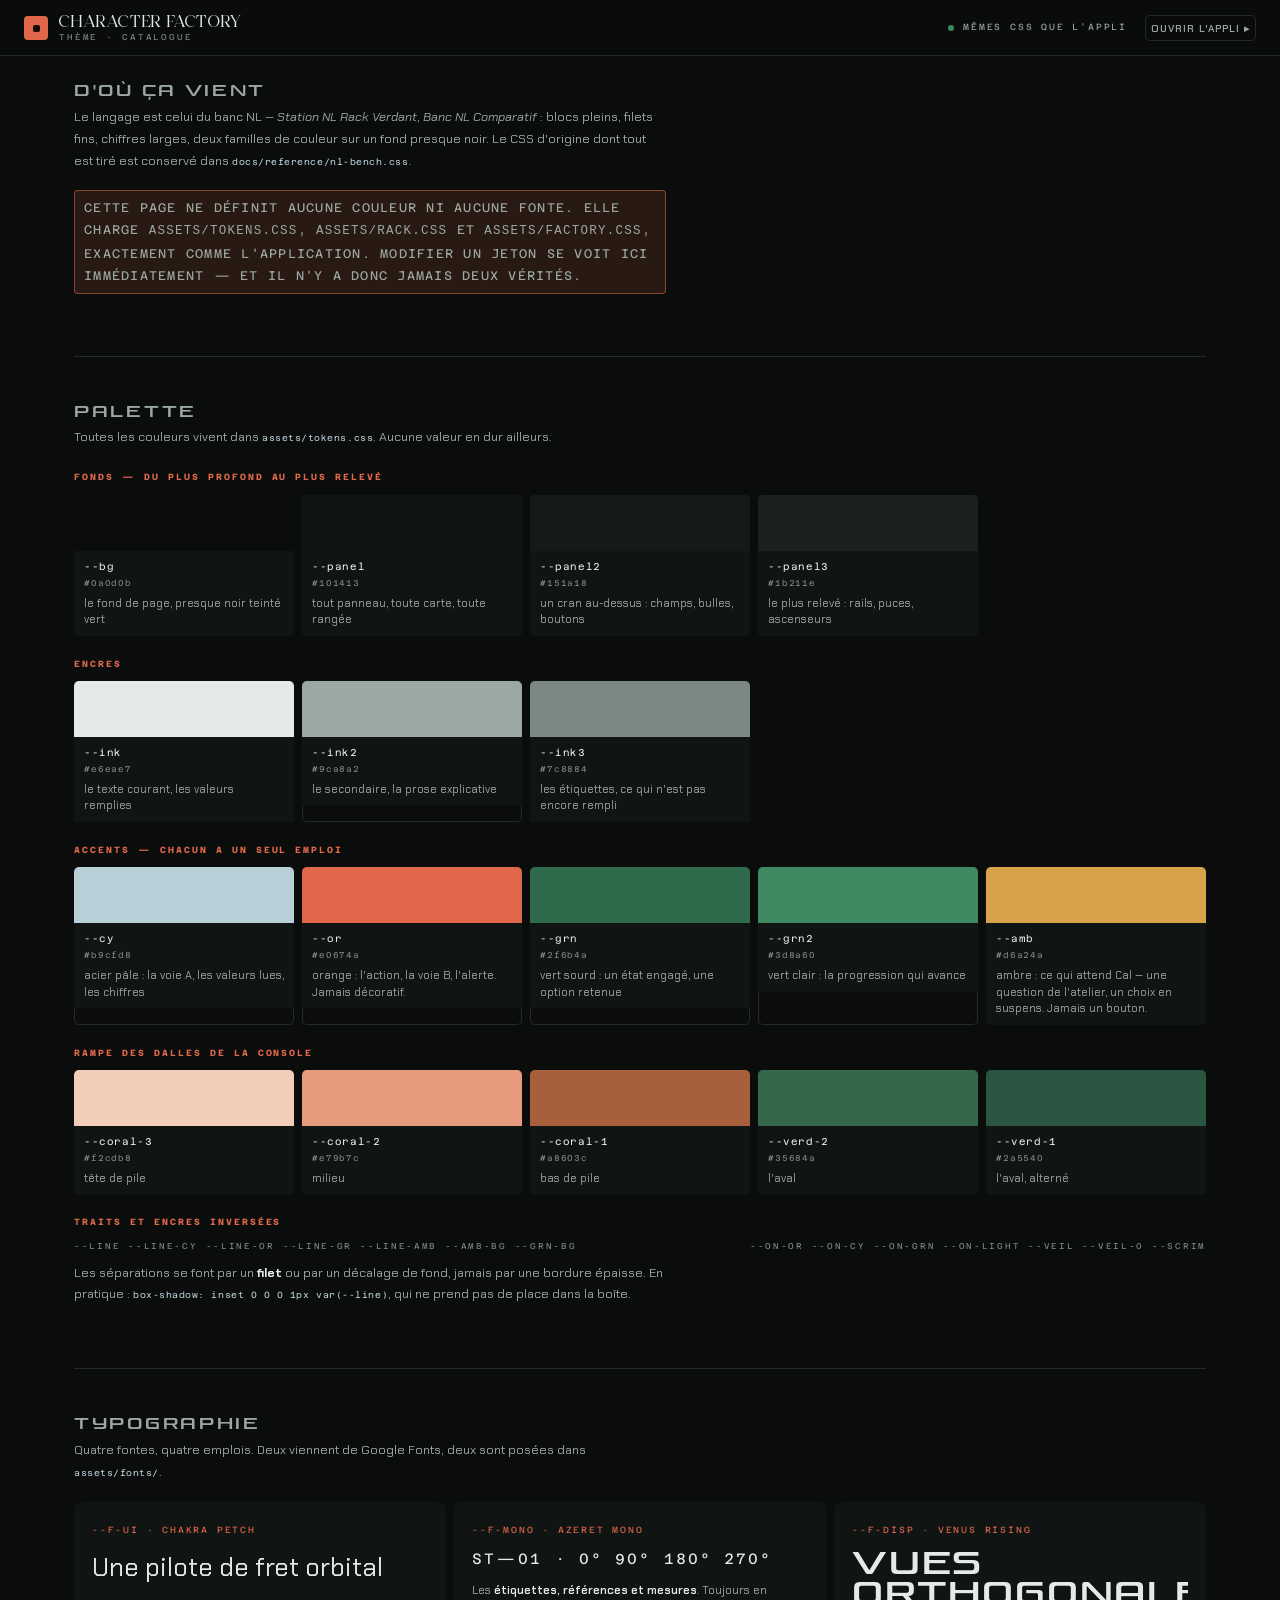
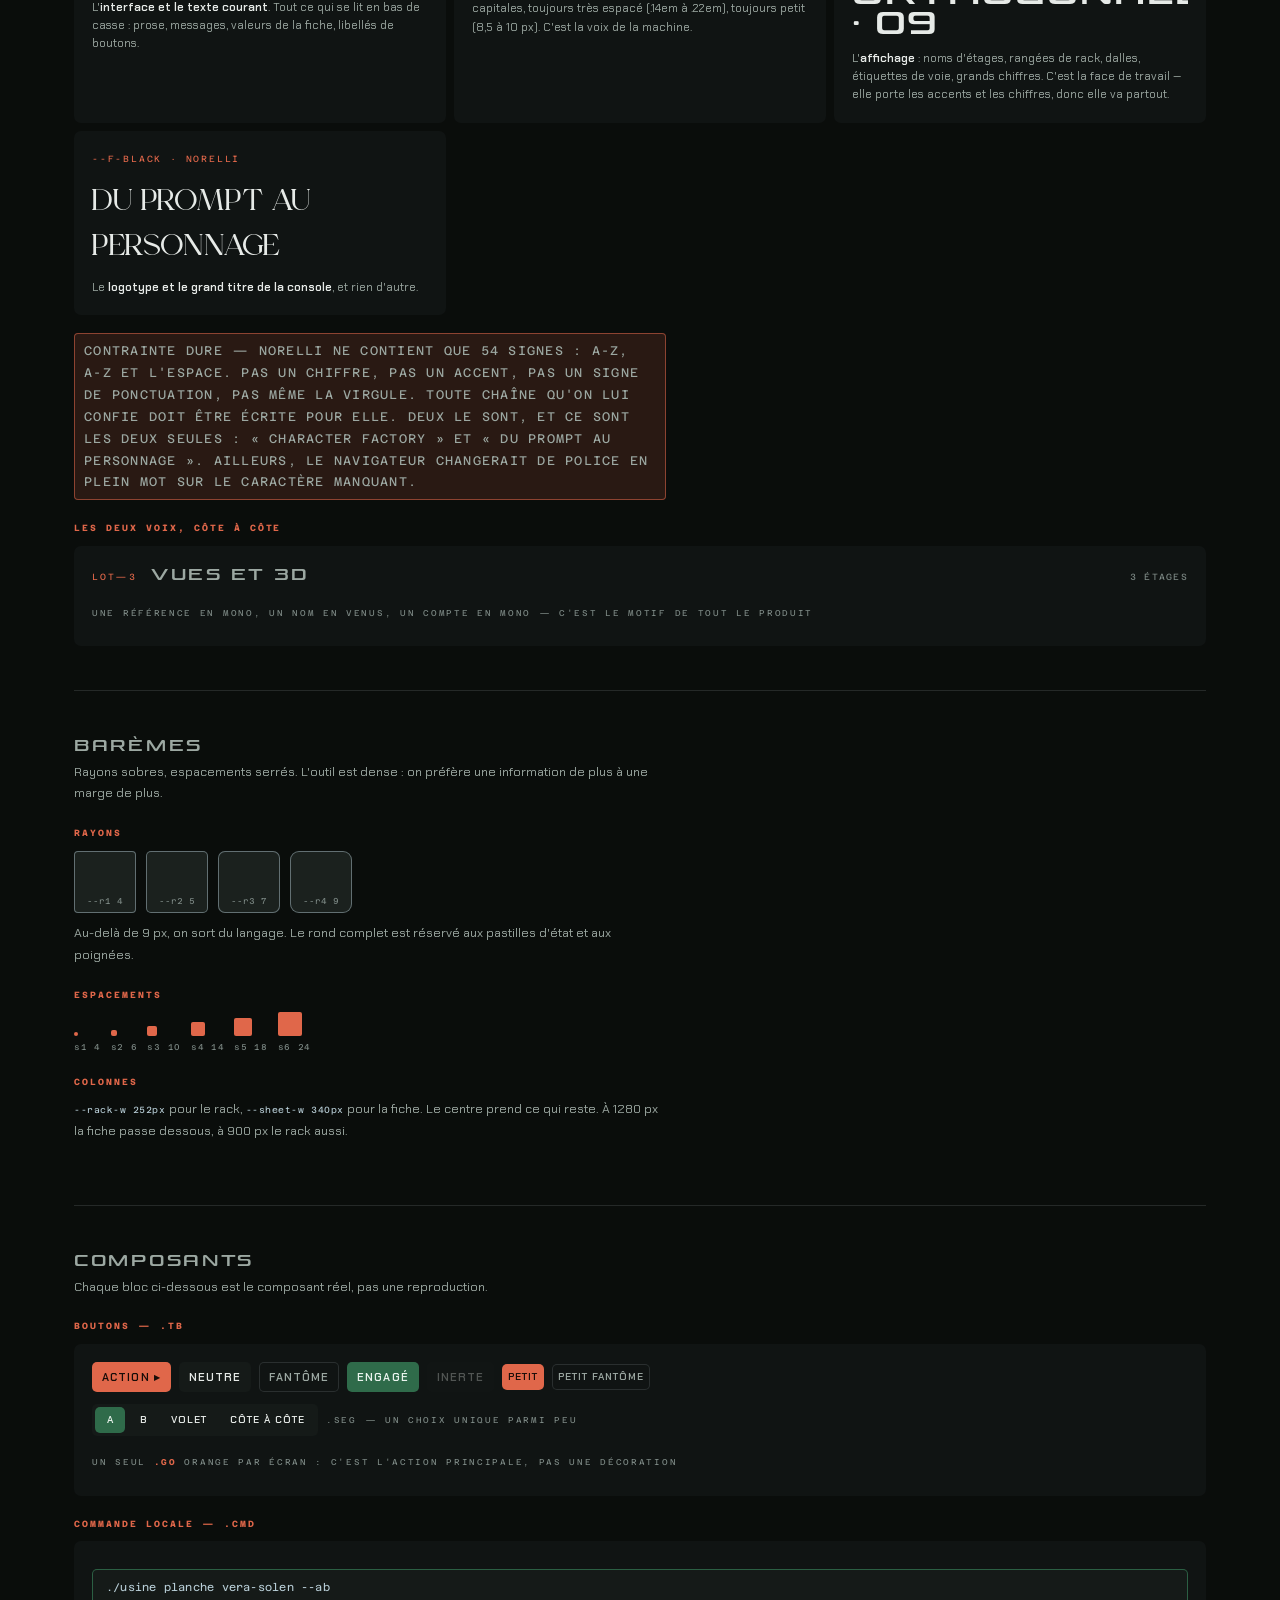
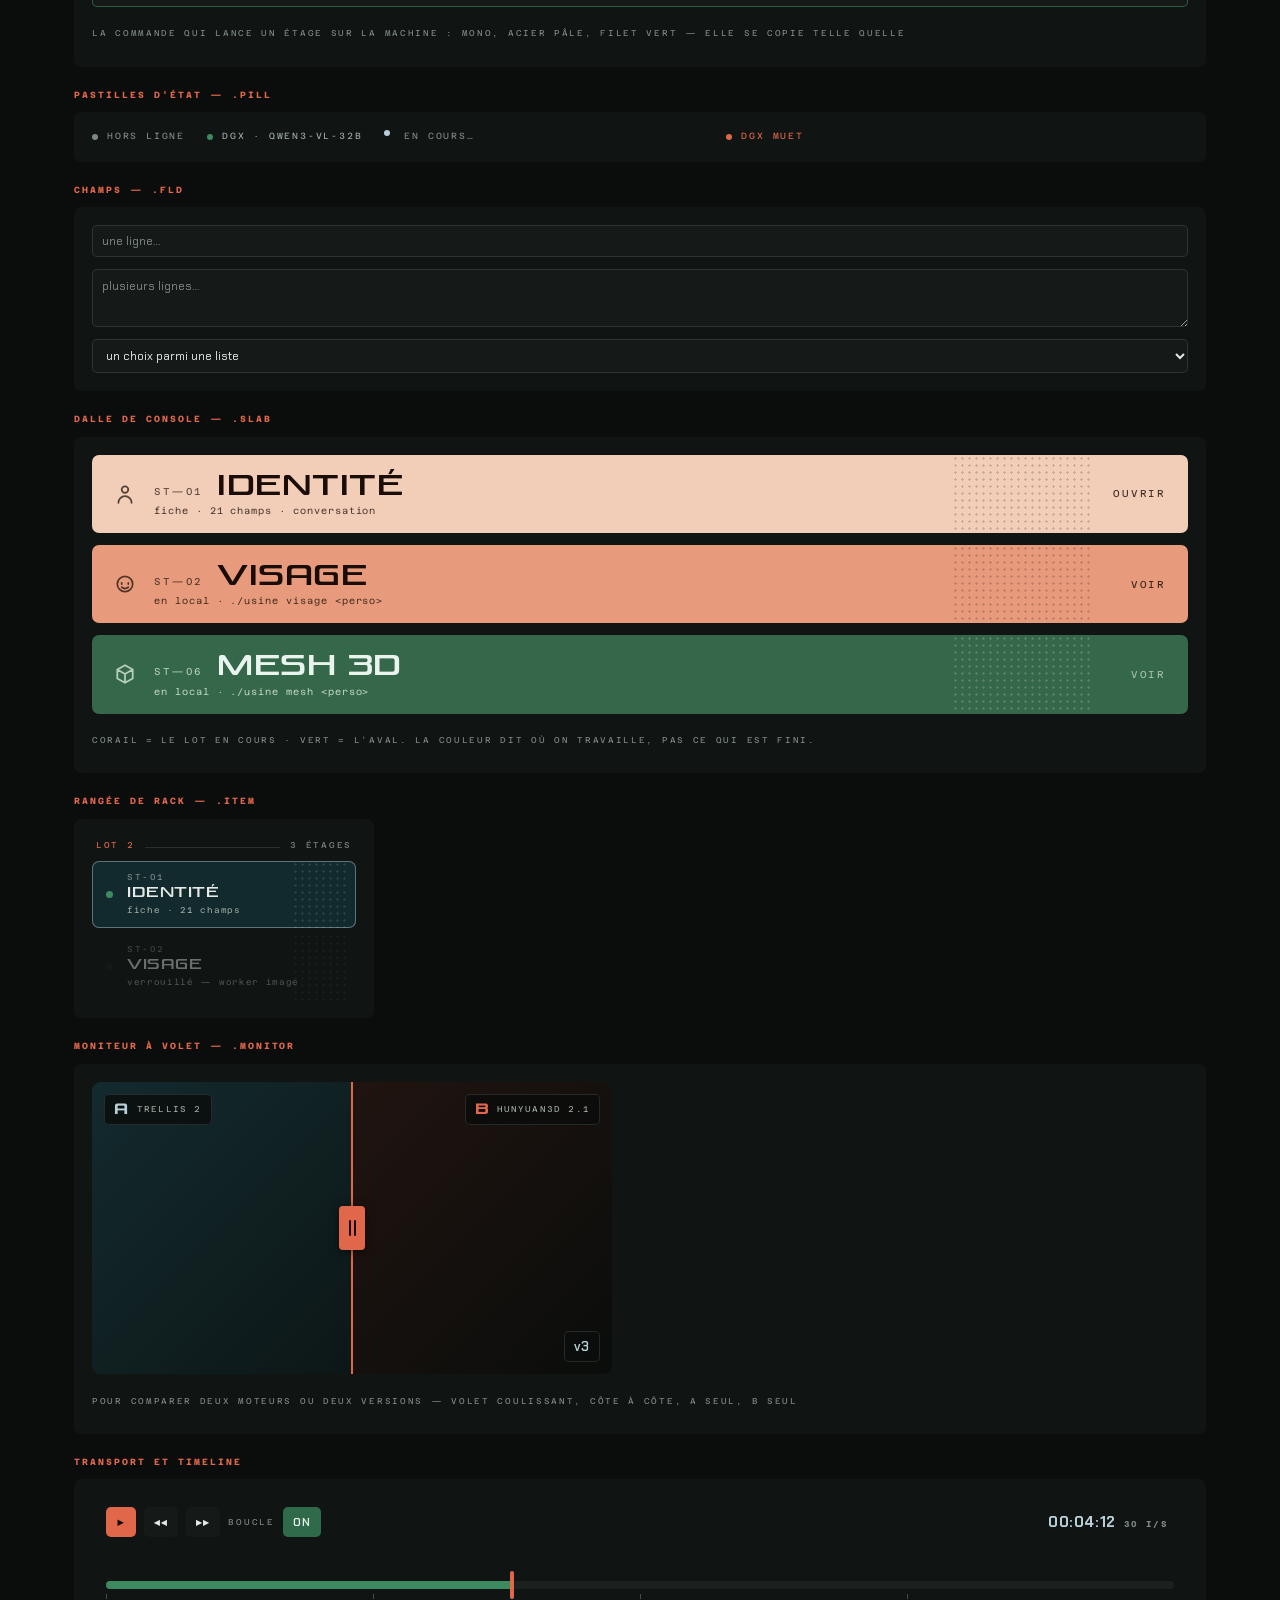
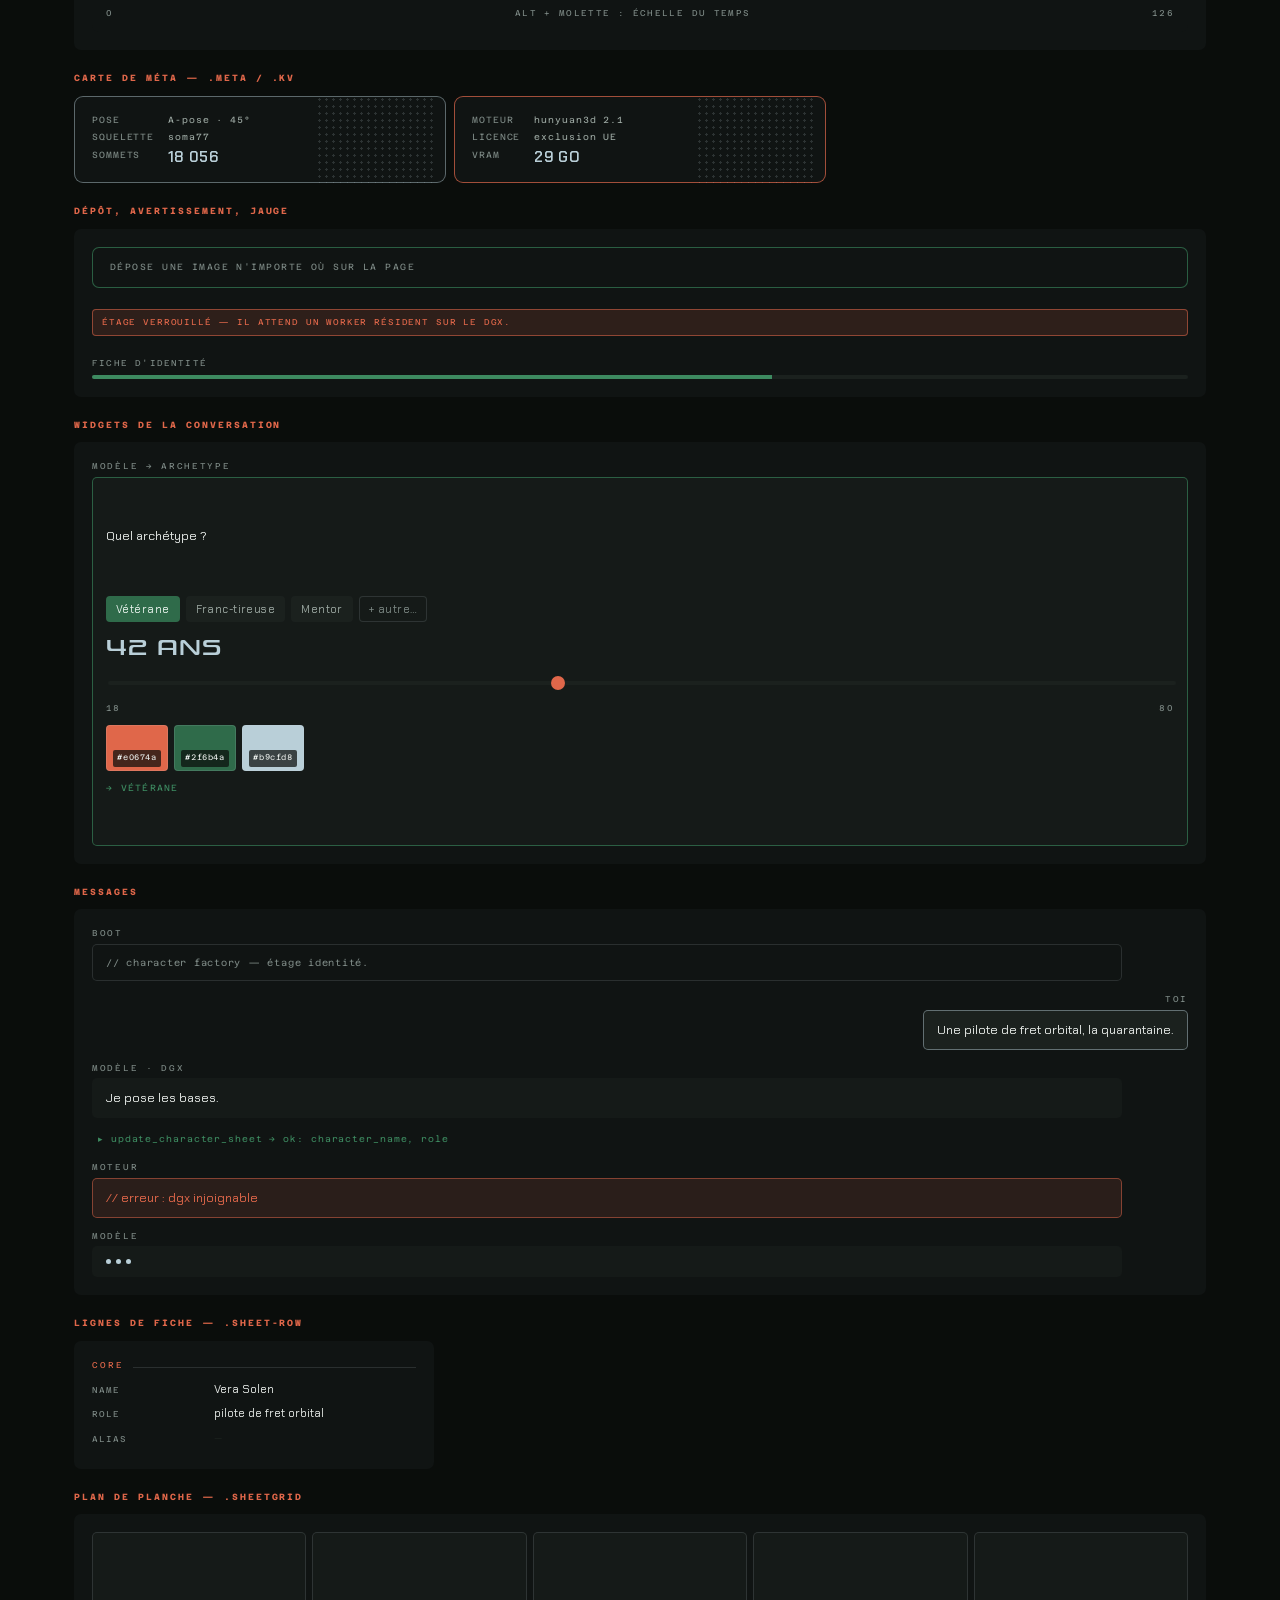
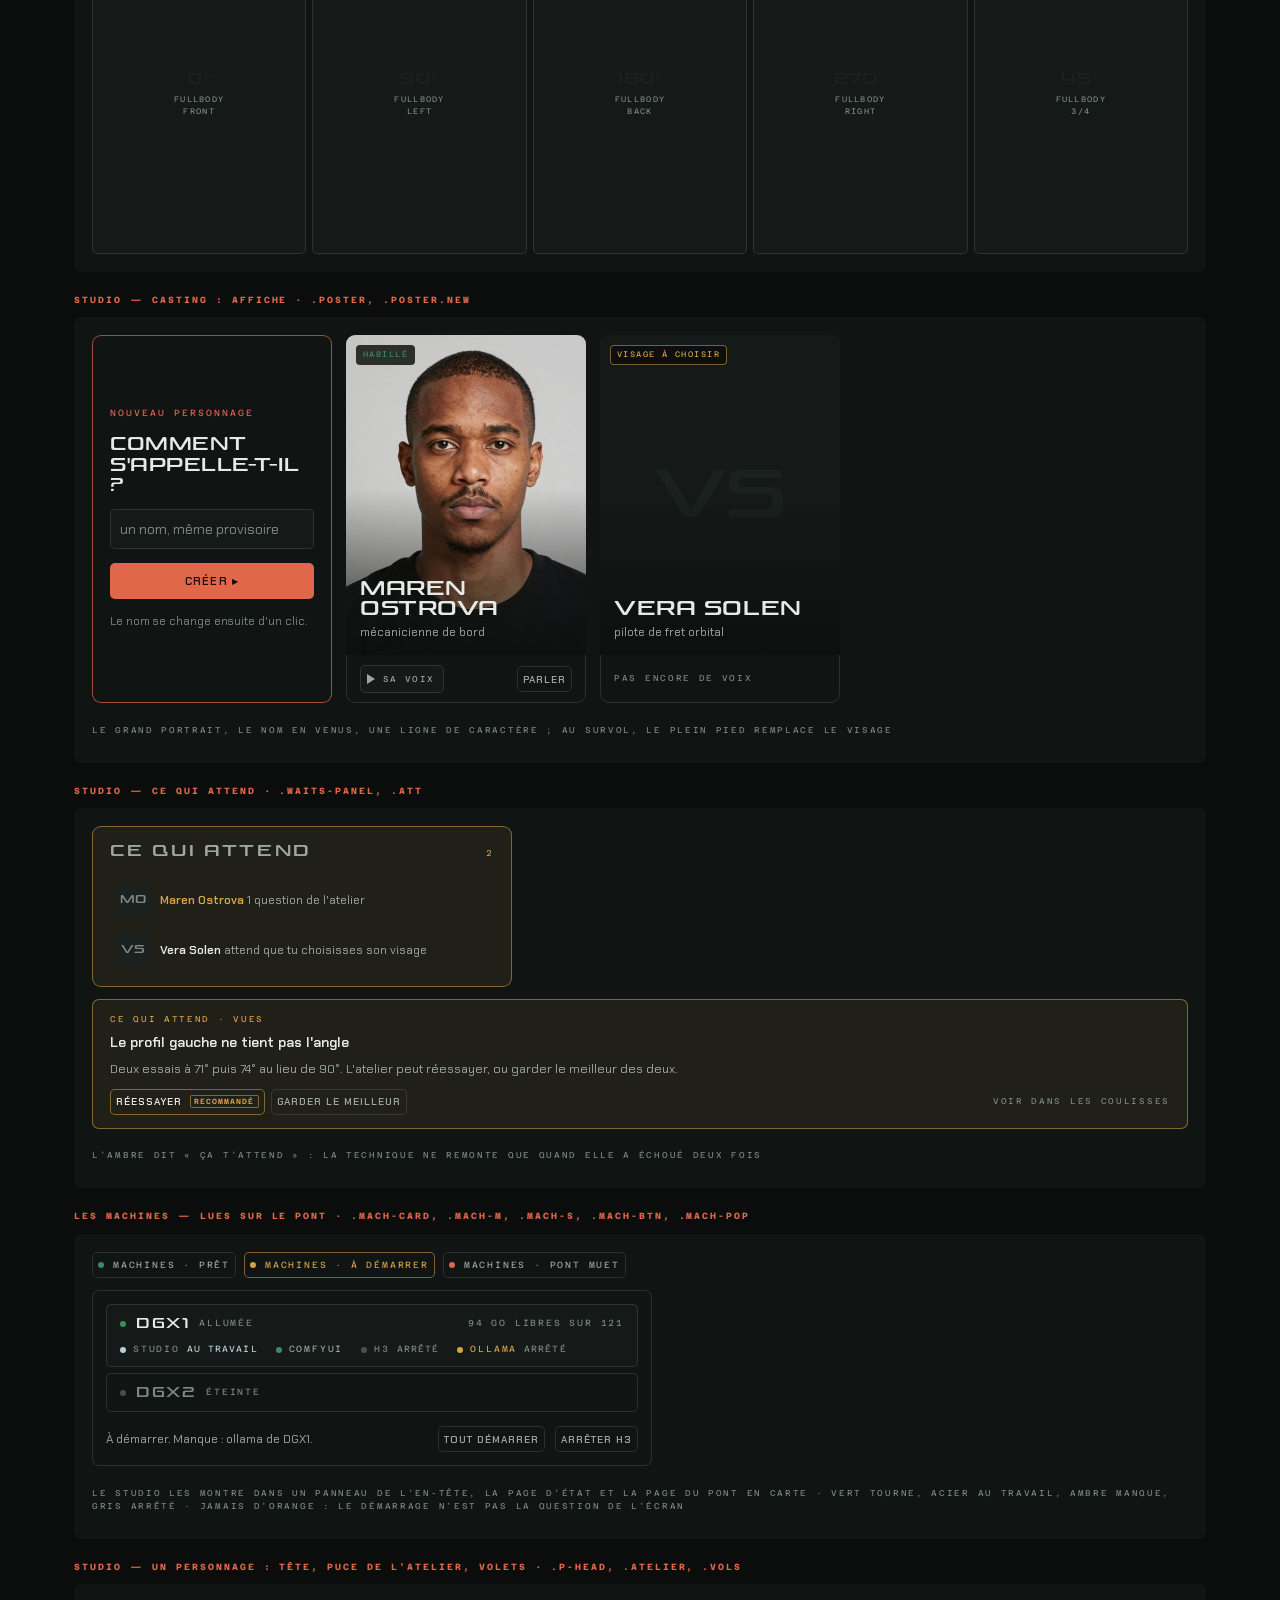
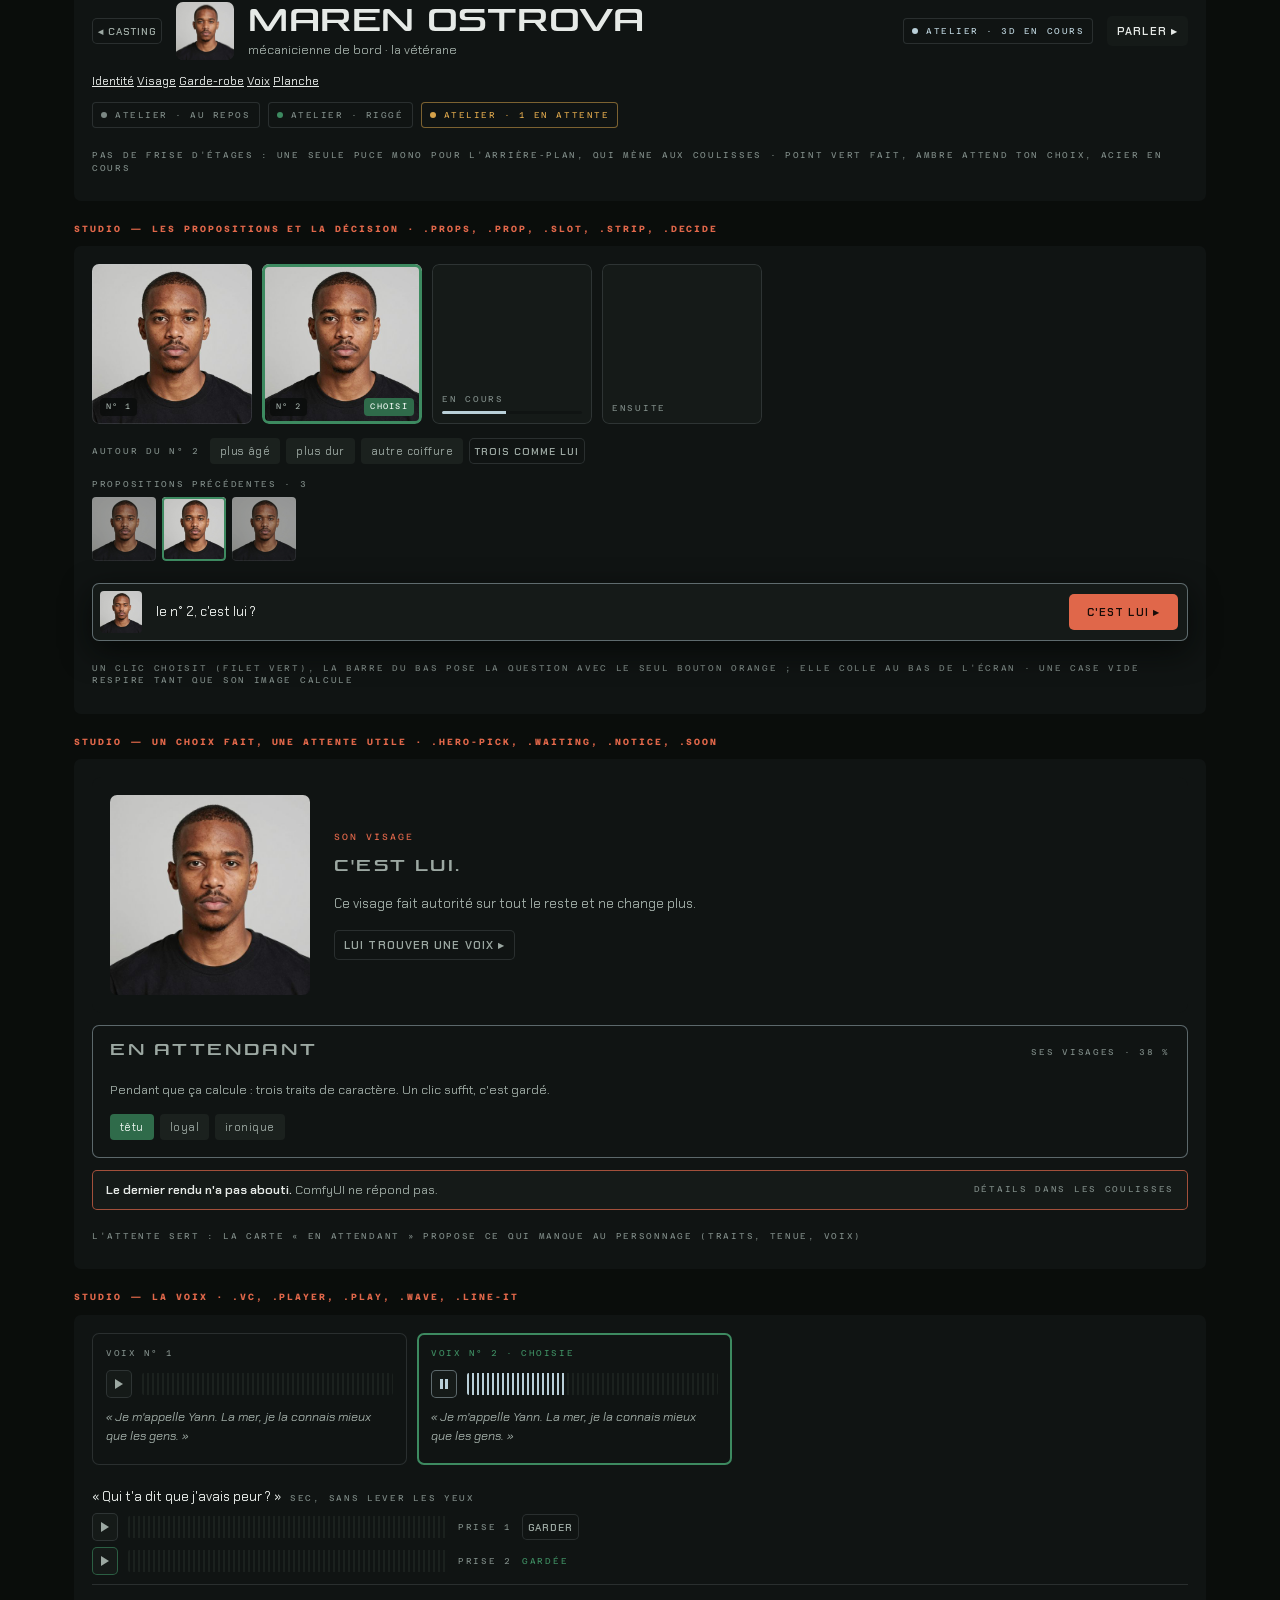
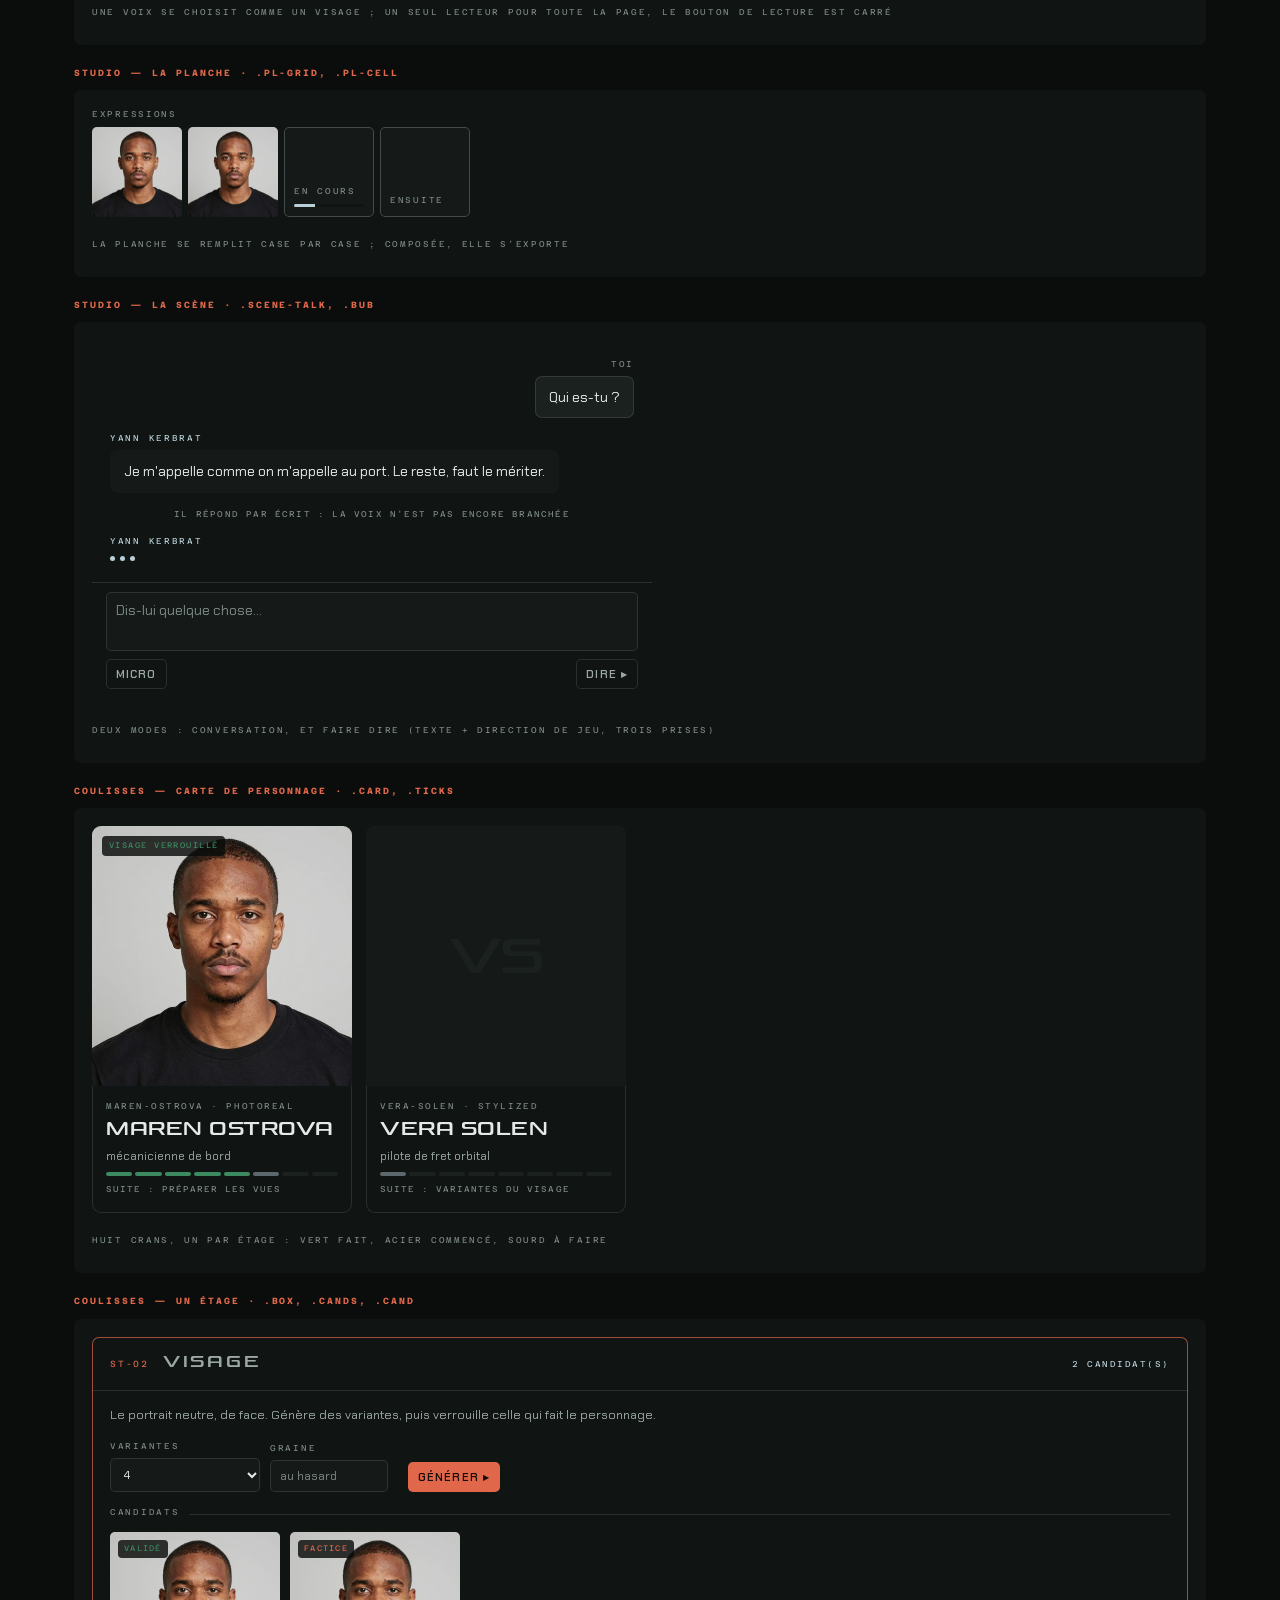
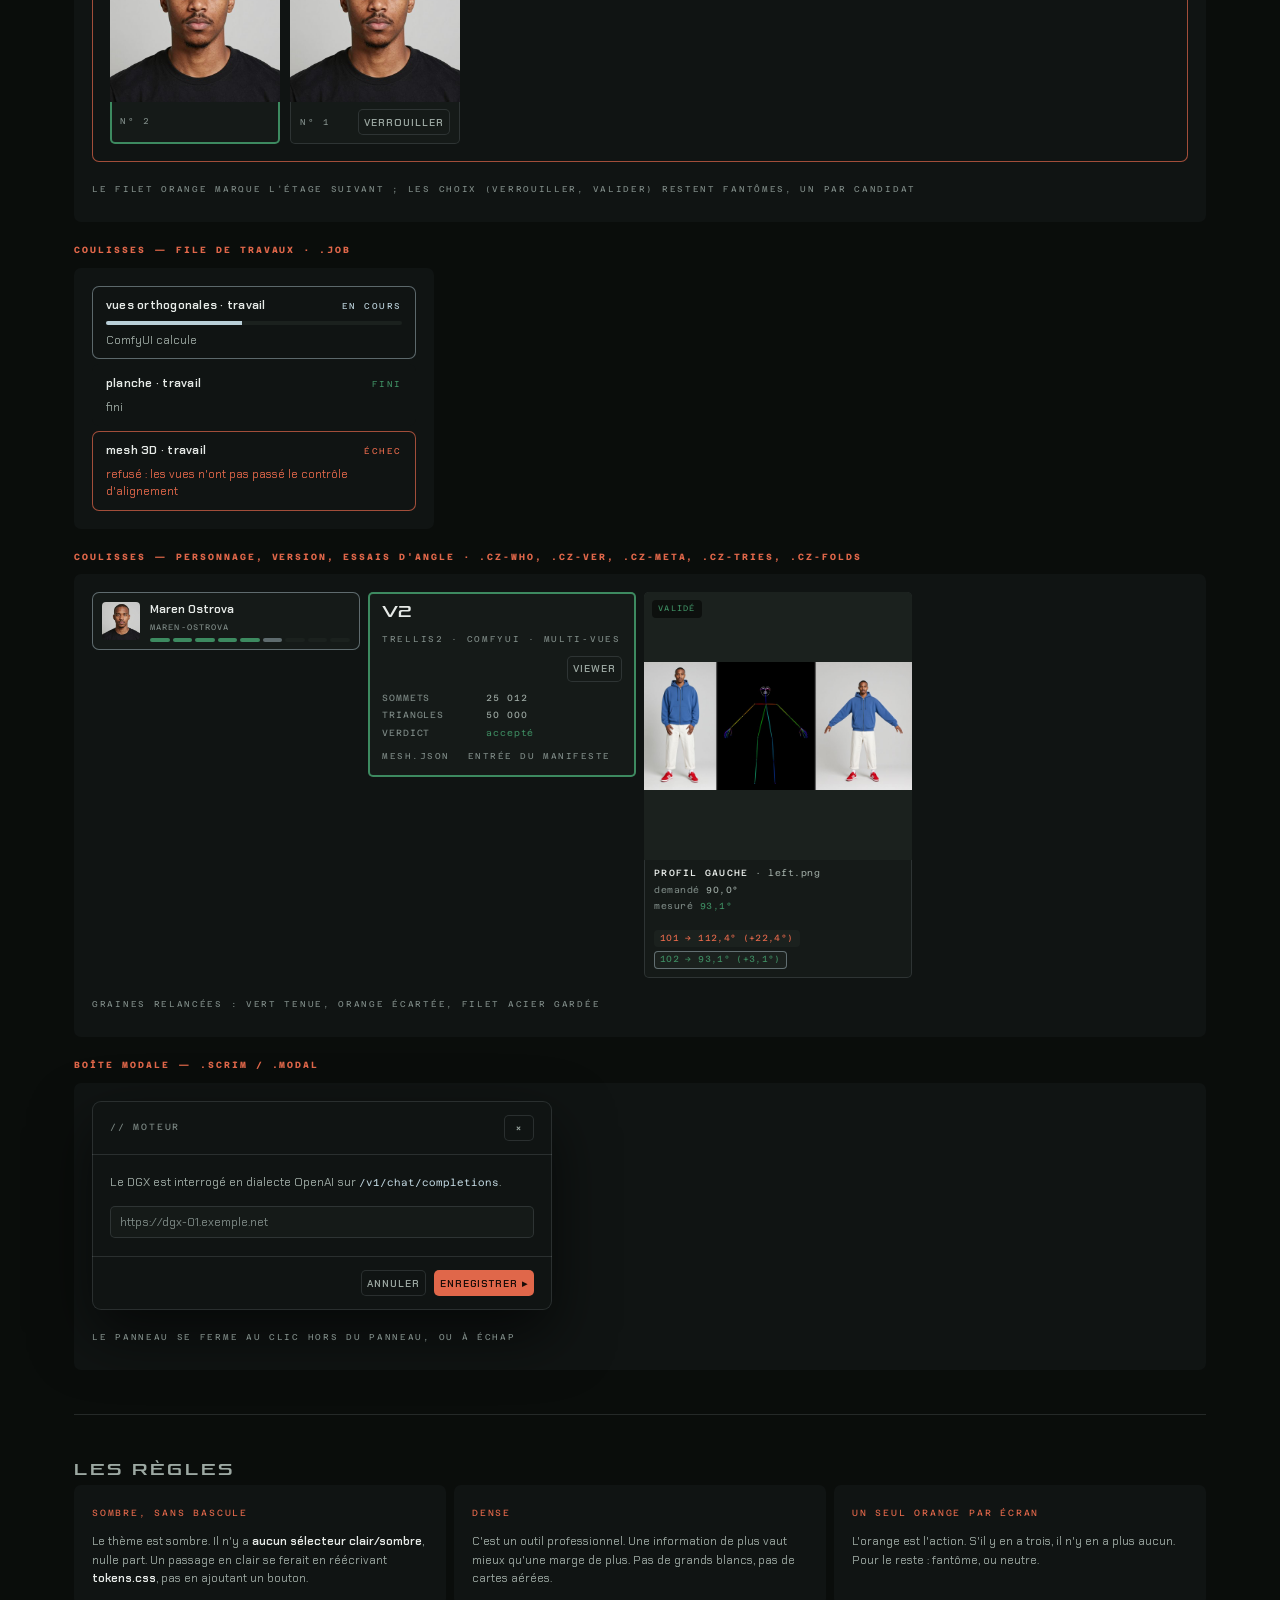
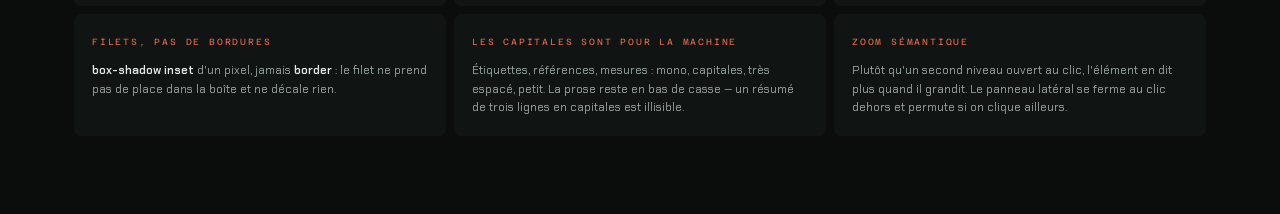
<file: theme.html>
<!DOCTYPE html>
<html lang="fr">
<head>
<meta charset="UTF-8">
<meta name="viewport" content="width=device-width, initial-scale=1, viewport-fit=cover">
<title>CHARACTER FACTORY — thème</title>
<meta name="description" content="Jetons, typographie et composants du thème NL. Page statique, branchée sur les mêmes CSS que l'application.">
<link rel="icon" href="data:image/svg+xml,%3Csvg xmlns='http://www.w3.org/2000/svg' viewBox='0 0 32 32'%3E%3Crect width='32' height='32' rx='6' fill='%23e0674a'/%3E%3Crect x='12' y='12' width='8' height='8' rx='2' fill='%23170c08'/%3E%3C/svg%3E">
<link rel="preconnect" href="https://fonts.googleapis.com">
<link rel="preconnect" href="https://fonts.gstatic.com" crossorigin>
<link rel="stylesheet" href="https://fonts.googleapis.com/css2?family=Chakra+Petch:wght@400;500;600;700&family=Azeret+Mono:wght@300;400;500&family=Saira+Semi+Condensed:wght@400;600&display=swap">

<!-- Les MÊMES feuilles que l'application. Cette page ne redéfinit
     aucune couleur, aucune fonte, aucun composant : elle les montre.
     Si elle est juste, l'appli l'est aussi. -->
<link rel="stylesheet" href="./assets/tokens.css">
<link rel="stylesheet" href="./assets/rack.css">
<link rel="stylesheet" href="./assets/factory.css">
<link rel="stylesheet" href="./assets/studio.css">
<link rel="stylesheet" href="./assets/coulisses.css">

<style>
/* Mise en page propre au catalogue, rien qui touche au thème. */
.kit { max-width: 1180px; margin: 0 auto; padding: var(--s6) var(--s6) 80px; display: flex; flex-direction: column; gap: 44px; }
.kit h2 {
  margin: 0 0 4px; font-family: var(--f-disp); font-size: 15px; font-weight: 400;
  letter-spacing: .18em; text-transform: uppercase; color: var(--ink2);
}
.kit h3 {
  margin: 22px 0 10px; font-family: var(--f-mono); font-size: 9px; letter-spacing: .22em;
  text-transform: uppercase; color: var(--or);
}
.kit > section > p { margin: 0 0 18px; max-width: 74ch; color: var(--ink2); font-size: 12.5px; line-height: 1.75; }
.rule { height: 1px; background: var(--line); margin: 0; border: 0; }
.grid { display: grid; gap: 8px; }
.g4 { grid-template-columns: repeat(auto-fill, minmax(190px, 1fr)); }
.g2 { grid-template-columns: repeat(auto-fill, minmax(320px, 1fr)); }
.row { display: flex; flex-wrap: wrap; gap: 8px; align-items: center; }

/* nuancier */
.sw { border-radius: var(--r2); overflow: hidden; box-shadow: inset 0 0 0 1px var(--line); }
.sw .fill { height: 56px; }
.sw .txt { padding: 8px 10px; background: var(--panel); }
.sw code { display: block; font-family: var(--f-mono); font-size: 10px; color: var(--ink); letter-spacing: .06em; }
.sw small { display: block; font-family: var(--f-mono); font-size: 8.5px; color: var(--ink3); letter-spacing: .1em; margin-top: 3px; }
.sw em { display: block; font-style: normal; font-size: 11px; color: var(--ink2); margin-top: 5px; line-height: 1.5; }

/* spécimens */
.spec { background: var(--panel); border-radius: var(--r3); padding: var(--s5); }
.spec .name { font-family: var(--f-mono); font-size: 9px; letter-spacing: .2em; text-transform: uppercase; color: var(--or); }
.spec .line { margin-top: 10px; overflow: hidden; }
.spec .use { margin-top: 12px; font-size: 11.5px; line-height: 1.6; color: var(--ink2); }
.spec .use b { color: var(--ink); font-weight: 600; }

/* démonstration d'un composant */
.demo { background: var(--panel); border-radius: var(--r3); padding: var(--s5); display: flex; flex-direction: column; gap: 12px; }
.demo > .lbl { color: var(--ink3); }
.demo .stagewrap { background: var(--bg); border-radius: var(--r2); padding: 12px; }

/* barème */
.scale { display: flex; align-items: flex-end; gap: 10px; flex-wrap: wrap; }
.scale div { text-align: center; }
.scale i { display: block; background: var(--or); border-radius: 2px; }
.scale span { display: block; font-family: var(--f-mono); font-size: 8.5px; color: var(--ink3); margin-top: 5px; letter-spacing: .08em; }
.radii { display: flex; gap: 10px; flex-wrap: wrap; }
.radii div { width: 62px; height: 62px; background: var(--panel3); box-shadow: inset 0 0 0 1px var(--line-cy); display: flex; align-items: flex-end; justify-content: center; padding-bottom: 5px; font-family: var(--f-mono); font-size: 8.5px; color: var(--ink3); }
</style>
</head>
<body>

<header class="hdr">
  <a class="logo" href="./studio.html" title="ouvrir le studio">
    <span class="sq"><i></i></span>
    <span>
      <b>Character Factory</b>
      <small>thème · catalogue</small>
    </span>
  </a>
  <span class="sp"></span>
  <span class="pill on"><i></i><span>mêmes css que l'appli</span></span>
  <a class="tb ghost sm" href="./console.html">Ouvrir l'appli ▸</a>
</header>

<main class="kit">

  <!-- ══ origine ══════════════════════════════════════════ -->
  <section>
    <h2>D'où ça vient</h2>
    <p>
      Le langage est celui du banc NL — <em>Station NL Rack Verdant</em>, <em>Banc NL Comparatif</em> :
      blocs pleins, filets fins, chiffres larges, deux familles de couleur sur un fond presque noir.
      Le CSS d'origine dont tout est tiré est conservé dans
      <code class="mono" style="letter-spacing:.06em;text-transform:none;color:var(--cy)">docs/reference/nl-bench.css</code>.
    </p>
    <p class="warn">
      Cette page ne définit aucune couleur ni aucune fonte. Elle charge <code>assets/tokens.css</code>,
      <code>assets/rack.css</code> et <code>assets/factory.css</code>, exactement comme l'application.
      Modifier un jeton se voit ici immédiatement — et il n'y a donc jamais deux vérités.
    </p>
  </section>

  <hr class="rule">

  <!-- ══ palette ══════════════════════════════════════════ -->
  <section>
    <h2>Palette</h2>
    <p>Toutes les couleurs vivent dans <code class="mono" style="letter-spacing:.06em;text-transform:none;color:var(--cy)">assets/tokens.css</code>. Aucune valeur en dur ailleurs.</p>

    <h3>Fonds — du plus profond au plus relevé</h3>
    <div class="grid g4">
      <div class="sw"><div class="fill" style="background:var(--bg)"></div><div class="txt"><code>--bg</code><small>#0a0d0b</small><em>le fond de page, presque noir teinté vert</em></div></div>
      <div class="sw"><div class="fill" style="background:var(--panel)"></div><div class="txt"><code>--panel</code><small>#101413</small><em>tout panneau, toute carte, toute rangée</em></div></div>
      <div class="sw"><div class="fill" style="background:var(--panel2)"></div><div class="txt"><code>--panel2</code><small>#151a18</small><em>un cran au-dessus : champs, bulles, boutons</em></div></div>
      <div class="sw"><div class="fill" style="background:var(--panel3)"></div><div class="txt"><code>--panel3</code><small>#1b211e</small><em>le plus relevé : rails, puces, ascenseurs</em></div></div>
    </div>

    <h3>Encres</h3>
    <div class="grid g4">
      <div class="sw"><div class="fill" style="background:var(--ink)"></div><div class="txt"><code>--ink</code><small>#e6eae7</small><em>le texte courant, les valeurs remplies</em></div></div>
      <div class="sw"><div class="fill" style="background:var(--ink2)"></div><div class="txt"><code>--ink2</code><small>#9ca8a2</small><em>le secondaire, la prose explicative</em></div></div>
      <div class="sw"><div class="fill" style="background:var(--ink3)"></div><div class="txt"><code>--ink3</code><small>#7c8884</small><em>les étiquettes, ce qui n'est pas encore rempli</em></div></div>
    </div>

    <h3>Accents — chacun a un seul emploi</h3>
    <div class="grid g4">
      <div class="sw"><div class="fill" style="background:var(--cy)"></div><div class="txt"><code>--cy</code><small>#b9cfd8</small><em>acier pâle : la voie A, les valeurs lues, les chiffres</em></div></div>
      <div class="sw"><div class="fill" style="background:var(--or)"></div><div class="txt"><code>--or</code><small>#e0674a</small><em>orange : l'action, la voie B, l'alerte. Jamais décoratif.</em></div></div>
      <div class="sw"><div class="fill" style="background:var(--grn)"></div><div class="txt"><code>--grn</code><small>#2f6b4a</small><em>vert sourd : un état engagé, une option retenue</em></div></div>
      <div class="sw"><div class="fill" style="background:var(--grn2)"></div><div class="txt"><code>--grn2</code><small>#3d8a60</small><em>vert clair : la progression qui avance</em></div></div>
      <div class="sw"><div class="fill" style="background:var(--amb)"></div><div class="txt"><code>--amb</code><small>#d6a24a</small><em>ambre : ce qui attend Cal — une question de l'atelier, un choix en suspens. Jamais un bouton.</em></div></div>
    </div>

    <h3>Rampe des dalles de la console</h3>
    <div class="grid g4">
      <div class="sw"><div class="fill" style="background:var(--coral-3)"></div><div class="txt"><code>--coral-3</code><small>#f2cdb8</small><em>tête de pile</em></div></div>
      <div class="sw"><div class="fill" style="background:var(--coral-2)"></div><div class="txt"><code>--coral-2</code><small>#e79b7c</small><em>milieu</em></div></div>
      <div class="sw"><div class="fill" style="background:var(--coral-1)"></div><div class="txt"><code>--coral-1</code><small>#a8603c</small><em>bas de pile</em></div></div>
      <div class="sw"><div class="fill" style="background:var(--verd-2)"></div><div class="txt"><code>--verd-2</code><small>#35684a</small><em>l'aval</em></div></div>
      <div class="sw"><div class="fill" style="background:var(--verd-1)"></div><div class="txt"><code>--verd-1</code><small>#2a5540</small><em>l'aval, alterné</em></div></div>
    </div>

    <h3>Traits et encres inversées</h3>
    <div class="row">
      <span class="lbl">--line</span><span class="lbl">--line-cy</span><span class="lbl">--line-or</span><span class="lbl">--line-gr</span><span class="lbl">--line-amb</span><span class="lbl">--amb-bg</span><span class="lbl">--grn-bg</span>
      <span class="sp" style="flex:1"></span>
      <span class="lbl">--on-or</span><span class="lbl">--on-cy</span><span class="lbl">--on-grn</span><span class="lbl">--on-light</span><span class="lbl">--veil</span><span class="lbl">--veil-0</span><span class="lbl">--scrim</span>
    </div>
    <p style="margin-top:10px">
      Les séparations se font par un <b style="color:var(--ink)">filet</b> ou par un décalage de fond, jamais par une bordure épaisse.
      En pratique : <code class="mono" style="letter-spacing:.06em;text-transform:none;color:var(--cy)">box-shadow: inset 0 0 0 1px var(--line)</code>,
      qui ne prend pas de place dans la boîte.
    </p>
  </section>

  <hr class="rule">

  <!-- ══ typographie ══════════════════════════════════════ -->
  <section>
    <h2>Typographie</h2>
    <p>Quatre fontes, quatre emplois. Deux viennent de Google Fonts, deux sont posées dans <code class="mono" style="letter-spacing:.06em;text-transform:none;color:var(--cy)">assets/fonts/</code>.</p>

    <div class="grid g2">
      <div class="spec">
        <span class="name">--f-ui · Chakra Petch</span>
        <div class="line" style="font-family:var(--f-ui);font-size:26px">Une pilote de fret orbital</div>
        <div class="use">L'<b>interface et le texte courant</b>. Tout ce qui se lit en bas de casse : prose, messages, valeurs de la fiche, libellés de boutons.</div>
      </div>

      <div class="spec">
        <span class="name">--f-mono · Azeret Mono</span>
        <div class="line" style="font-family:var(--f-mono);font-size:15px;letter-spacing:.14em;text-transform:uppercase">ST—01 · 0° 90° 180° 270°</div>
        <div class="use">Les <b>étiquettes, références et mesures</b>. Toujours en capitales, toujours très espacé (.14em à .22em), toujours petit (8,5 à 10 px). C'est la voix de la machine.</div>
      </div>

      <div class="spec">
        <span class="name">--f-disp · Venus Rising</span>
        <div class="line venus" style="font-size:30px">Vues orthogonales · 09</div>
        <div class="use">L'<b>affichage</b> : noms d'étages, rangées de rack, dalles, étiquettes de voie, grands chiffres. C'est la face de travail — elle porte les accents et les chiffres, donc elle va partout.</div>
      </div>

      <div class="spec">
        <span class="name">--f-black · Norelli</span>
        <div class="line" style="font-family:var(--f-black);font-size:30px;text-transform:uppercase;letter-spacing:.02em">Du prompt au personnage</div>
        <div class="use">Le <b>logotype et le grand titre de la console</b>, et rien d'autre.</div>
      </div>
    </div>

    <p class="warn" style="margin-top:18px">
      Contrainte dure — Norelli ne contient que 54 signes : A-Z, a-z et l'espace.
      Pas un chiffre, pas un accent, pas un signe de ponctuation, pas même la virgule.
      Toute chaîne qu'on lui confie doit être écrite pour elle. Deux le sont, et ce sont
      les deux seules : « CHARACTER FACTORY » et « DU PROMPT AU PERSONNAGE ».
      Ailleurs, le navigateur changerait de police en plein mot sur le caractère manquant.
    </p>

    <h3>Les deux voix, côte à côte</h3>
    <div class="demo">
      <div class="c-head" style="padding:0">
        <span class="sec">LOT—3</span>
        <h2 style="margin:0">Vues et 3D</h2>
        <span class="cnt">3 étages</span>
      </div>
      <p class="lbl">une référence en mono, un nom en venus, un compte en mono — c'est le motif de tout le produit</p>
    </div>
  </section>

  <hr class="rule">

  <!-- ══ barèmes ══════════════════════════════════════════ -->
  <section>
    <h2>Barèmes</h2>
    <p>Rayons sobres, espacements serrés. L'outil est dense : on préfère une information de plus à une marge de plus.</p>

    <h3>Rayons</h3>
    <div class="radii">
      <div style="border-radius:var(--r1)">--r1 4</div>
      <div style="border-radius:var(--r2)">--r2 5</div>
      <div style="border-radius:var(--r3)">--r3 7</div>
      <div style="border-radius:var(--r4)">--r4 9</div>
    </div>
    <p style="margin-top:10px">Au-delà de 9 px, on sort du langage. Le rond complet est réservé aux pastilles d'état et aux poignées.</p>

    <h3>Espacements</h3>
    <div class="scale">
      <div><i style="width:var(--s1);height:var(--s1)"></i><span>s1 4</span></div>
      <div><i style="width:var(--s2);height:var(--s2)"></i><span>s2 6</span></div>
      <div><i style="width:var(--s3);height:var(--s3)"></i><span>s3 10</span></div>
      <div><i style="width:var(--s4);height:var(--s4)"></i><span>s4 14</span></div>
      <div><i style="width:var(--s5);height:var(--s5)"></i><span>s5 18</span></div>
      <div><i style="width:var(--s6);height:var(--s6)"></i><span>s6 24</span></div>
    </div>

    <h3>Colonnes</h3>
    <p><code class="mono" style="letter-spacing:.06em;text-transform:none;color:var(--cy)">--rack-w 252px</code> pour le rack, <code class="mono" style="letter-spacing:.06em;text-transform:none;color:var(--cy)">--sheet-w 340px</code> pour la fiche. Le centre prend ce qui reste. À 1280 px la fiche passe dessous, à 900 px le rack aussi.</p>
  </section>

  <hr class="rule">

  <!-- ══ composants ═══════════════════════════════════════ -->
  <section>
    <h2>Composants</h2>
    <p>Chaque bloc ci-dessous est le composant réel, pas une reproduction.</p>

    <h3>Boutons — .tb</h3>
    <div class="demo">
      <div class="row">
        <button class="tb go">Action ▸</button>
        <button class="tb">Neutre</button>
        <button class="tb ghost">Fantôme</button>
        <button class="tb on">Engagé</button>
        <button class="tb" disabled>Inerte</button>
        <button class="tb go sm">Petit</button>
        <button class="tb ghost sm">Petit fantôme</button>
      </div>
      <div class="row">
        <span class="seg">
          <button class="tb on">A</button>
          <button class="tb">B</button>
          <button class="tb">Volet</button>
          <button class="tb">Côte à côte</button>
        </span>
        <span class="lbl">.seg — un choix unique parmi peu</span>
      </div>
      <p class="lbl">un seul <b style="color:var(--or)">.go</b> orange par écran : c'est l'action principale, pas une décoration</p>
    </div>

    <h3>Commande locale — .cmd</h3>
    <div class="demo">
      <pre class="cmd">./usine planche vera-solen --ab</pre>
      <p class="lbl">la commande qui lance un étage sur la machine : mono, acier pâle, filet vert — elle se copie telle quelle</p>
    </div>

    <h3>Pastilles d'état — .pill</h3>
    <div class="demo">
      <div class="row" style="gap:22px">
        <span class="pill"><i></i><span>hors ligne</span></span>
        <span class="pill on"><i></i><span>dgx · qwen3-vl-32b</span></span>
        <span class="pill work"><i></i><span>en cours…</span></span>
        <span class="pill err"><i></i><span>dgx muet</span></span>
      </div>
    </div>

    <h3>Champs — .fld</h3>
    <div class="demo">
      <input class="fld" placeholder="une ligne…">
      <textarea class="fld" rows="2" placeholder="plusieurs lignes…"></textarea>
      <select class="fld"><option>un choix parmi une liste</option></select>
    </div>

    <h3>Dalle de console — .slab</h3>
    <div class="demo">
      <button class="slab t3">
        <span class="ico"><svg viewBox="0 0 20 20" style="fill:none;stroke:currentColor;stroke-width:1.6"><path d="M4 18c0-3.3 2.7-6 6-6s6 2.7 6 6M10 9a3 3 0 1 0 0-6 3 3 0 0 0 0 6" stroke-linecap="round"/></svg></span>
        <span class="body"><span class="line"><span class="ref">ST—01</span><span class="nm">Identité</span></span><span class="sub">fiche · 21 champs · conversation</span></span>
        <span class="dots"></span><span class="go">Ouvrir</span>
      </button>
      <button class="slab t2">
        <span class="ico"><svg viewBox="0 0 20 20" style="fill:none;stroke:currentColor;stroke-width:1.6"><path d="M3 10a7 7 0 1 0 14 0 7 7 0 0 0-14 0M7 9v1M13 9v1M7 13c1.8 1.4 4.2 1.4 6 0" stroke-linecap="round"/></svg></span>
        <span class="body"><span class="line"><span class="ref">ST—02</span><span class="nm">Visage</span></span><span class="sub">en local · ./usine visage &lt;perso&gt;</span></span>
        <span class="dots"></span><span class="go">Voir</span>
      </button>
      <button class="slab lk">
        <span class="ico"><svg viewBox="0 0 20 20" style="fill:none;stroke:currentColor;stroke-width:1.6"><path d="M10 2 3 6v8l7 4 7-4V6zM3 6l7 4 7-4M10 10v8" stroke-linejoin="round"/></svg></span>
        <span class="body"><span class="line"><span class="ref">ST—06</span><span class="nm">Mesh 3D</span></span><span class="sub">en local · ./usine mesh &lt;perso&gt;</span></span>
        <span class="dots"></span><span class="go">Voir</span>
      </button>
      <p class="lbl">corail = le lot en cours · vert = l'aval. La couleur dit où on travaille, pas ce qui est fini.</p>
    </div>

    <h3>Rangée de rack — .item</h3>
    <div class="demo" style="max-width:300px">
      <ul class="rack" style="margin:0;padding:0;list-style:none">
        <li class="serie"><span>LOT 2</span><span class="n">3 étages</span></li>
        <li><button class="item sel"><span class="st ok"></span><span class="txt"><span class="ref">ST-01</span><span class="nm">Identité</span><span class="sub">fiche · 21 champs</span></span><span class="dots"></span></button></li>
        <li><button class="item locked"><span class="st"></span><span class="txt"><span class="ref">ST-02</span><span class="nm">Visage</span><span class="sub">verrouillé — worker image</span></span><span class="dots"></span></button></li>
      </ul>
    </div>

    <h3>Moniteur à volet — .monitor</h3>
    <div class="demo">
      <div class="monitor" style="max-width:520px">
        <div class="layer a" style="background:linear-gradient(135deg,#132a2e,#0a0d0b)"></div>
        <div class="layer b" style="background:linear-gradient(135deg,#2b1712,#0a0d0b)"></div>
        <span class="tag a"><b>A</b><span>trellis 2</span></span>
        <span class="tag b"><b>B</b><span>hunyuan3d 2.1</span></span>
        <div class="handle"><span class="grip"><i></i><i></i></span></div>
        <span class="readout">v3</span>
      </div>
      <p class="lbl">pour comparer deux moteurs ou deux versions — volet coulissant, côte à côte, A seul, B seul</p>
    </div>

    <h3>Transport et timeline</h3>
    <div class="demo">
      <div class="transport">
        <button class="tb go">▶</button>
        <button class="tb">◂◂</button>
        <button class="tb">▸▸</button>
        <span class="lbl">boucle</span>
        <button class="tb on">on</button>
        <span class="sp"></span>
        <span class="timecode">00:04:12<small>30 i/s</small></span>
      </div>
      <div class="timeline">
        <div class="tl">
          <div class="track"><div class="fill" style="width:38%"></div></div>
          <div class="ticks"></div>
          <input type="range" value="38">
        </div>
        <div class="tl-foot"><span>0</span><span>alt + molette : échelle du temps</span><span>126</span></div>
      </div>
    </div>

    <h3>Carte de méta — .meta / .kv</h3>
    <div class="grid g2">
      <div class="meta a">
        <dl class="kv">
          <dt>pose</dt><dd>A-pose · 45°</dd>
          <dt>squelette</dt><dd>soma77</dd>
          <dt>sommets</dt><dd class="big">18 056</dd>
        </dl>
        <span class="dots"></span>
      </div>
      <div class="meta b">
        <dl class="kv">
          <dt>moteur</dt><dd>hunyuan3d 2.1</dd>
          <dt>licence</dt><dd>exclusion UE</dd>
          <dt>vram</dt><dd class="big">29 Go</dd>
        </dl>
        <span class="dots"></span>
      </div>
    </div>

    <h3>Dépôt, avertissement, jauge</h3>
    <div class="demo">
      <div class="drop">Dépose une image n'importe où sur la page</div>
      <p class="warn">Étage verrouillé — il attend un worker résident sur le DGX.</p>
      <div class="meter">
        <span>Fiche d'identité</span>
        <span class="bar"><i style="width:62%"></i></span>
      </div>
    </div>

    <h3>Widgets de la conversation</h3>
    <div class="demo">
      <div class="msg msg-widget" style="max-width:none">
        <div class="msg-meta">modèle → archetype</div>
        <div class="msg-body">
          <div class="widget-question">Quel archétype ?</div>
          <div class="widget-area">
            <div class="chips-row">
              <button class="chip chip-selected">Vétérane</button>
              <button class="chip">Franc-tireuse</button>
              <button class="chip">Mentor</button>
              <button class="chip chip-other">+ autre…</button>
            </div>
            <div class="slider-wrap">
              <div class="slider-value">42 ans</div>
              <input type="range" class="slider" value="42">
              <div class="slider-ticks"><span>18</span><span>80</span></div>
            </div>
            <div class="swatches-row">
              <div class="swatch" style="background:#e0674a"><span>#e0674a</span></div>
              <div class="swatch" style="background:#2f6b4a"><span>#2f6b4a</span></div>
              <div class="swatch" style="background:#b9cfd8"><span>#b9cfd8</span></div>
            </div>
            <div class="widget-result">→ Vétérane</div>
          </div>
        </div>
      </div>
    </div>

    <h3>Messages</h3>
    <div class="demo">
      <div class="msg msg-system"><div class="msg-meta">boot</div><div class="msg-body">// character factory — étage identité.</div></div>
      <div class="msg msg-user"><div class="msg-meta">toi</div><div class="msg-body">Une pilote de fret orbital, la quarantaine.</div></div>
      <div class="msg msg-assistant"><div class="msg-meta">modèle · dgx</div><div class="msg-body">Je pose les bases.</div></div>
      <div class="msg msg-tool"><div class="msg-body">▸ update_character_sheet → ok: character_name, role</div></div>
      <div class="msg msg-err"><div class="msg-meta">moteur</div><div class="msg-body">// erreur : dgx injoignable</div></div>
      <div class="msg msg-assistant"><div class="msg-meta">modèle</div><div class="msg-body"><div class="thinking"><span></span><span></span><span></span></div></div></div>
    </div>

    <h3>Lignes de fiche — .sheet-row</h3>
    <div class="demo" style="max-width:360px">
      <div class="sheet-section">
        <div class="sheet-section-title">CORE</div>
        <div class="sheet-row"><div class="sheet-key">name</div><div class="sheet-val filled">Vera Solen</div></div>
        <div class="sheet-row"><div class="sheet-key">role</div><div class="sheet-val filled">pilote de fret orbital</div></div>
        <div class="sheet-row"><div class="sheet-key">alias</div><div class="sheet-val empty"></div></div>
      </div>
    </div>

    <h3>Plan de planche — .sheetgrid</h3>
    <div class="demo">
      <div class="sheetgrid">
        <div class="panel-cell"><span class="az">0°</span><span class="cap">Fullbody<br>front</span></div>
        <div class="panel-cell"><span class="az">90°</span><span class="cap">Fullbody<br>left</span></div>
        <div class="panel-cell"><span class="az">180°</span><span class="cap">Fullbody<br>back</span></div>
        <div class="panel-cell"><span class="az">270°</span><span class="cap">Fullbody<br>right</span></div>
        <div class="panel-cell"><span class="az">45°</span><span class="cap">Fullbody<br>3/4</span></div>
      </div>
    </div>

    <h3>Studio — casting : affiche · .poster, .poster.new</h3>
    <div class="demo">
      <div class="posters" style="grid-template-columns:repeat(auto-fill,minmax(210px,240px))">
        <form class="poster new" onsubmit="return false">
          <span class="kicker">nouveau personnage</span>
          <span class="new-q">Comment s'appelle-t-il ?</span>
          <input class="fld" placeholder="un nom, même provisoire">
          <button class="tb go" type="submit">Créer ▸</button>
          <span class="hint">Le nom se change ensuite d'un clic.</span>
        </form>
        <article class="poster">
          <a class="poster-img" href="./studio.html"><img class="p1" src="./etat/10_visage.jpg" alt=""><span class="poster-veil"></span>
            <span class="poster-badge ok">habillé</span>
            <span class="poster-name"><span class="nm">Maren Ostrova</span><span class="line">mécanicienne de bord</span></span></a>
          <div class="poster-acts"><button class="play"><i></i><span>sa voix</span></button><span class="sp" style="flex:1"></span>
            <a class="tb ghost sm" href="./studio.html">Parler</a></div>
        </article>
        <article class="poster">
          <a class="poster-img" href="./studio.html"><span class="ph">VS</span><span class="poster-veil"></span>
            <span class="poster-badge amb">visage à choisir</span>
            <span class="poster-name"><span class="nm">Vera Solen</span><span class="line">pilote de fret orbital</span></span></a>
          <div class="poster-acts"><span class="lbl">pas encore de voix</span></div>
        </article>
      </div>
      <p class="lbl">le grand portrait, le nom en venus, une ligne de caractère ; au survol, le plein pied remplace le visage</p>
    </div>

    <h3>Studio — ce qui attend · .waits-panel, .att</h3>
    <div class="demo">
      <aside class="waits-panel" style="max-width:420px">
        <div class="panel-head"><h2>Ce qui attend</h2><span class="lbl">2</span></div>
        <ul class="waits-list">
          <li><a class="wait-it amb" href="./studio.html"><span class="ph">MO</span><span><b>Maren Ostrova</b> 1 question de l'atelier</span></a></li>
          <li><a class="wait-it" href="./studio.html"><span class="ph">VS</span><span><b>Vera Solen</b> attend que tu choisisses son visage</span></a></li>
        </ul>
      </aside>
      <article class="att">
        <span class="att-k">ce qui attend · vues</span>
        <h3>Le profil gauche ne tient pas l'angle</h3>
        <p>Deux essais à 71° puis 74° au lieu de 90°. L'atelier peut réessayer, ou garder le meilleur des deux.</p>
        <div class="att-row"><button class="tb ghost sm rec">Réessayer<i>recommandé</i></button>
          <button class="tb ghost sm">Garder le meilleur</button><span class="sp" style="flex:1"></span>
          <a class="lbl" href="./coulisses.html">voir dans les coulisses</a></div>
      </article>
      <p class="lbl">l'ambre dit « ça t'attend » : la technique ne remonte que quand elle a échoué deux fois</p>
    </div>

    <h3>Les machines — lues sur le pont · .mach-card, .mach-m, .mach-s, .mach-btn, .mach-pop</h3>
    <div class="demo">
      <div class="row">
        <button class="mach-btn on" type="button"><i></i><span>machines · prêt</span></button>
        <button class="mach-btn amb" type="button"><i></i><span>machines · à démarrer</span></button>
        <button class="mach-btn err" type="button"><i></i><span>machines · pont muet</span></button>
      </div>
      <section class="mach-card" style="max-width:560px">
        <div class="mach-list">
          <div class="mach-m on"><div class="mach-mh"><i></i><b>DGX1</b><span>allumée</span><span class="sp"></span><span>94 Go libres sur 121</span></div>
            <ul class="mach-s"><li class="work"><i></i>studio<em>au travail</em></li><li class="on"><i></i>comfyui</li>
              <li class="off"><i></i>h3<em>arrêté</em></li><li class="amb"><i></i>ollama<em>arrêté</em></li></ul></div>
          <div class="mach-m off"><div class="mach-mh"><i></i><b>DGX2</b><span>éteinte</span></div></div>
        </div>
        <div class="mach-foot"><p class="mach-note">À démarrer. Manque : ollama de DGX1.</p><span class="sp"></span>
          <button class="tb ghost sm">Tout démarrer</button><button class="tb ghost sm">Arrêter H3</button></div>
      </section>
      <p class="lbl">le studio les montre dans un panneau de l'en-tête, la page d'état et la page du pont en carte · vert tourne, acier au travail, ambre manque, gris arrêté · jamais d'orange : le démarrage n'est pas la question de l'écran</p>
    </div>

    <h3>Studio — un personnage : tête, puce de l'atelier, volets · .p-head, .atelier, .vols</h3>
    <div class="demo">
      <div class="p-head">
        <a class="tb ghost sm" href="./studio.html">◂ Casting</a>
        <div class="p-id"><img class="p-face" src="./etat/10_visage.jpg" alt="">
          <div class="p-who"><h1 class="p-name">Maren Ostrova</h1><span class="p-line">mécanicienne de bord · la vétérane</span></div></div>
        <span class="sp" style="flex:1"></span>
        <a class="atelier run" href="./coulisses.html"><i></i>atelier · 3D en cours</a>
        <a class="tb" href="./studio.html">Parler ▸</a>
      </div>
      <nav class="vols">
        <a class="vol" href="#"><span>Identité</span><i class="dot done"></i></a>
        <a class="vol" href="#"><span>Visage</span><i class="dot done"></i></a>
        <a class="vol on" href="#"><span>Garde-robe</span><i class="dot wait"></i></a>
        <a class="vol" href="#"><span>Voix</span><i class="dot run"></i></a>
        <a class="vol" href="#"><span>Planche</span></a>
      </nav>
      <div class="row">
        <span class="atelier"><i></i>atelier · au repos</span>
        <span class="atelier ok"><i></i>atelier · riggé</span>
        <span class="atelier amb"><i></i>atelier · 1 en attente</span>
      </div>
      <p class="lbl">pas de frise d'étages : une seule puce mono pour l'arrière-plan, qui mène aux coulisses · point vert fait, ambre attend ton choix, acier en cours</p>
    </div>

    <h3>Studio — les propositions et la décision · .props, .prop, .slot, .strip, .decide</h3>
    <div class="demo">
      <div class="props" style="grid-template-columns:repeat(4,minmax(0,160px))">
        <div class="prop"><img src="./etat/10_visage.jpg" alt=""><span class="prop-n">n° 1</span><button class="prop-zoom">+</button></div>
        <div class="prop sel"><img src="./etat/10_visage.jpg" alt=""><span class="prop-n">n° 2</span><span class="prop-mark">choisi</span></div>
        <div class="prop slot on"><span class="slot-in"><span class="lbl">en cours</span><span class="slot-bar"><i style="width:46%"></i></span></span></div>
        <div class="prop slot"><span class="slot-in"><span class="lbl">ensuite</span></span></div>
      </div>
      <div class="around"><span class="lbl">autour du n° 2</span><div class="chips-row">
        <button class="chip">plus âgé</button><button class="chip">plus dur</button><button class="chip">autre coiffure</button>
        <button class="tb ghost sm">Trois comme lui</button></div></div>
      <div class="strip-wrap"><span class="lbl">propositions précédentes · 3</span><div class="strip">
        <button class="strip-it"><img src="./etat/10_visage.jpg" alt=""></button>
        <button class="strip-it sel"><img src="./etat/10_visage.jpg" alt=""></button>
        <button class="strip-it"><img src="./etat/10_visage.jpg" alt=""></button></div></div>
      <div class="decide" style="position:static"><img class="decide-thumb" src="./etat/10_visage.jpg" alt="">
        <span class="decide-txt">le n° 2, c'est lui ?</span><span class="sp" style="flex:1"></span><button class="tb go">C'est lui ▸</button></div>
      <p class="lbl">un clic choisit (filet vert), la barre du bas pose la question avec le seul bouton orange ; elle colle au bas de l'écran · une case vide respire tant que son image calcule</p>
    </div>

    <h3>Studio — un choix fait, une attente utile · .hero-pick, .waiting, .notice, .soon</h3>
    <div class="demo">
      <div class="hero-pick" style="grid-template-columns:minmax(0,200px) minmax(0,1fr)">
        <img class="hero-img-sq" src="./etat/10_visage.jpg" alt="">
        <div class="hero-txt"><span class="kicker">son visage</span><h2 class="big">C'est lui.</h2>
          <p class="prose">Ce visage fait autorité sur tout le reste et ne change plus.</p>
          <div class="row-start"><button class="tb ghost">Lui trouver une voix ▸</button></div></div>
      </div>
      <section class="panel waiting"><div class="panel-head"><h2>En attendant</h2><span class="lbl">ses visages · 38 %</span></div>
        <p>Pendant que ça calcule : trois traits de caractère. Un clic suffit, c'est gardé.</p>
        <div class="chips-row"><button class="chip chip-selected">têtu</button><button class="chip">loyal</button><button class="chip">ironique</button></div></section>
      <div class="notice"><p><b>Le dernier rendu n'a pas abouti.</b> ComfyUI ne répond pas.</p><a class="lbl" href="./coulisses.html">détails dans les coulisses</a></div>
      <p class="lbl">l'attente sert : la carte « en attendant » propose ce qui manque au personnage (traits, tenue, voix)</p>
    </div>

    <h3>Studio — la voix · .vc, .player, .play, .wave, .line-it</h3>
    <div class="demo">
      <div class="voices" style="max-width:640px">
        <div class="vc"><span class="vc-n">voix n° 1</span><span class="player"><button class="play"><i></i></button><span class="wave"><i></i></span></span>
          <span class="vc-text">« Je m'appelle Yann. La mer, je la connais mieux que les gens. »</span></div>
        <div class="vc sel"><span class="vc-n">voix n° 2 · choisie</span><span class="player"><button class="play on"><i></i></button><span class="wave"><i style="width:40%"></i></span></span>
          <span class="vc-text">« Je m'appelle Yann. La mer, je la connais mieux que les gens. »</span></div>
      </div>
      <div class="line-it"><p>« Qui t'a dit que j'avais peur ? » <span class="lbl">sec, sans lever les yeux</span></p>
        <div class="takes"><span class="take"><span class="player"><button class="play"><i></i></button><span class="wave"><i></i></span><span class="lbl">prise 1</span></span><button class="tb ghost sm">Garder</button></span>
          <span class="take kept"><span class="player"><button class="play"><i></i></button><span class="wave"><i></i></span><span class="lbl">prise 2</span></span><span class="lbl ok">gardée</span></span></div></div>
      <p class="lbl">une voix se choisit comme un visage ; un seul lecteur pour toute la page, le bouton de lecture est carré</p>
    </div>

    <h3>Studio — la planche · .pl-grid, .pl-cell</h3>
    <div class="demo">
      <div class="pl-row"><span class="lbl">Expressions</span><div class="pl-grid sq" style="grid-template-columns:repeat(4,90px)">
        <button class="pl-cell sq"><img src="./etat/10_visage.jpg" alt=""></button>
        <button class="pl-cell sq"><img src="./etat/10_visage.jpg" alt=""></button>
        <div class="prop slot pl-cell sq on"><span class="slot-in"><span class="lbl">en cours</span><span class="slot-bar"><i style="width:30%"></i></span></span></div>
        <div class="prop slot pl-cell sq"><span class="slot-in"><span class="lbl">ensuite</span></span></div></div></div>
      <p class="lbl">la planche se remplit case par case ; composée, elle s'exporte</p>
    </div>

    <h3>Studio — la Scène · .scene-talk, .bub</h3>
    <div class="demo">
      <section class="scene-talk" style="max-width:560px">
        <div class="scene-log" style="flex:none">
          <div class="bub me"><span class="who">toi</span><div class="txt">Qui es-tu ?</div></div>
          <div class="bub them"><span class="who">Yann Kerbrat</span><div class="txt">Je m'appelle comme on m'appelle au port. Le reste, faut le mériter.</div></div>
          <div class="bub note">il répond par écrit : la voix n'est pas encore branchée</div>
          <div class="bub them"><span class="who">Yann Kerbrat</span><div class="thinking"><span></span><span></span><span></span></div></div>
        </div>
        <form class="scene-compose" onsubmit="return false"><textarea class="fld" rows="2" placeholder="Dis-lui quelque chose…"></textarea>
          <div class="compose-row"><button type="button" class="tb ghost mic">Micro</button><span class="sp" style="flex:1"></span><button class="tb ghost">Dire ▸</button></div></form>
      </section>
      <p class="lbl">deux modes : conversation, et faire dire (texte + direction de jeu, trois prises)</p>
    </div>

    <h3>Coulisses — carte de personnage · .card, .ticks</h3>
    <div class="demo">
      <div class="cards" style="grid-template-columns:repeat(auto-fill,minmax(220px,260px))">
        <a class="card" href="./studio.html">
          <div class="card-img"><img src="./etat/10_visage.jpg" alt=""><span class="badge lock">visage verrouillé</span></div>
          <div class="card-body">
            <span class="ref">maren-ostrova · photoreal</span>
            <span class="nm">Maren Ostrova</span>
            <span class="role">mécanicienne de bord</span>
            <div class="ticks"><i class="done"></i><i class="done"></i><i class="done"></i><i class="done"></i><i class="done"></i><i class="partial"></i><i></i><i></i></div>
            <span class="sub">suite : préparer les vues</span>
          </div>
        </a>
        <div class="card"><div class="card-img"><span class="ph">VS</span></div>
          <div class="card-body"><span class="ref">vera-solen · stylized</span><span class="nm">Vera Solen</span>
            <span class="role">pilote de fret orbital</span>
            <div class="ticks"><i class="partial"></i><i></i><i></i><i></i><i></i><i></i><i></i><i></i></div>
            <span class="sub">suite : variantes du visage</span></div></div>
      </div>
      <p class="lbl">huit crans, un par étage : vert fait, acier commencé, sourd à faire</p>
    </div>

    <h3>Coulisses — un étage · .box, .cands, .cand</h3>
    <div class="demo">
      <section class="box next">
        <div class="box-head"><span class="sec">ST-02</span><h2>Visage</h2><span class="state partial">2 candidat(s)</span></div>
        <div class="box-body">
          <p>Le portrait neutre, de face. Génère des variantes, puis verrouille celle qui fait le personnage.</p>
          <div class="form-row">
            <label class="field"><span class="lbl">Variantes</span><select class="fld"><option>4</option></select></label>
            <label class="field"><span class="lbl">Graine</span><input class="fld num" placeholder="au hasard"></label>
            <span class="sp"></span><button class="tb go">Générer ▸</button>
          </div>
          <div class="box-sub">Candidats</div>
          <div class="cands" style="grid-template-columns:repeat(auto-fill,minmax(150px,170px))">
            <div class="cand sel"><img src="./etat/10_visage.jpg" alt=""><span class="mark ok">validé</span><div class="cap"><span class="lbl">n° 2</span></div></div>
            <div class="cand"><img src="./etat/10_visage.jpg" alt=""><span class="mark stub">factice</span><div class="cap"><span class="lbl">n° 1</span><button class="tb ghost sm">Verrouiller</button></div></div>
          </div>
        </div>
      </section>
      <p class="lbl">le filet orange marque l'étage suivant ; les choix (verrouiller, valider) restent fantômes, un par candidat</p>
    </div>

    <h3>Coulisses — file de travaux · .job</h3>
    <div class="demo" style="max-width:360px">
      <div class="jobs">
        <div class="job running"><div class="top"><span class="nm">vues orthogonales · travail</span><span class="st running">en cours</span></div>
          <div class="bar"><i style="width:46%"></i></div><div class="msg">ComfyUI calcule</div></div>
        <div class="job done"><div class="top"><span class="nm">planche · travail</span><span class="st done">fini</span></div><div class="msg">fini</div></div>
        <div class="job error"><div class="top"><span class="nm">mesh 3D · travail</span><span class="st error">échec</span></div>
          <div class="msg">refusé : les vues n'ont pas passé le contrôle d'alignement</div></div>
      </div>
    </div>

    <h3>Coulisses — personnage, version, essais d'angle · .cz-who, .cz-ver, .cz-meta, .cz-tries, .cz-folds</h3>
    <div class="demo cz-page">
      <div style="display:grid;gap:8px;grid-template-columns:repeat(auto-fill,minmax(min(260px,100%),1fr));align-items:start">
        <a class="cz-who on" href="./coulisses.html"><img src="./etat/10_visage.jpg" alt="">
          <span class="txt"><span class="nm">Maren Ostrova</span><span class="ref">maren-ostrova</span>
            <span class="ticks"><i class="done"></i><i class="done"></i><i class="done"></i><i class="done"></i><i class="done"></i><i class="partial"></i><i></i><i></i><i></i></span></span></a>
        <div class="cz-ver sel">
          <div class="cz-ver-head"><span class="id">v2</span><span class="lbl">trellis2 · comfyui · multi-vues</span><span class="sp"></span><button class="tb ghost sm">Viewer</button></div>
          <dl class="kv"><dt>sommets</dt><dd>25 012</dd><dt>triangles</dt><dd>50 000</dd><dt>verdict</dt><dd class="ok">accepté</dd></dl>
          <div class="cz-folds"><details class="read"><summary>mesh.json</summary><pre class="cz-pre">{ "engine": "trellis2" }</pre></details><details class="read"><summary>entrée du manifeste</summary><pre class="cz-pre"></pre></details></div>
        </div>
        <div class="cand"><img src="./etat/11_pleinpied_apose.jpg" alt=""><span class="mark ok">validé</span>
          <div class="cz-meta"><div><b>profil gauche</b> · left.png</div><div><span class="dim">demandé</span> 90,0°</div><div><span class="dim">mesuré</span> <span class="ok">93,1°</span></div></div>
          <div class="cz-meta"><div class="cz-tries"><span class="no">101 → 112,4° (+22,4°)</span><span class="ok kept">102 → 93,1° (+3,1°)</span></div></div></div>
      </div>
      <p class="lbl">graines relancées : vert tenue, orange écartée, filet acier gardée</p>
    </div>

    <h3>Boîte modale — .scrim / .modal</h3>
    <div class="demo">
      <div class="modal" style="width:100%;max-width:460px">
        <div class="modal-head"><span class="t">// moteur</span><span class="sp"></span><button class="tb ghost sm">×</button></div>
        <div class="modal-body">
          <p>Le DGX est interrogé en dialecte OpenAI sur <code>/v1/chat/completions</code>.</p>
          <input class="fld" placeholder="https://dgx-01.exemple.net">
        </div>
        <div class="modal-foot"><span class="sp"></span><button class="tb ghost sm">Annuler</button><button class="tb go sm">Enregistrer ▸</button></div>
      </div>
      <p class="lbl">le panneau se ferme au clic hors du panneau, ou à échap</p>
    </div>
  </section>

  <hr class="rule">

  <!-- ══ règles ═══════════════════════════════════════════ -->
  <section>
    <h2>Les règles</h2>
    <div class="grid g2">
      <div class="spec"><span class="name">Sombre, sans bascule</span><div class="use">Le thème est sombre. Il n'y a <b>aucun sélecteur clair/sombre</b>, nulle part. Un passage en clair se ferait en réécrivant <b>tokens.css</b>, pas en ajoutant un bouton.</div></div>
      <div class="spec"><span class="name">Dense</span><div class="use">C'est un outil professionnel. Une information de plus vaut mieux qu'une marge de plus. Pas de grands blancs, pas de cartes aérées.</div></div>
      <div class="spec"><span class="name">Un seul orange par écran</span><div class="use">L'orange est l'action. S'il y en a trois, il n'y en a plus aucun. Pour le reste : fantôme, ou neutre.</div></div>
      <div class="spec"><span class="name">Filets, pas de bordures</span><div class="use"><b>box-shadow inset</b> d'un pixel, jamais <b>border</b> : le filet ne prend pas de place dans la boîte et ne décale rien.</div></div>
      <div class="spec"><span class="name">Les capitales sont pour la machine</span><div class="use">Étiquettes, références, mesures : mono, capitales, très espacé, petit. La prose reste en bas de casse — un résumé de trois lignes en capitales est illisible.</div></div>
      <div class="spec"><span class="name">Zoom sémantique</span><div class="use">Plutôt qu'un second niveau ouvert au clic, l'élément en dit plus quand il grandit. Le panneau latéral se ferme au clic dehors et permute si on clique ailleurs.</div></div>
    </div>
  </section>

</main>

</body>
</html>
</file>
<file: assets/tokens.css>
/* ============================================================
   CHARACTER FACTORY — jetons de thème
   Source unique de vérité. Repris du rack NL (Station NL Rack
   Verdant / Banc NL Comparatif). Aucune couleur en dur ailleurs :
   tout composant passe par une variable définie ici.
   ============================================================ */

:root {
  /* fonds, du plus profond au plus relevé */
  --bg:      #0a0d0b;
  --panel:   #101413;
  --panel2:  #151a18;
  --panel3:  #1b211e;

  /* encres */
  --ink:     #e6eae7;
  --ink2:    #9ca8a2;
  --ink3:    #7c8884;

  /* accents */
  --cy:      #b9cfd8;   /* acier pâle — la voie A, les valeurs lues */
  --or:      #e0674a;   /* orange — l'action, la voie B, l'alerte */
  --grn:     #2f6b4a;   /* vert sourd — l'état engagé */
  --grn2:    #3d8a60;   /* vert clair — la progression */
  --amb:     #d6a24a;   /* ambre — ce qui attend Cal, jamais une action */

  /* rampe des barres de la console — du plus clair au plus sourd,
     comme la pile de logiciels du banc NL */
  --coral-3: #f2cdb8;
  --coral-2: #e79b7c;
  --coral-1: #a8603c;
  --verd-2:  #35684a;
  --verd-1:  #2a5540;
  --on-light: #1a0d07;

  /* traits */
  --line:    rgba(198, 213, 220, .14);
  --line-cy: rgba(185, 207, 216, .45);
  --line-or: rgba(224, 103, 74, .70);
  --line-gr: rgba(47, 107, 74, .85);
  --line-amb: rgba(214, 162, 74, .55);
  --amb-bg:  rgba(214, 162, 74, .08);
  --grn-bg:  rgba(47, 107, 74, .18);   /* fond d'une pastille retenue (look porté, pose montrée) */

  /* voile posé sur une image, sous une étiquette */
  --veil:    rgba(10, 13, 11, .82);
  --veil-0:  rgba(10, 13, 11, 0);     /* départ transparent d'un dégradé de voile */
  --scrim:   rgba(4, 6, 5, .78);

  /* planche de présentation, rendue en PNG par factory/presentation_sheet.py :
     la variante sombre reprend --bg, --panel et les encres ; la claire,
     un fond de studio gris, a ses propres jetons. --shade est l'ombre de
     contact sous les pieds. */
  --paper:       #e6e6e2;
  --paper2:      #dadad5;
  --paper-ink:   #141816;
  --paper-ink2:  #4c5551;
  --paper-ink3:  #7d8682;
  --paper-line:  rgba(20, 24, 22, .18);
  --paper-shade: rgba(20, 24, 22, .30);
  --shade:       rgba(0, 0, 0, .55);

  /* encres inversées, posées sur un aplat d'accent */
  --on-or:   #170c08;
  --on-cy:   #0a0d0b;
  --on-grn:  #eaf4ee;

  /* typographie */
  --f-ui:    'Chakra Petch', 'Saira Semi Condensed', sans-serif;
  --f-mono:  'Azeret Mono', ui-monospace, monospace;
  --f-disp:  'Venus Rising', 'Chakra Petch', sans-serif;
  /* Norelli Demo Black ne porte que 54 glyphes : A-Z et a-z, sans
     chiffre ni accent. Elle ne peut donc tenir que des chaînes dont on
     maîtrise le contenu exact — en pratique le seul logotype. Partout
     ailleurs, un caractère manquant ferait basculer la police en plein
     mot, ce qui se voit. */
  --f-black: 'Norelli', 'Venus Rising', 'Chakra Petch', sans-serif;

  /* rayons — sobres, outil professionnel */
  --r1: 4px;
  --r2: 5px;
  --r3: 7px;
  --r4: 9px;

  /* espacements */
  --s1: 4px;
  --s2: 6px;
  --s3: 10px;
  --s4: 14px;
  --s5: 18px;
  --s6: 24px;

  /* gouttières du banc */
  --rack-w:  252px;
  --sheet-w: 340px;

  color-scheme: dark;
}
</file>
<file: assets/rack.css>
/* ============================================================
   CHARACTER FACTORY — composants du rack
   Langage repris du banc NL : en-tête collante, rack de rangées,
   moniteur à volet A/B, transport, timeline, cartes de méta.
   Typographie : Venus Rising porte l'affichage, comme dans le banc
   NL. Norelli Black remplace la "Four Zero" du banc d'origine, qui y
   était déclarée sans jamais servir ; elle ne tient que le logotype,
   faute de chiffres et d'accents dans son jeu de 54 glyphes.
   ============================================================ */

@font-face {
  font-family: 'Venus Rising';
  src: url('./fonts/venus-rising.otf') format('opentype');
  font-weight: 400;
  font-style: normal;
  font-display: swap;
}
@font-face {
  font-family: 'Norelli';
  src: url('./fonts/norelli-black.otf') format('opentype');
  font-weight: 400;
  font-style: normal;
  font-display: swap;
}

* { box-sizing: border-box; }
html, body { height: 100%; }

body {
  margin: 0;
  background: var(--bg);
  color: var(--ink);
  font-family: var(--f-ui);
  font-variant-numeric: tabular-nums;
  font-size: 12px;
  line-height: 1.5;
  -webkit-font-smoothing: antialiased;
}

button, input, select, textarea {
  font-family: var(--f-ui);
  border: none;
  outline: none;
  color: inherit;
  background: none;
}
button { cursor: pointer; }
/* Un lien habillé en bouton, en logo ou en dalle garde son habit. */
a { color: inherit; }
a.tb, a.logo, a.slab, a.card { text-decoration: none; }
button:focus-visible, input:focus-visible,
select:focus-visible, textarea:focus-visible,
[tabindex]:focus-visible {
  outline: 2px solid var(--or);
  outline-offset: 2px;
}
::selection { background: var(--or); color: var(--on-or); }
::-webkit-scrollbar { width: 9px; height: 9px; }
::-webkit-scrollbar-track { background: transparent; }
::-webkit-scrollbar-thumb { background: var(--panel3); border-radius: 999px; }

@keyframes sPulse { 0%,100% { opacity:.35 } 50% { opacity:1 } }
@media (prefers-reduced-motion: reduce) {
  * { animation: none !important; transition: none !important; }
}

/* ── deux voix typographiques ───────────────────────────── */
.mono {
  font-family: var(--f-mono);
  letter-spacing: .2em;
  text-transform: uppercase;
  font-size: 9px;
}
.venus {
  font-family: var(--f-disp);
  letter-spacing: .06em;
  text-transform: uppercase;
  line-height: 1;
}

/* ── en-tête ────────────────────────────────────────────── */
.hdr {
  position: sticky; top: 0; z-index: 40;
  background: rgba(10, 13, 11, .94);
  backdrop-filter: blur(12px);
  padding: 13px var(--s6);
  display: flex; align-items: center; gap: var(--s5);
  flex-wrap: wrap;
  box-shadow: inset 0 -1px 0 var(--line);
}
.logo { display: flex; align-items: center; gap: 11px; padding: 0; text-align: left; }
.logo .sq {
  width: 24px; height: 24px; border-radius: var(--r1);
  background: var(--or);
  display: flex; align-items: center; justify-content: center;
}
.logo .sq i { display: block; width: 7px; height: 7px; border-radius: 2px; background: var(--on-or); }
.logo b {
  display: block; font-family: var(--f-black); font-size: 16px; font-weight: 400;
  letter-spacing: .05em; text-transform: uppercase; line-height: 1.1;
}
.logo small {
  display: block; font-family: var(--f-mono); font-size: 8.5px;
  letter-spacing: .22em; color: var(--ink3); text-transform: uppercase;
}
.hdr .sp { flex: 1; min-width: 16px; }

.pill {
  display: flex; align-items: center; gap: 9px;
  font-family: var(--f-mono); font-size: 9px; letter-spacing: .2em;
  color: var(--ink3); text-transform: uppercase;
}
.pill i { width: 6px; height: 6px; border-radius: 50%; background: var(--ink3); flex: none; }
.pill.on    i { background: var(--grn2); }
.pill.work  i { background: var(--cy); animation: sPulse 1.2s infinite; }
.pill.err   i { background: var(--or); }
.pill.on    { color: var(--ink2); }
.pill.err   { color: var(--or); }

.clock { font-size: 19px; font-weight: 700; letter-spacing: .04em; color: var(--cy); }

/* ── boutons ────────────────────────────────────────────── */
.tb {
  display: inline-flex; align-items: center; justify-content: center;
  height: 30px; min-width: 30px; padding: 0 var(--s3);
  border-radius: var(--r2); background: var(--panel2);
  color: var(--ink); font-size: 11px; font-weight: 600;
  letter-spacing: .1em; text-transform: uppercase;
  transition: filter .12s, background .12s;
}
.tb:hover:not(:disabled) { filter: brightness(1.18); }
.tb:disabled { opacity: .3; cursor: default; }
.tb.go   { background: var(--or); color: var(--on-or); }
.tb.on   { background: var(--grn); color: var(--on-grn); }
.tb.ghost { background: transparent; box-shadow: inset 0 0 0 1px var(--line); color: var(--ink2); }
.tb.ghost:hover:not(:disabled) { color: var(--ink); box-shadow: inset 0 0 0 1px var(--line-cy); }
.tb.sm   { height: 26px; font-size: 10px; padding: 0 var(--s2); }
.tb.block { width: 100%; }
.tb svg { width: 14px; height: 14px; fill: currentColor; }

.seg { display: inline-flex; background: var(--panel2); border-radius: var(--r2); padding: 3px; gap: 3px; }
.seg .tb { background: transparent; height: 26px; font-size: 10px; }
.seg .tb.on { background: var(--grn); }

.lbl {
  font-family: var(--f-mono); font-size: 8.5px; letter-spacing: .2em;
  text-transform: uppercase; color: var(--ink3);
}

/* ── champs ─────────────────────────────────────────────── */
.fld {
  width: 100%; background: var(--panel2); border-radius: var(--r2);
  padding: 8px var(--s3); color: var(--ink); font-size: 12px;
  box-shadow: inset 0 0 0 1px var(--line);
}
.fld:focus { box-shadow: inset 0 0 0 1px var(--line-cy); }
.fld::placeholder { color: var(--ink3); }
textarea.fld { resize: vertical; min-height: 58px; line-height: 1.55; }
select.fld { cursor: pointer; }

/* ── le banc : rack | scène | fiche ─────────────────────── */
.bench {
  max-width: 1720px; margin: 0 auto;
  padding: var(--s5) var(--s6) 48px;
  display: grid;
  grid-template-columns: var(--rack-w) minmax(0, 1fr) var(--sheet-w);
  gap: var(--s4); align-items: start;
}
@media (max-width: 1280px) { .bench { grid-template-columns: var(--rack-w) minmax(0, 1fr); } }
@media (max-width: 900px)  { .bench { grid-template-columns: 1fr; } }

.col { display: flex; flex-direction: column; gap: var(--s3); min-width: 0; }

/* ── entête de colonne ──────────────────────────────────── */
.c-head { display: flex; align-items: baseline; gap: var(--s4); padding: 0 2px; }
.c-head h2 {
  margin: 0; font-family: var(--f-disp); font-size: 12px; font-weight: 400;
  letter-spacing: .2em; text-transform: uppercase; color: var(--ink3);
}
.c-head .sec { font-family: var(--f-mono); font-size: 9px; letter-spacing: .2em; color: var(--or); }
.c-head .cnt {
  margin-left: auto; font-family: var(--f-mono); font-size: 9px;
  letter-spacing: .14em; color: var(--ink3); text-transform: uppercase;
}

/* ── rangée de rack ─────────────────────────────────────── */
.rack { list-style: none; margin: 0; padding: 0; display: flex; flex-direction: column; gap: 5px; }

.item {
  position: relative; display: flex; align-items: center; gap: var(--s4);
  border-radius: var(--r3); background: var(--panel);
  padding: 11px var(--s4); min-height: 64px; overflow: hidden;
  transition: transform .16s, filter .16s; text-align: left; width: 100%;
}
.item:hover { filter: brightness(1.1); transform: translateX(3px); }
.item .dots {
  position: absolute; right: 10px; top: 0; bottom: 0; width: 54px;
  background-image: radial-gradient(rgba(198,213,220,.12) 1px, transparent 1.1px);
  background-size: 7px 7px; pointer-events: none; z-index: 0;
}
.item.sel { background: #122a2d; box-shadow: inset 0 0 0 1px var(--line-cy); }
.item.done { box-shadow: inset 0 0 0 1px var(--line-gr); }
.item .st { width: 7px; height: 7px; border-radius: 50%; flex: none; background: var(--panel3); }
.item .st.ok   { background: var(--grn2); }
.item .st.run  { background: var(--cy); animation: sPulse 1.2s infinite; }
.item .st.err  { background: var(--or); }
.item .txt { min-width: 0; flex: 1; position: relative; z-index: 1; }
.item .ref {
  display: block; font-family: var(--f-mono); font-size: 8.5px; letter-spacing: .18em;
  color: var(--ink3); text-transform: uppercase;
  white-space: nowrap; overflow: hidden; text-overflow: ellipsis;
}
/* Venus Rising est plus large que la fonte d'interface : un nom
   d'étage passe à la ligne au lieu de se faire couper. Le rack a de la
   hauteur, il n'a pas de largeur. */
.item .nm {
  display: block; font-family: var(--f-disp); font-size: 13px;
  line-height: 1.2; letter-spacing: .04em; text-transform: uppercase;
  margin-top: 3px; overflow-wrap: break-word;
}
.item .sub {
  display: block; font-family: var(--f-mono); font-size: 8.5px; line-height: 1.5;
  letter-spacing: .08em; color: var(--ink2); margin-top: 4px;
  white-space: nowrap; overflow: hidden; text-overflow: ellipsis;
}
.item.locked { opacity: .42; }
.item.locked:hover { transform: none; filter: none; }

/* séparateur de série dans le rack */
.rack .serie {
  display: flex; align-items: baseline; gap: var(--s3);
  padding: 12px 4px 4px;
  font-family: var(--f-mono); font-size: 8.5px; letter-spacing: .2em;
  text-transform: uppercase; color: var(--or);
}
.rack .serie:first-child { padding-top: 2px; }
.rack .serie::after { content: ""; flex: 1; height: 1px; background: var(--line); order: 1; }
.rack .serie .n { order: 2; color: var(--ink3); }

/* ── panneau générique ─────────────────────────────────── */
.pan { position: relative; overflow: hidden; background: var(--panel); border-radius: var(--r3); padding: var(--s4) var(--s5); }
.pan .dots {
  position: absolute; right: 10px; top: 0; bottom: 0; width: 96px;
  background-image: radial-gradient(rgba(198,213,220,.12) 1px, transparent 1.1px);
  background-size: 7px 7px; pointer-events: none;
}
.pan.flat { padding: 0; overflow: hidden; }
.pan-head {
  display: flex; align-items: center; gap: var(--s3);
  padding: 10px var(--s4); box-shadow: inset 0 -1px 0 var(--line);
}
.pan-head .t {
  font-family: var(--f-mono); font-size: 9px; letter-spacing: .2em;
  text-transform: uppercase; color: var(--ink3);
}
.pan-head .sp { flex: 1; }

/* ── moniteur, volet A/B ────────────────────────────────── */
.monitor {
  position: relative; width: 100%; aspect-ratio: 16/9;
  border-radius: var(--r4); background: #000; overflow: hidden;
  box-shadow: inset 0 0 0 1px var(--line); user-select: none;
}
.monitor .layer { position: absolute; inset: 0; }
.monitor .layer.b { clip-path: inset(0 0 0 50%); }
.monitor .layer img { width: 100%; height: 100%; object-fit: contain; display: block; }
.monitor.mode-side .layer { width: 50%; clip-path: none; }
.monitor.mode-side .layer.b { left: 50%; }
.monitor.mode-a .layer.b, .monitor.mode-b .layer.a { visibility: hidden; }
.monitor.mode-side .handle, .monitor.mode-a .handle, .monitor.mode-b .handle { display: none; }
.handle {
  position: absolute; top: 0; bottom: 0; left: 50%; width: 2px; margin-left: -1px;
  background: var(--or); cursor: ew-resize; z-index: 5;
}
.handle::before { content: ""; position: absolute; top: 0; bottom: 0; left: -12px; width: 26px; }
.handle .grip {
  position: absolute; top: 50%; left: 50%; transform: translate(-50%, -50%);
  width: 26px; height: 44px; border-radius: var(--r1); background: var(--or);
  display: flex; align-items: center; justify-content: center; gap: 3px;
  box-shadow: 0 2px 10px rgba(0,0,0,.5);
}
.handle .grip i { width: 2px; height: 16px; background: var(--on-or); border-radius: 1px; display: block; }
.tag {
  position: absolute; top: 12px; z-index: 6; display: flex; align-items: center; gap: 8px;
  padding: 6px var(--s3); border-radius: var(--r2);
  background: rgba(10,13,11,.82); backdrop-filter: blur(6px);
  box-shadow: inset 0 0 0 1px var(--line); pointer-events: none;
}
.tag.a { left: 12px; } .tag.b { right: 12px; }
.tag b { font-family: var(--f-disp); font-size: 13px; letter-spacing: .06em; }
.tag.a b { color: var(--cy); } .tag.b b { color: var(--or); }
.tag span {
  display: block; font-family: var(--f-mono); font-size: 8.5px; letter-spacing: .14em;
  text-transform: uppercase; color: var(--ink2); max-width: 28ch;
  overflow: hidden; text-overflow: ellipsis; white-space: nowrap;
}
.monitor .empty {
  position: absolute; inset: 0; display: flex; flex-direction: column;
  align-items: center; justify-content: center; gap: var(--s4);
  text-align: center; padding: var(--s6); color: var(--ink3);
}
.monitor .empty b {
  font-family: var(--f-disp); font-size: 22px;
  letter-spacing: .08em; text-transform: uppercase; color: var(--ink2);
}
.readout {
  position: absolute; bottom: 12px; right: 12px; z-index: 6;
  padding: 6px var(--s3); border-radius: var(--r2);
  background: rgba(10,13,11,.82); box-shadow: inset 0 0 0 1px var(--line);
  font-size: 13px; font-weight: 600; color: var(--cy); letter-spacing: .04em;
  pointer-events: none;
}

/* ── transport ──────────────────────────────────────────── */
.transport {
  display: flex; align-items: center; gap: 8px; flex-wrap: wrap;
  background: var(--panel); border-radius: var(--r3); padding: var(--s3) var(--s4);
}
.transport .sp { flex: 1; min-width: 8px; }
.timecode { font-size: 15px; font-weight: 700; color: var(--cy); letter-spacing: .04em; padding: 0 var(--s2); white-space: nowrap; }
.timecode small { font-family: var(--f-mono); font-size: 8.5px; letter-spacing: .16em; color: var(--ink3); margin-left: 8px; text-transform: uppercase; }

/* ── timeline ───────────────────────────────────────────── */
.timeline { background: var(--panel); border-radius: var(--r3); padding: 12px var(--s4); display: flex; flex-direction: column; gap: 8px; }
.tl { position: relative; height: 28px; }
.tl input[type=range] {
  position: absolute; inset: 0; width: 100%; height: 100%; margin: 0;
  -webkit-appearance: none; appearance: none; background: transparent; cursor: pointer; z-index: 3;
}
.tl input[type=range]::-webkit-slider-thumb { -webkit-appearance: none; width: 4px; height: 28px; border-radius: 2px; background: var(--or); }
.tl input[type=range]::-moz-range-thumb { width: 4px; height: 28px; border: none; border-radius: 2px; background: var(--or); }
.tl .track { position: absolute; left: 0; right: 0; top: 10px; height: 8px; border-radius: var(--r1); background: var(--panel3); overflow: hidden; }
.tl .fill { height: 100%; width: 0; background: var(--grn2); }
.tl .ticks {
  position: absolute; left: 0; right: 0; bottom: 0; height: 5px;
  background-image: repeating-linear-gradient(90deg, var(--ink3) 0 1px, transparent 1px 25%);
  opacity: .5;
}
.tl-foot { display: flex; justify-content: space-between; font-family: var(--f-mono); font-size: 8.5px; letter-spacing: .16em; color: var(--ink3); text-transform: uppercase; }

/* ── carte de méta, paires clé/valeur ───────────────────── */
.meta {
  border-radius: var(--r4); padding: var(--s5); display: flex; flex-direction: column;
  gap: var(--s3); position: relative; overflow: hidden; background: var(--panel);
}
.meta.a { box-shadow: inset 0 0 0 1px var(--line-cy); }
.meta.b { box-shadow: inset 0 0 0 1px var(--line-or); }
.meta .dots {
  position: absolute; right: 10px; top: 0; bottom: 0; width: 120px;
  background-image: radial-gradient(rgba(198,213,220,.16) 1px, transparent 1.1px);
  background-size: 7px 7px; pointer-events: none;
}
.kv { display: grid; grid-template-columns: auto 1fr; gap: 4px var(--s4); font-family: var(--f-mono); font-size: 9px; letter-spacing: .1em; position: relative; margin: 0; }
.kv dt { color: var(--ink3); text-transform: uppercase; }
.kv dd { margin: 0; color: var(--ink2); }
.kv dd.big { font-family: var(--f-ui); font-size: 15px; font-weight: 600; color: var(--cy); letter-spacing: .02em; }

/* ── dépôt de fichiers ──────────────────────────────────── */
.drop {
  border-radius: var(--r3); box-shadow: inset 0 0 0 1px var(--line-gr);
  padding: var(--s4) var(--s5); display: flex; align-items: center; gap: var(--s4);
  color: var(--ink3); font-family: var(--f-mono); font-size: 9px;
  letter-spacing: .16em; text-transform: uppercase; cursor: pointer;
  transition: box-shadow .12s, color .12s;
}
.drop:hover, .drop.over { box-shadow: inset 0 0 0 1px var(--or); color: var(--or); }
.drop input { display: none; }

/* ── avertissement ──────────────────────────────────────── */
.warn {
  border-radius: var(--r1); background: rgba(224,103,74,.14);
  box-shadow: inset 0 0 0 1px rgba(224,103,74,.55);
  padding: 7px var(--s3); font-family: var(--f-mono); font-size: 8.5px;
  letter-spacing: .1em; line-height: 1.6; color: var(--or); text-transform: uppercase;
}

/* ── jauge ──────────────────────────────────────────────── */
.meter { display: flex; flex-direction: column; gap: 5px; font-family: var(--f-mono); font-size: 8.5px; letter-spacing: .14em; color: var(--ink3); text-transform: uppercase; }
.meter .bar { height: 4px; border-radius: 2px; background: var(--panel3); overflow: hidden; }
.meter .bar i { display: block; height: 100%; width: 0; background: var(--grn2); transition: width .3s; }

/* ── bandeau flottant ───────────────────────────────────── */
.toast {
  position: fixed; left: 50%; bottom: 22px; transform: translateX(-50%); z-index: 60;
  background: var(--panel3); color: var(--ink); padding: var(--s3) var(--s5);
  border-radius: var(--r3); font-size: 12px; box-shadow: 0 8px 30px rgba(0,0,0,.5);
  opacity: 0; transition: opacity .2s; pointer-events: none; max-width: 90vw;
}
.toast.on { opacity: 1; }

/* ── boîte modale ───────────────────────────────────────── */
.scrim {
  position: fixed; inset: 0; z-index: 70; background: rgba(4,6,5,.78);
  backdrop-filter: blur(4px); display: flex; align-items: center; justify-content: center;
  padding: var(--s6);
}
.scrim[hidden] { display: none; }
.modal {
  background: var(--panel); border-radius: var(--r4); width: min(560px, 100%);
  max-height: 84vh; display: flex; flex-direction: column; overflow: hidden;
  box-shadow: inset 0 0 0 1px var(--line), 0 24px 60px rgba(0,0,0,.6);
}
.modal.lg { width: min(860px, 100%); }
.modal-head {
  display: flex; align-items: center; gap: var(--s3);
  padding: var(--s4) var(--s5); box-shadow: inset 0 -1px 0 var(--line);
}
.modal-head .t { font-family: var(--f-mono); font-size: 9px; letter-spacing: .2em; text-transform: uppercase; color: var(--ink3); }
.modal-head .sp { flex: 1; }
.modal-body { padding: var(--s5); overflow: auto; display: flex; flex-direction: column; gap: var(--s4); }
.modal-foot { padding: var(--s4) var(--s5); display: flex; gap: 8px; align-items: center; box-shadow: inset 0 1px 0 var(--line); }
.modal-foot .sp { flex: 1; }
.modal-body p { margin: 0; color: var(--ink2); line-height: 1.6; }
.modal-body code { font-family: var(--f-mono); font-size: 10px; color: var(--cy); }

[hidden] { display: none !important; }

/* ============================================================
   LA CONSOLE — page d'accueil
   Reprise de la home du banc NL : une carte héro, une carte de
   compte, puis la pile des étages en barres pleines.
   ============================================================ */

.console { max-width: 1420px; margin: 0 auto; padding: var(--s6) var(--s6) 64px; display: flex; flex-direction: column; gap: var(--s6); }

.console-top { display: grid; grid-template-columns: minmax(0, 1.55fr) minmax(0, 1fr); gap: var(--s4); }
@media (max-width: 900px) { .console-top { grid-template-columns: 1fr; } }

/* ── carte héro ─────────────────────────────────────────── */
.hero { background: var(--panel); border-radius: var(--r4); padding: 34px 38px; display: flex; flex-direction: column; gap: var(--s5); }
.hero .ref { font-family: var(--f-mono); font-size: 10px; letter-spacing: .22em; text-transform: uppercase; color: var(--or); }
.hero h1 {
  /* Norelli ne porte que des lettres et l'espace : ce titre est écrit
     pour elle, sans chiffre, sans accent, sans ponctuation. */
  margin: 0; font-family: var(--f-black); font-weight: 400;
  font-size: clamp(30px, 4.4vw, 54px); line-height: 1.04;
  letter-spacing: .01em; text-transform: uppercase; color: var(--ink);
}
.hero p { margin: 0; max-width: 58ch; color: var(--ink2); font-size: 13px; line-height: 1.75; }

/* ── carte de compte ────────────────────────────────────── */
.statcard {
  position: relative; overflow: hidden; border-radius: var(--r4);
  background: var(--or); color: var(--on-light);
  padding: 22px 26px; display: flex; flex-direction: column; min-height: 210px;
}
.statcard .ref { font-family: var(--f-mono); font-size: 9.5px; letter-spacing: .2em; text-transform: uppercase; opacity: .72; }
.statcard .n {
  font-family: var(--f-disp); font-size: clamp(56px, 8vw, 92px); line-height: 1;
  letter-spacing: -.01em; margin: auto 0; position: relative;
}
.statcard .foot { font-family: var(--f-mono); font-size: 9.5px; letter-spacing: .16em; text-transform: uppercase; opacity: .8; }
.statcard .dots {
  position: absolute; right: 0; top: 0; bottom: 0; width: 140px;
  background-image: radial-gradient(rgba(26,13,7,.22) 1px, transparent 1.1px);
  background-size: 7px 7px; pointer-events: none;
}

/* ── section ────────────────────────────────────────────── */
.sect { display: flex; flex-direction: column; gap: var(--s3); }
.sect-head { display: flex; align-items: baseline; gap: var(--s3); }
.sect-head h2 {
  margin: 0; font-family: var(--f-disp); font-size: 15px; font-weight: 400;
  letter-spacing: .18em; text-transform: uppercase; color: var(--ink2);
}
.sect-head .k { font-family: var(--f-mono); font-size: 9.5px; letter-spacing: .2em; color: var(--or); }
.sect-head .cnt { margin-left: auto; font-family: var(--f-mono); font-size: 9.5px; letter-spacing: .16em; text-transform: uppercase; color: var(--ink3); }

/* ── dalle d'étage ──────────────────────────────────────── */
.slab {
  position: relative; overflow: hidden; width: 100%; text-align: left;
  border-radius: var(--r3); padding: 17px 22px;
  display: flex; align-items: center; gap: var(--s5);
  transition: filter .14s, transform .14s;
}
.slab:hover { filter: brightness(1.06); transform: translateX(3px); }
.slab .ico { flex: none; width: 22px; height: 22px; opacity: .72; }
.slab .ico svg { width: 100%; height: 100%; fill: none; stroke: currentColor; stroke-width: 1.6; }
.slab .body { min-width: 0; flex: 1; position: relative; z-index: 1; }
.slab .line { display: flex; align-items: baseline; gap: var(--s4); flex-wrap: wrap; }
.slab .ref { font-family: var(--f-mono); font-size: 10px; letter-spacing: .16em; text-transform: uppercase; opacity: .68; flex: none; }
.slab .nm { font-family: var(--f-disp); font-size: clamp(19px, 2.2vw, 27px); line-height: 1.05; letter-spacing: .02em; text-transform: uppercase; }
.slab .sub { display: block; margin-top: 5px; font-family: var(--f-mono); font-size: 9.5px; letter-spacing: .1em; opacity: .74; }
.slab .dots {
  position: absolute; right: 96px; top: 0; bottom: 0; width: 140px;
  background-image: radial-gradient(currentColor 1px, transparent 1.1px);
  background-size: 7px 7px; opacity: .18; pointer-events: none;
}
.slab .go {
  flex: none; font-family: var(--f-mono); font-size: 10px; letter-spacing: .18em;
  text-transform: uppercase; opacity: .82; position: relative; z-index: 1;
}

/* les trois teintes de la pile, comme sur la home NL */
.slab.t3 { background: var(--coral-3); color: var(--on-light); }
.slab.t2 { background: var(--coral-2); color: var(--on-light); }
.slab.t1 { background: var(--coral-1); color: #fdf1ea; }

/* les étages encore verrouillés restent dans la famille verte */
.slab.lk  { background: var(--verd-2); color: var(--on-grn); }
.slab.lk2 { background: var(--verd-1); color: var(--on-grn); }
.slab.lk .go, .slab.lk2 .go { opacity: .6; }

/* ── les machines : l'état des DGX, lu sur le pont ──────── */
/* js/machines.js les dessine pour la page d'état, le panneau de
   l'en-tête du studio et la page du pont (/bridge/). Un point par
   machine et par service : vert qui tourne, acier au travail, ambre
   manque, gris arrêté. Les noms sont des étiquettes de machine : mono. */
.mach-card {
  background: var(--panel); border-radius: var(--r3); padding: var(--s4);
  display: flex; flex-direction: column; gap: var(--s4); box-shadow: inset 0 0 0 1px var(--line);
}
.mach-list { display: flex; flex-direction: column; gap: var(--s2); }
.mach-m {
  display: flex; flex-direction: column; gap: var(--s3); padding: var(--s3) var(--s4);
  border-radius: var(--r2); background: var(--panel2); box-shadow: inset 0 0 0 1px var(--line);
}
.mach-m.off { background: transparent; }
.mach-mh, .mach-s li, .mach-btn, .mach-top {
  font-family: var(--f-mono); font-size: 9px; letter-spacing: .2em; text-transform: uppercase; color: var(--ink3);
}
.mach-mh { display: flex; align-items: center; gap: var(--s3); flex-wrap: wrap; }
.mach-mh b { font-family: var(--f-disp); font-weight: 400; font-size: 13px; letter-spacing: .12em; color: var(--ink); }
.mach-m.off .mach-mh b { color: var(--ink3); }
.mach-mh .sp, .mach-foot .sp, .mach-top .sp { flex: 1; }
.mach-s { list-style: none; margin: 0; padding: 0; display: flex; flex-wrap: wrap; gap: var(--s2) var(--s5); }
.mach-s li { display: inline-flex; align-items: center; gap: 7px; }
.mach-s li.on { color: var(--ink2); }
.mach-s li.amb { color: var(--amb); }
.mach-s li em { font-style: normal; letter-spacing: .12em; color: var(--ink3); }
.mach-s li.work em { color: var(--cy); }
.mach-mh i, .mach-s li i, .mach-btn i { width: 6px; height: 6px; border-radius: 50%; background: var(--ink3); flex: none; }
.mach-m.on > .mach-mh i, .mach-s li.on i, .mach-btn.on i { background: var(--grn2); }
.mach-s li.work i { background: var(--cy); animation: sPulse 1.2s infinite; }
.mach-s li.amb i, .mach-btn.amb i { background: var(--amb); }
.mach-s li.off i, .mach-m.off > .mach-mh i { opacity: .5; }
.mach-btn.err i { background: var(--or); }
.mach-foot { display: flex; align-items: center; gap: var(--s3); flex-wrap: wrap; }
.mach-top { display: flex; align-items: baseline; gap: var(--s3); }
.mach-note { margin: 0; font-size: 12px; line-height: 1.55; color: var(--ink2); max-width: 62ch; }

/* dans un en-tête : un bouton-pastille qui ouvre le panneau */
.mach { position: relative; flex: none; }
.mach-btn {
  display: inline-flex; align-items: center; gap: 9px; height: 26px; padding: 0 var(--s2);
  border-radius: var(--r2); color: var(--ink2); box-shadow: inset 0 0 0 1px var(--line);
}
.mach-btn:hover, .mach-btn[aria-expanded="true"] { color: var(--ink); box-shadow: inset 0 0 0 1px var(--line-cy); }
.mach-btn.amb { color: var(--amb); box-shadow: inset 0 0 0 1px var(--line-amb); }
.mach-pop {
  position: absolute; right: 0; top: calc(100% + 10px); z-index: 60; width: min(400px, calc(100vw - 32px));
  background: var(--panel); border-radius: var(--r3); padding: var(--s4);
  display: flex; flex-direction: column; gap: var(--s3);
  box-shadow: inset 0 0 0 1px var(--line), 0 18px 44px var(--shade);
}
.mach-pop[hidden] { display: none; }
@media (max-width: 640px) {
  /* sur un téléphone : le panneau prend la largeur, sous l'en-tête */
  .mach { position: static; }
  .mach-pop { left: 16px; right: 16px; width: auto; top: calc(100% + 6px); }
  .mach-btn span { display: none; }
}
</file>
<file: assets/factory.css>
/* ============================================================
   CHARACTER FACTORY — les étages
   Conversation, fiche d'identité, widgets interactifs.
   Les noms de classe sont ceux du générateur d'origine, pour que
   le code repris continue de s'y accrocher sans réécriture.
   ============================================================ */

/* ── scène ──────────────────────────────────────────────── */
.stage { display: flex; flex-direction: column; gap: var(--s3); min-width: 0; }
.stage-body { display: flex; flex-direction: column; gap: var(--s3); min-width: 0; }
.stage-note {
  font-family: var(--f-mono); font-size: 8.5px; letter-spacing: .14em;
  line-height: 1.7; color: var(--ink3); text-transform: uppercase;
}
/* Le résumé d'étage est de la prose, pas une étiquette : on le
   laisse en bas de casse, sinon il devient illisible sur trois lignes. */
.stage-blurb {
  margin: 10px 0 0; font-size: 12px; line-height: 1.65;
  color: var(--ink2); max-width: 82ch;
}

/* ── conversation ───────────────────────────────────────── */
.chat {
  background: var(--panel); border-radius: var(--r3);
  display: flex; flex-direction: column; min-height: 0;
  height: clamp(340px, calc(100vh - 340px), 760px);
}
.chat-log { flex: 1; overflow-y: auto; padding: var(--s4); display: flex; flex-direction: column; gap: var(--s3); }

.msg { display: flex; flex-direction: column; gap: 4px; max-width: 94%; }
.msg-meta { font-family: var(--f-mono); font-size: 8.5px; letter-spacing: .2em; text-transform: uppercase; color: var(--ink3); }
.msg-body {
  background: var(--panel2); border-radius: var(--r2); padding: var(--s3) var(--s4);
  font-size: 12.5px; line-height: 1.6; color: var(--ink); white-space: pre-wrap; word-break: break-word;
}
.msg-user { align-self: flex-end; align-items: flex-end; }
.msg-user .msg-body { background: var(--panel3); box-shadow: inset 0 0 0 1px var(--line-cy); }
.msg-system .msg-body { background: transparent; box-shadow: inset 0 0 0 1px var(--line); color: var(--ink3); font-family: var(--f-mono); font-size: 9.5px; letter-spacing: .08em; line-height: 1.8; }
.msg-tool .msg-body { background: transparent; color: var(--grn2); font-family: var(--f-mono); font-size: 9px; letter-spacing: .1em; padding: 2px var(--s2); }
.msg-err .msg-body { background: rgba(224,103,74,.12); box-shadow: inset 0 0 0 1px rgba(224,103,74,.5); color: var(--or); }
.msg-images { display: flex; flex-wrap: wrap; gap: 6px; margin-bottom: 6px; }
.msg-images img { width: 78px; height: 78px; object-fit: cover; border-radius: var(--r1); box-shadow: inset 0 0 0 1px var(--line); }

.thinking { display: flex; gap: 5px; padding: 3px 0; }
.thinking span { width: 5px; height: 5px; border-radius: 50%; background: var(--cy); animation: sPulse 1.1s infinite; }
.thinking span:nth-child(2) { animation-delay: .18s; }
.thinking span:nth-child(3) { animation-delay: .36s; }

/* ── zone de saisie ─────────────────────────────────────── */
.composer { padding: var(--s3) var(--s4) var(--s4); display: flex; flex-direction: column; gap: 8px; box-shadow: inset 0 1px 0 var(--line); }
.composer-actions { display: flex; align-items: center; gap: 8px; }
.composer-actions .sp { flex: 1; }
.composer label.tb { cursor: pointer; }

.previews { display: flex; flex-wrap: wrap; gap: 6px; padding: 0 var(--s4); }
.previews:empty { display: none; }
.preview-thumb {
  position: relative; width: 54px; height: 54px; border-radius: var(--r1);
  background-size: cover; background-position: center;
  box-shadow: inset 0 0 0 1px var(--line);
}
.preview-thumb button {
  position: absolute; top: -5px; right: -5px; width: 17px; height: 17px;
  border-radius: 50%; background: var(--or); color: var(--on-or);
  font-size: 11px; line-height: 1; display: flex; align-items: center; justify-content: center;
}

/* ── widgets interactifs ────────────────────────────────── */
.msg-widget { max-width: 100%; }
.msg-widget .msg-body { background: var(--panel2); box-shadow: inset 0 0 0 1px var(--line-gr); }
.widget-question { font-size: 12.5px; color: var(--ink); margin-bottom: var(--s3); line-height: 1.5; }
.widget-area { display: flex; flex-direction: column; gap: var(--s3); }
.widget-locked .widget-area { opacity: .55; }
.widget-result { font-family: var(--f-mono); font-size: 9px; letter-spacing: .14em; color: var(--grn2); text-transform: uppercase; }

.chips-row { display: flex; flex-wrap: wrap; gap: 6px; }
.chip {
  padding: 6px var(--s3); border-radius: var(--r1); background: var(--panel3);
  color: var(--ink2); font-size: 11px; letter-spacing: .04em;
  box-shadow: inset 0 0 0 1px transparent; transition: background .12s, color .12s;
}
.chip:hover:not(:disabled) { color: var(--ink); box-shadow: inset 0 0 0 1px var(--line-cy); }
.chip-selected { background: var(--grn); color: var(--on-grn); }
.chip-other { background: transparent; box-shadow: inset 0 0 0 1px var(--line); color: var(--ink3); }
.chips-custom { display: flex; gap: 6px; align-items: center; }
.chips-custom .fld { flex: 1; }

.slider-wrap { display: flex; flex-direction: column; gap: 6px; }
.slider-value { font-family: var(--f-disp); font-size: 20px; letter-spacing: .06em; color: var(--cy); }
.slider { -webkit-appearance: none; appearance: none; width: 100%; height: 22px; background: transparent; cursor: pointer; }
.slider::-webkit-slider-runnable-track { height: 4px; border-radius: 2px; background: var(--panel3); }
.slider::-webkit-slider-thumb { -webkit-appearance: none; width: 14px; height: 14px; margin-top: -5px; border-radius: 50%; background: var(--or); }
.slider::-moz-range-track { height: 4px; border-radius: 2px; background: var(--panel3); }
.slider::-moz-range-thumb { width: 14px; height: 14px; border: none; border-radius: 50%; background: var(--or); }
.slider-ticks { display: flex; justify-content: space-between; font-family: var(--f-mono); font-size: 8.5px; letter-spacing: .16em; color: var(--ink3); }

.swatches-row { display: flex; flex-wrap: wrap; gap: 6px; }
.swatches-row:empty { display: none; }
.swatch {
  position: relative; display: flex; align-items: flex-end; justify-content: center;
  width: 62px; height: 46px; border-radius: var(--r1);
  box-shadow: inset 0 0 0 1px var(--line);
}
.swatch span {
  font-family: var(--f-mono); font-size: 8px; letter-spacing: .08em;
  background: rgba(10,13,11,.72); color: var(--ink); padding: 2px 4px;
  border-radius: 2px; margin-bottom: 4px;
}
.swatch-x {
  position: absolute; top: -5px; right: -5px; width: 17px; height: 17px;
  border-radius: 50%; background: var(--or); color: var(--on-or); font-size: 11px;
  line-height: 1; display: flex; align-items: center; justify-content: center;
}
.picker-row { display: flex; gap: 8px; align-items: center; }
.color-picker { width: 42px; height: 30px; border-radius: var(--r1); background: var(--panel3); cursor: pointer; padding: 3px; }
.widget-confirm { align-self: flex-start; }

/* ── fiche d'identité ───────────────────────────────────── */
.sheet { background: var(--panel); border-radius: var(--r3); display: flex; flex-direction: column; overflow: hidden; }
.sheet-fields { padding: var(--s3) var(--s4); overflow-y: auto; max-height: clamp(300px, calc(100vh - 400px), 720px); display: flex; flex-direction: column; gap: var(--s4); }
.sheet-section { display: flex; flex-direction: column; gap: 2px; }
.sheet-section-title {
  font-family: var(--f-mono); font-size: 8.5px; letter-spacing: .22em;
  text-transform: uppercase; color: var(--or); padding-bottom: 5px;
  display: flex; align-items: baseline; gap: var(--s3);
}
.sheet-section-title::after { content: ""; flex: 1; height: 1px; background: var(--line); }
.sheet-row { display: grid; grid-template-columns: 112px 1fr; gap: var(--s3); padding: 3px 0; align-items: baseline; }
.sheet-key { font-family: var(--f-mono); font-size: 8.5px; letter-spacing: .12em; text-transform: uppercase; color: var(--ink3); }
.sheet-val { font-size: 11.5px; line-height: 1.45; word-break: break-word; }
.sheet-val.filled { color: var(--ink); }
.sheet-val.empty { color: var(--panel3); }
.sheet-val.empty::before { content: "—"; }
@keyframes flashIn { from { background: rgba(61,138,96,.42); } to { background: transparent; } }
.sheet-val.flash { animation: flashIn .8s ease-out; border-radius: 2px; }
.sheet-actions { padding: var(--s3) var(--s4) var(--s4); display: flex; flex-direction: column; gap: 6px; box-shadow: inset 0 1px 0 var(--line); }

/* ── commande locale d'un étage ─────────────────────────── */
.cmd {
  margin: 10px 0 0; padding: var(--s3) var(--s4); border-radius: var(--r2);
  background: var(--panel2); box-shadow: inset 0 0 0 1px var(--line-gr);
  font-family: var(--f-mono); font-size: 11px; line-height: 1.6; letter-spacing: .02em;
  color: var(--cy); white-space: pre-wrap; word-break: break-word;
}

/* ── sortie texte ───────────────────────────────────────── */
.out { background: var(--panel); border-radius: var(--r3); overflow: hidden; }
.out pre {
  margin: 0; padding: var(--s4); max-height: 420px; overflow: auto;
  font-family: var(--f-mono); font-size: 10.5px; line-height: 1.7;
  color: var(--ink2); white-space: pre-wrap; word-break: break-word; letter-spacing: 0;
}
.method-body {
  margin: 0; font-family: var(--f-mono); font-size: 10.5px; line-height: 1.75;
  color: var(--ink2); white-space: pre-wrap; word-break: break-word; letter-spacing: 0;
}

/* ── grille de planche (la maquette du brief §5.4) ──────── */
.sheetgrid { display: grid; grid-template-columns: repeat(5, 1fr); gap: 6px; }
@media (max-width: 720px) { .sheetgrid { grid-template-columns: repeat(2, 1fr); } }
.panel-cell {
  position: relative; aspect-ratio: 2/3; border-radius: var(--r2);
  background: var(--panel2); box-shadow: inset 0 0 0 1px var(--line);
  display: flex; flex-direction: column; align-items: center; justify-content: center;
  gap: 4px; padding: var(--s3); text-align: center; overflow: hidden;
}
.panel-cell.close { aspect-ratio: 1/1; }
.panel-cell img { position: absolute; inset: 0; width: 100%; height: 100%; object-fit: cover; }
.panel-cell .cap {
  font-family: var(--f-mono); font-size: 8px; letter-spacing: .16em;
  text-transform: uppercase; color: var(--ink3); line-height: 1.5; position: relative;
}
.panel-cell .az { font-family: var(--f-disp); font-size: 15px; letter-spacing: .06em; color: var(--panel3); position: relative; }
.panel-cell.has-img .cap, .panel-cell.has-img .az { display: none; }
</file>
<file: assets/studio.css>
/* ============================================================
   CHARACTER FACTORY — le studio
   Le casting en affiches, la naissance, la fiche d'un personnage et
   ses étapes en plein cadre, la Scène.
   Que des jetons ; des filets en box-shadow, jamais de bordure.

   La première moitié (cartes, blocs d'étage, candidats, file de
   travaux, tableaux) sert aussi les coulisses, qui chargent cette
   feuille : ne pas la retirer sans regarder coulisses.html.
   ============================================================ */

.studio {
  max-width: 1480px; margin: 0 auto;
  padding: var(--s6) var(--s6) 72px;
  display: flex; flex-direction: column; gap: var(--s6);
}
@media (max-width: 640px) { .studio { padding: var(--s4) 16px 60px; } }

.studio-title {
  margin: 0; font-family: var(--f-disp); font-weight: 400;
  font-size: clamp(26px, 3.6vw, 44px); line-height: 1.08;
  letter-spacing: .02em; text-transform: uppercase; color: var(--ink);
}
.prose { margin: 0; max-width: 78ch; color: var(--ink2); font-size: 13px; line-height: 1.75; }

/* ── cartes de personnage ───────────────────────────────── */
.cards { display: grid; gap: var(--s4); grid-template-columns: repeat(auto-fill, minmax(220px, 1fr)); }
.card {
  position: relative; display: flex; flex-direction: column; overflow: hidden;
  background: var(--panel); border-radius: var(--r4); color: inherit; text-decoration: none;
  box-shadow: inset 0 0 0 1px var(--line); transition: transform .14s, filter .14s;
}
a.card:hover { transform: translateY(-2px); filter: brightness(1.08); }
.card-img { position: relative; aspect-ratio: 1 / 1; background: var(--panel2); }
.card-img img { display: block; width: 100%; height: 100%; object-fit: cover; }
.card-img .ph {
  position: absolute; inset: 0; display: flex; align-items: center; justify-content: center;
  font-family: var(--f-disp); font-size: 46px; color: var(--panel3);
}
.card-img .badge {
  position: absolute; top: 10px; left: 10px; padding: 4px 7px; border-radius: var(--r1);
  background: var(--veil); font-family: var(--f-mono); font-size: 8px; letter-spacing: .18em;
  text-transform: uppercase; color: var(--ink2);
}
.card-img .badge.lock { color: var(--grn2); }
.card-body { padding: var(--s4) var(--s4) var(--s5); display: flex; flex-direction: column; gap: 7px; }
.card .ref { font-family: var(--f-mono); font-size: 8.5px; letter-spacing: .18em; text-transform: uppercase; color: var(--ink3); }
.card .nm {
  font-family: var(--f-disp); font-size: 17px; line-height: 1.15;
  letter-spacing: .03em; text-transform: uppercase; overflow-wrap: break-word;
}
.card .role { color: var(--ink2); font-size: 12px; line-height: 1.5; min-height: 18px; }
.card .sub { font-family: var(--f-mono); font-size: 8.5px; letter-spacing: .12em; text-transform: uppercase; color: var(--ink3); }
.card.new { box-shadow: inset 0 0 0 1px var(--line-or); padding: var(--s5); gap: var(--s4); justify-content: space-between; }
.card.new .who { display: flex; flex-direction: column; gap: 7px; }
.card.new form { display: flex; gap: 6px; }
.card.new form .fld { flex: 1; min-width: 0; }

/* ── avancement : huit crans, un par étage ──────────────── */
.ticks { display: grid; grid-template-columns: repeat(8, 1fr); gap: 3px; }
.ticks i { display: block; height: 4px; border-radius: 2px; background: var(--panel3); }
.ticks i.partial { background: var(--line-cy); }
.ticks i.done { background: var(--grn2); }

/* ── la page d'un personnage ────────────────────────────── */
.perso-head {
  display: grid; grid-template-columns: 132px minmax(0, 1fr) auto; gap: var(--s5); align-items: center;
  background: var(--panel); border-radius: var(--r4); padding: var(--s4);
}
@media (max-width: 720px) { .perso-head { grid-template-columns: 88px minmax(0, 1fr); } .perso-head .acts { grid-column: 1 / -1; } }
.perso-head .face {
  width: 100%; aspect-ratio: 1 / 1; border-radius: var(--r3); object-fit: cover;
  background: var(--panel2); display: block;
}
.perso-head .who { display: flex; flex-direction: column; gap: 8px; min-width: 0; }
.perso-head .ref { font-family: var(--f-mono); font-size: 9px; letter-spacing: .2em; text-transform: uppercase; color: var(--or); }
.perso-head h1 {
  margin: 0; font-family: var(--f-disp); font-weight: 400; font-size: clamp(22px, 3vw, 34px);
  line-height: 1.08; letter-spacing: .02em; text-transform: uppercase; overflow-wrap: break-word;
}
.perso-head .role { color: var(--ink2); font-size: 13px; line-height: 1.5; }
.perso-head .ticks { max-width: 420px; }
.perso-head .acts { display: flex; gap: 6px; flex-wrap: wrap; align-self: start; }

.perso-grid { display: grid; grid-template-columns: minmax(0, 1fr) var(--sheet-w); gap: var(--s4); align-items: start; }
@media (max-width: 1100px) { .perso-grid { grid-template-columns: 1fr; } }
.perso-main, .perso-side { display: flex; flex-direction: column; gap: var(--s4); min-width: 0; }
.perso-side { position: sticky; top: 72px; max-height: calc(100vh - 88px); overflow-y: auto; }
@media (max-width: 1100px) { .perso-side { position: static; max-height: none; } }

/* ── un étage ───────────────────────────────────────────── */
.box { background: var(--panel); border-radius: var(--r3); display: flex; flex-direction: column; min-width: 0; }
.box.next { box-shadow: inset 0 0 0 1px var(--line-or); }
.box-head {
  display: flex; align-items: baseline; gap: var(--s4); flex-wrap: wrap;
  padding: var(--s4) var(--s5); box-shadow: inset 0 -1px 0 var(--line);
}
.box-head .sec { font-family: var(--f-mono); font-size: 9px; letter-spacing: .2em; color: var(--or); }
.box-head .sec:empty { display: none; }
.box-head h2 {
  margin: 0; font-family: var(--f-disp); font-size: 14px; font-weight: 400;
  letter-spacing: .12em; text-transform: uppercase; color: var(--ink);
}
.box-head .state {
  margin-left: auto; font-family: var(--f-mono); font-size: 8.5px; letter-spacing: .18em;
  text-transform: uppercase; color: var(--ink3);
}
.box-head .state.done { color: var(--grn2); }
.box-head .state.partial { color: var(--cy); }
.box-body { padding: var(--s4) var(--s5) var(--s5); display: flex; flex-direction: column; gap: var(--s4); min-width: 0; }
.box-body > p { margin: 0; color: var(--ink2); font-size: 12.5px; line-height: 1.65; }
.box.wait .box-body > p { color: var(--ink3); }
.box-sub {
  display: flex; align-items: baseline; gap: var(--s3);
  font-family: var(--f-mono); font-size: 8.5px; letter-spacing: .2em; text-transform: uppercase; color: var(--ink3);
}
.box-sub::after { content: ""; flex: 1; height: 1px; background: var(--line); }

/* ── formulaires d'étage ────────────────────────────────── */
.form-row { display: flex; gap: var(--s3); flex-wrap: wrap; align-items: flex-end; }
.field { display: flex; flex-direction: column; gap: 5px; min-width: 0; }
.field.grow { flex: 1; min-width: 220px; }
.field .fld.num { width: 118px; }
.field select.fld { min-width: 150px; }
.check { display: inline-flex; gap: 8px; align-items: center; font-size: 12px; color: var(--ink2); cursor: pointer; height: 30px; }
.check input { accent-color: var(--grn2); }
.hint { margin: 0; color: var(--ink3); font-size: 11.5px; line-height: 1.6; }
.hint.warn-text { color: var(--or); }

/* ── costumes : onglets ─────────────────────────────────── */
.tabs { display: flex; flex-wrap: wrap; gap: 6px; }
.tabs .tb.on { background: var(--grn); color: var(--on-grn); }

/* ── références déposées ────────────────────────────────── */
.refs { display: flex; flex-wrap: wrap; gap: 6px; align-items: center; }
.refs .thumb {
  position: relative; width: 64px; height: 64px; border-radius: var(--r1);
  background: var(--panel2) center / cover no-repeat; box-shadow: inset 0 0 0 1px var(--line);
}
.refs .thumb button {
  position: absolute; top: -5px; right: -5px; width: 17px; height: 17px; border-radius: 50%;
  background: var(--or); color: var(--on-or); font-size: 11px; line-height: 1;
  display: flex; align-items: center; justify-content: center;
}
.refs .add {
  width: 64px; height: 64px; border-radius: var(--r1); cursor: pointer;
  display: flex; align-items: center; justify-content: center; text-align: center;
  box-shadow: inset 0 0 0 1px var(--line-gr); color: var(--ink3);
  font-family: var(--f-mono); font-size: 8px; letter-spacing: .14em; text-transform: uppercase; line-height: 1.5;
  transition: box-shadow .12s, color .12s;
}
.refs .add:hover, .refs .add.over { box-shadow: inset 0 0 0 1px var(--or); color: var(--or); }
.refs .add input { display: none; }

/* ── candidats ──────────────────────────────────────────── */
.cands { display: grid; gap: var(--s3); grid-template-columns: repeat(auto-fill, minmax(168px, 1fr)); }
.cands.tall { grid-template-columns: repeat(auto-fill, minmax(140px, 1fr)); }
.cands.wide { grid-template-columns: repeat(auto-fill, minmax(340px, 1fr)); }
.cand {
  position: relative; display: flex; flex-direction: column; overflow: hidden;
  background: var(--panel2); border-radius: var(--r2); box-shadow: inset 0 0 0 1px var(--line);
}
.cand.sel { box-shadow: inset 0 0 0 2px var(--grn2); }
.cand.off { opacity: .5; }
.cand img {
  display: block; width: 100%; aspect-ratio: var(--ar, 1 / 1); object-fit: cover;
  background: var(--panel3); cursor: zoom-in;
}
.cands.tall .cand img { --ar: 4 / 7; }
.cands.wide .cand img { --ar: 7 / 4; }
.cand .cap { display: flex; align-items: center; gap: var(--s2); padding: 7px var(--s3) 9px; min-height: 40px; }
.cand .cap .lbl { flex: 1; min-width: 0; overflow: hidden; text-overflow: ellipsis; white-space: nowrap; }
.cand .mark {
  position: absolute; top: 8px; left: 8px; padding: 3px 6px; border-radius: var(--r1);
  background: var(--veil); font-family: var(--f-mono); font-size: 8px; letter-spacing: .16em;
  text-transform: uppercase; color: var(--ink2);
}
.cand .mark.ok { color: var(--grn2); }
.cand .mark.stub { color: var(--or); }

/* ── grandes images (visage verrouillé) ─────────────────── */
.hero-img { display: grid; grid-template-columns: minmax(0, 260px) minmax(0, 1fr); gap: var(--s5); align-items: start; }
@media (max-width: 640px) { .hero-img { grid-template-columns: 1fr; } }
.hero-img img { width: 100%; border-radius: var(--r3); display: block; cursor: zoom-in; background: var(--panel2); }

/* ── tableau (contrôle d'alignement, versions) ──────────── */
.table { width: 100%; border-collapse: collapse; font-family: var(--f-mono); font-size: 10px; letter-spacing: .04em; }
.table th {
  text-align: left; font-weight: 400; color: var(--ink3); text-transform: uppercase;
  letter-spacing: .16em; font-size: 8.5px; padding: 6px 8px; box-shadow: inset 0 -1px 0 var(--line);
}
.table td { padding: 7px 8px; color: var(--ink2); box-shadow: inset 0 -1px 0 var(--line); vertical-align: middle; }
.table td.ok { color: var(--grn2); }
.table td.no { color: var(--or); }
.table td .tb { margin-left: 4px; }
.table-wrap { overflow-x: auto; }

/* ── file de travaux ────────────────────────────────────── */
.jobs { display: flex; flex-direction: column; gap: 5px; }
.job { background: var(--panel); border-radius: var(--r3); padding: 10px var(--s4); display: flex; flex-direction: column; gap: 7px; }
.job.error { box-shadow: inset 0 0 0 1px var(--line-or); }
.job.running { box-shadow: inset 0 0 0 1px var(--line-cy); }
.job .top { display: flex; gap: var(--s3); align-items: baseline; }
.job .nm { flex: 1; min-width: 0; font-size: 12px; font-weight: 600; letter-spacing: .02em; }
.job .st { font-family: var(--f-mono); font-size: 8.5px; letter-spacing: .18em; text-transform: uppercase; color: var(--ink3); }
.job .st.running { color: var(--cy); }
.job .st.done { color: var(--grn2); }
.job .st.error { color: var(--or); }
.job .msg { color: var(--ink2); font-size: 11.5px; line-height: 1.5; overflow-wrap: anywhere; }
.job.error .msg { color: var(--or); }
.job .bar { height: 4px; border-radius: 2px; background: var(--panel3); overflow: hidden; }
.job .bar i { display: block; height: 100%; width: 0; background: var(--grn2); transition: width .3s; }
.job.running .bar i { background: var(--cy); }
.job details summary {
  cursor: pointer; font-family: var(--f-mono); font-size: 8.5px; letter-spacing: .18em;
  text-transform: uppercase; color: var(--ink3); list-style: none;
}
.job details summary::-webkit-details-marker { display: none; }
.job pre {
  margin: 6px 0 0; max-height: 240px; overflow: auto; padding: var(--s2) var(--s3);
  background: var(--panel2); border-radius: var(--r1);
  font-family: var(--f-mono); font-size: 9.5px; line-height: 1.6; color: var(--ink2);
  white-space: pre-wrap; word-break: break-word;
}
.jobs-empty { color: var(--ink3); font-size: 12px; padding: var(--s3) 2px; }

/* ── visionneuse ────────────────────────────────────────── */
.lightbox img { display: block; max-width: 94vw; max-height: 88vh; border-radius: var(--r3); background: var(--panel2); }
.lightbox .cap { margin-top: var(--s3); text-align: center; font-family: var(--f-mono); font-size: 9px; letter-spacing: .16em; text-transform: uppercase; color: var(--ink2); }

/* ── créer : un nom, rien d'autre ───────────────────────── */
.hero .create { display: flex; gap: var(--s3); max-width: 560px; margin-top: var(--s2); }
.hero .create .fld { flex: 1; min-width: 0; height: 40px; font-size: 15px; }
.hero .create .tb { height: 40px; padding: 0 var(--s5); }

/* ── l'atelier : la frise des étapes ────────────────────── */
.frise { display: grid; grid-template-columns: repeat(6, minmax(0, 1fr)); gap: 5px; }
@media (max-width: 720px) { .frise { grid-template-columns: repeat(3, minmax(0, 1fr)); } }
.step {
  display: flex; flex-direction: column; align-items: flex-start; gap: 3px; text-align: left;
  padding: 10px var(--s4) 11px; border-radius: var(--r3); background: var(--panel);
  box-shadow: inset 0 -2px 0 var(--panel3); transition: filter .12s;
}
.step:hover:not(:disabled) { filter: brightness(1.15); }
.step:disabled { opacity: .38; cursor: default; }
.step .n { font-family: var(--f-mono); font-size: 8.5px; letter-spacing: .2em; color: var(--ink3); }
.step .nm { font-family: var(--f-disp); font-size: 14px; letter-spacing: .06em; text-transform: uppercase; }
.step .st { font-family: var(--f-mono); font-size: 8px; letter-spacing: .16em; text-transform: uppercase; color: var(--ink3); }
.step.done { box-shadow: inset 0 -2px 0 var(--grn2); }
.step.done .st { color: var(--grn2); }
.step.partial { box-shadow: inset 0 -2px 0 var(--line-cy); }
.step.partial .st { color: var(--cy); }
.step.cur { background: var(--panel2); box-shadow: inset 0 0 0 1px var(--line-or), inset 0 -2px 0 var(--or); }
.step.cur .n { color: var(--or); }

/* ── le nom se corrige d'un clic ────────────────────────── */
.perso-head h1.name { cursor: text; }
.perso-head h1.name:hover { color: var(--cy); }
.perso-head .rename { display: flex; gap: 6px; max-width: 520px; }
.perso-head .rename .fld { font-family: var(--f-disp); font-size: 20px; letter-spacing: .03em; text-transform: uppercase; }
.perso-head .face.ph {
  display: flex; align-items: center; justify-content: center;
  font-family: var(--f-disp); font-size: 34px; color: var(--panel3);
}

/* ── les propositions de visage, en grand ───────────────── */
.cands.big { grid-template-columns: repeat(auto-fill, minmax(230px, 1fr)); }
.cand .cap .tb + .tb { margin-left: 0; }
.cand .cap { flex-wrap: wrap; }
.read summary {
  cursor: pointer; font-family: var(--f-mono); font-size: 8.5px; letter-spacing: .18em;
  text-transform: uppercase; color: var(--ink3); list-style: none;
}
.read summary::-webkit-details-marker { display: none; }
.read summary:hover { color: var(--ink2); }
.read .hint { margin-top: 6px; }
.next-row { padding-top: var(--s4); box-shadow: inset 0 1px 0 var(--line); }

/* ── la fiche se corrige d'un clic ──────────────────────── */
.perso-side .sheet-val[data-edit] { cursor: text; border-radius: 2px; }
.perso-side .sheet-val[data-edit]:hover { box-shadow: inset 0 0 0 1px var(--line-cy); }
.perso-side .sheet-val.empty::before { content: "+"; color: var(--ink3); }
.sheet-edit .fld { padding: 4px 6px; font-size: 11.5px; }

/* ── une étape qui attend la précédente : on le dit, avec le chemin ── */
.gate {
  display: flex; align-items: center; gap: var(--s4); flex-wrap: wrap;
  padding: var(--s3) var(--s4); border-radius: var(--r2);
  background: var(--panel2); box-shadow: inset 0 0 0 1px var(--line-or);
}
.gate p { margin: 0; flex: 1; min-width: 240px; color: var(--ink2); font-size: 12.5px; line-height: 1.6; }
.gate b { color: var(--ink); font-weight: 600; }

/* ============================================================
   LE STUDIO DU 27/09 — un personnage, pas une chaîne
   ============================================================ */

html { scrollbar-color: var(--panel3) transparent; }
.studio .sp { flex: 1; min-width: 0; }
.studio .loading { color: var(--ink3); }
.hdr .pill { max-width: 46vw; min-width: 0; }
.hdr .pill span { overflow: hidden; text-overflow: ellipsis; white-space: nowrap; }

.kicker {
  font-family: var(--f-mono); font-size: 9px; letter-spacing: .22em;
  text-transform: uppercase; color: var(--or);
}
.big {
  margin: 0; font-family: var(--f-disp); font-weight: 400; font-size: clamp(22px, 2.6vw, 32px);
  line-height: 1.1; letter-spacing: .02em; text-transform: uppercase; color: var(--ink); overflow-wrap: anywhere;
}
.row-start { display: flex; gap: var(--s3); flex-wrap: wrap; align-items: center; }
.row-end { display: flex; gap: var(--s3); flex-wrap: wrap; align-items: center; }
.why { font-size: 11px; color: var(--ink3); margin-right: var(--s2); }
.linkish { color: var(--cy); font-size: inherit; padding: 0; text-decoration: underline; text-underline-offset: 3px; }
.lbl.more { display: inline-block; margin-top: var(--s3); text-decoration: none; }
.lbl.more:hover { color: var(--cy); }
.lbl.ok { color: var(--grn2); }
blockquote { margin: 0; }
q { color: var(--ink); }

/* ── panneau d'un volet ─────────────────────────────────── */
.panel {
  background: var(--panel); border-radius: var(--r3); padding: var(--s4) var(--s5) var(--s5);
  display: flex; flex-direction: column; gap: var(--s4); min-width: 0;
}
.panel-head { display: flex; align-items: baseline; gap: var(--s3); flex-wrap: wrap; }
.panel-head h2 {
  margin: 0; font-family: var(--f-disp); font-size: 13px; font-weight: 400;
  letter-spacing: .14em; text-transform: uppercase; color: var(--ink);
}
.panel-head .lbl:last-child { margin-left: auto; }
.panel-head .sp { flex: 1; }
.duo { display: grid; grid-template-columns: repeat(2, minmax(0, 1fr)); gap: var(--s4); align-items: start; }
.duo.wide-left { grid-template-columns: minmax(0, 1.1fr) minmax(0, 1fr); }
@media (max-width: 900px) { .duo, .duo.wide-left { grid-template-columns: 1fr; } }
.vol-body { display: flex; flex-direction: column; gap: var(--s4); min-width: 0; }

/* ── le casting ─────────────────────────────────────────── */
.cast-top { display: grid; grid-template-columns: minmax(0, 1.5fr) minmax(0, 1fr); gap: var(--s4); align-items: stretch; }
@media (max-width: 900px) { .cast-top { grid-template-columns: 1fr; } }
.cast-hero {
  background: var(--panel); border-radius: var(--r4); padding: 30px 34px;
  display: flex; flex-direction: column; gap: var(--s4); justify-content: center;
}
@media (max-width: 640px) { .cast-hero { padding: var(--s5); } }
.cast-title {
  margin: 0; font-family: var(--f-disp); font-weight: 400; font-size: clamp(28px, 4.2vw, 52px);
  line-height: 1.04; letter-spacing: .02em; text-transform: uppercase; overflow-wrap: anywhere;
}
.waits-panel {
  background: var(--amb-bg); border-radius: var(--r4); padding: var(--s4) var(--s5);
  box-shadow: inset 0 0 0 1px var(--line-amb); display: flex; flex-direction: column; gap: var(--s3); min-width: 0;
}
.waits-panel.calm { background: var(--panel); box-shadow: inset 0 0 0 1px var(--line); }
.waits-panel .panel-head .lbl:last-child { color: var(--amb); }
.waits-panel.calm .panel-head .lbl:last-child { color: var(--ink3); }
.waits-list { list-style: none; margin: 0; padding: 0; display: flex; flex-direction: column; gap: 4px; }
.wait-it {
  display: flex; align-items: center; gap: var(--s3); padding: 6px; border-radius: var(--r2);
  text-decoration: none; color: var(--ink2); font-size: 12px; line-height: 1.4; transition: background .12s;
}
.wait-it:hover { background: var(--panel2); color: var(--ink); }
.wait-it b { color: var(--ink); font-weight: 600; }
.wait-it.amb b { color: var(--amb); }
.wait-it img, .wait-it .ph {
  width: 34px; height: 34px; flex: none; border-radius: var(--r1); object-fit: cover; background: var(--panel3);
  display: flex; align-items: center; justify-content: center; font-family: var(--f-disp); font-size: 11px; color: var(--ink3);
}

/* les affiches */
.posters { display: grid; gap: var(--s4); grid-template-columns: repeat(auto-fill, minmax(min(230px, 100%), 1fr)); }
.poster {
  position: relative; display: flex; flex-direction: column; min-width: 0;
  background: var(--panel); border-radius: var(--r4); overflow: hidden; box-shadow: inset 0 0 0 1px var(--line);
}
.poster-img {
  position: relative; display: block; aspect-ratio: 3 / 4; background: var(--panel2); overflow: hidden;
  text-decoration: none; color: var(--ink);
}
.poster-img img {
  position: absolute; inset: 0; width: 100%; height: 100%; object-fit: cover; object-position: 50% 20%;
  transition: opacity .35s, transform .5s;
}
.poster-img .p2 { opacity: 0; object-position: 50% 10%; }
.poster:hover .poster-img .p2 { opacity: 1; }
.poster:hover .poster-img img { transform: scale(1.02); }
.poster-img .ph {
  position: absolute; inset: 0; display: flex; align-items: center; justify-content: center;
  font-family: var(--f-disp); font-size: 64px; color: var(--panel3);
}
.poster-veil {
  position: absolute; left: 0; right: 0; bottom: 0; height: 52%;
  background: linear-gradient(to top, var(--veil), var(--veil-0)); pointer-events: none;
}
.poster-name { position: absolute; left: var(--s4); right: var(--s4); bottom: var(--s4); display: flex; flex-direction: column; gap: 4px; }
.poster-name .nm {
  font-family: var(--f-disp); font-size: 19px; line-height: 1.1; letter-spacing: .03em;
  text-transform: uppercase; overflow-wrap: anywhere;
}
.poster-name .line { color: var(--ink2); font-size: 12px; line-height: 1.4; }
.poster-badge {
  position: absolute; top: 10px; left: 10px; padding: 4px 7px; border-radius: var(--r1); background: var(--veil);
  font-family: var(--f-mono); font-size: 8px; letter-spacing: .18em; text-transform: uppercase; color: var(--ink2);
}
.poster-badge.amb { color: var(--amb); box-shadow: inset 0 0 0 1px var(--line-amb); }
.poster-badge.ok { color: var(--grn2); }
.poster-acts { display: flex; align-items: center; gap: var(--s3); padding: var(--s3) var(--s4); min-height: 46px; }
.poster.new {
  justify-content: center; gap: var(--s4); padding: var(--s6) var(--s5);
  background: var(--panel); box-shadow: inset 0 0 0 1px var(--line-or); min-height: 220px;
}
.poster.new .new-q {
  font-family: var(--f-disp); font-size: 17px; line-height: 1.2; letter-spacing: .03em; text-transform: uppercase;
}
.poster.new .fld { height: 40px; font-size: 14px; }
.poster.new .tb { height: 36px; }

/* un bouton de lecture : carré, jamais de gélule */
.play {
  display: inline-flex; align-items: center; gap: 8px; height: 28px; padding: 0 9px 0 7px; border-radius: var(--r2);
  background: var(--panel2); box-shadow: inset 0 0 0 1px var(--line); color: var(--ink2);
  font-family: var(--f-mono); font-size: 8.5px; letter-spacing: .16em; text-transform: uppercase;
}
.play:hover { color: var(--ink); box-shadow: inset 0 0 0 1px var(--line-cy); }
.play i {
  width: 0; height: 0; border-style: solid; border-width: 5px 0 5px 8px;
  border-color: transparent transparent transparent currentColor; flex: none;
}
.play.on { color: var(--cy); box-shadow: inset 0 0 0 1px var(--line-cy); }
.play.on i {
  width: 8px; height: 10px; border: 0;
  background: linear-gradient(90deg, currentColor 0 3px, transparent 3px 5px, currentColor 5px);
}

/* ── la tête d'un personnage ────────────────────────────── */
.p-head { display: flex; align-items: center; gap: var(--s4); flex-wrap: wrap; }
.p-id { display: flex; align-items: center; gap: var(--s4); min-width: 0; flex: 0 1 auto; }
.p-face {
  width: 58px; height: 58px; flex: none; border-radius: var(--r3); object-fit: cover; background: var(--panel2);
  cursor: zoom-in; box-shadow: inset 0 0 0 1px var(--line);
}
.p-face.ph {
  display: flex; align-items: center; justify-content: center;
  font-family: var(--f-disp); font-size: 20px; color: var(--panel3); cursor: default;
}
.p-who { display: flex; flex-direction: column; gap: 4px; min-width: 0; }
.p-name {
  margin: 0; font-family: var(--f-disp); font-weight: 400; font-size: clamp(20px, 2.6vw, 30px); line-height: 1.08;
  letter-spacing: .02em; text-transform: uppercase; overflow-wrap: anywhere; cursor: text;
}
.p-name:hover, .birth-name:hover { color: var(--cy); }
.p-line { color: var(--ink2); font-size: 12.5px; line-height: 1.45; }
.rename { display: flex; gap: 6px; max-width: 460px; }
.rename .fld { font-family: var(--f-disp); font-size: 18px; letter-spacing: .03em; text-transform: uppercase; }
.tb.disabled-link { opacity: .3; cursor: default; }

/* la puce de l'atelier : l'arrière-plan, en une ligne */
.atelier {
  display: inline-flex; align-items: center; gap: 8px; height: 26px; padding: 0 9px; border-radius: var(--r1);
  font-family: var(--f-mono); font-size: 8.5px; letter-spacing: .18em; text-transform: uppercase; white-space: nowrap;
  color: var(--ink3); text-decoration: none; box-shadow: inset 0 0 0 1px var(--line); transition: color .12s, box-shadow .12s;
}
.atelier:hover { color: var(--ink2); box-shadow: inset 0 0 0 1px var(--line-cy); }
.atelier i { width: 6px; height: 6px; border-radius: 50%; background: var(--ink3); flex: none; }
.atelier.run { color: var(--cy); }
.atelier.run i { background: var(--cy); animation: sPulse 1.2s infinite; }
.atelier.ok i { background: var(--grn2); }
.atelier.amb { color: var(--amb); box-shadow: inset 0 0 0 1px var(--line-amb); }
.atelier.amb i { background: var(--amb); }

/* une étape en plein cadre : l'étiquette de l'étape au-dessus du nom */
.p-who .kicker { color: var(--ink3); }

/* ── ce qui attend : les cartes de l'atelier ────────────── */
.waits { display: flex; flex-direction: column; gap: var(--s2); }
.att {
  background: var(--amb-bg); border-radius: var(--r3); padding: var(--s4) var(--s5);
  box-shadow: inset 0 0 0 1px var(--line-amb); display: flex; flex-direction: column; gap: var(--s2);
}
.att-k { font-family: var(--f-mono); font-size: 8.5px; letter-spacing: .2em; text-transform: uppercase; color: var(--amb); }
article.att h3 { margin: 0; font-family: var(--f-ui); letter-spacing: 0; text-transform: none; font-size: 14px; font-weight: 600; color: var(--ink); }
.att p { margin: 0; color: var(--ink2); font-size: 12.5px; line-height: 1.6; max-width: 80ch; }
.att-row { display: flex; gap: 6px; flex-wrap: wrap; align-items: center; margin-top: 4px; }
.att-row .lbl { text-decoration: none; }
.tb.rec { box-shadow: inset 0 0 0 1px var(--line-amb); color: var(--ink); gap: 8px; }
.tb.rec i {
  font-style: normal; font-family: var(--f-mono); font-size: 7.5px; letter-spacing: .14em; color: var(--amb);
  padding: 2px 4px; border-radius: 2px; box-shadow: inset 0 0 0 1px var(--line-amb);
}

/* ── naissance ──────────────────────────────────────────── */
.birth-top { display: flex; }
.birth { width: min(760px, 100%); margin: 4vh auto 0; display: flex; flex-direction: column; gap: var(--s4); }
.birth-name {
  margin: 0; font-family: var(--f-disp); font-weight: 400; font-size: clamp(30px, 5vw, 58px); line-height: 1.02;
  letter-spacing: .02em; text-transform: uppercase; overflow-wrap: anywhere; cursor: text;
}
.birth-q {
  margin-top: var(--s5); font-family: var(--f-disp); font-size: clamp(16px, 2vw, 21px);
  letter-spacing: .06em; text-transform: uppercase; color: var(--ink2);
}
.birth-fld { font-size: 16px; line-height: 1.6; padding: 14px var(--s4); min-height: 108px; }
.birth-row { display: flex; align-items: center; gap: var(--s4); flex-wrap: wrap; }
.birth-row .tb.go { height: 40px; padding: 0 var(--s5); font-size: 12px; }
.birth-photo { display: flex; align-items: center; gap: var(--s3); flex-wrap: wrap; }

/* ── le travail d'un volet : les propositions ───────────── */
.work { display: grid; grid-template-columns: minmax(0, 1fr) 300px; gap: var(--s4); align-items: start; }
.work.one { grid-template-columns: minmax(0, 1fr); }
@media (max-width: 1100px) { .work { grid-template-columns: 1fr; } }
.work-main { display: flex; flex-direction: column; gap: var(--s4); min-width: 0; }
.known { position: sticky; top: 76px; }
@media (max-width: 1100px) { .known { position: static; } }
.known .sheet-row { grid-template-columns: 96px 1fr; }
.writing { display: flex; align-items: center; gap: var(--s3); }

.props { display: grid; gap: var(--s3); grid-template-columns: repeat(auto-fill, minmax(min(210px, 100%), 1fr)); }
.props.tall { grid-template-columns: repeat(auto-fill, minmax(min(170px, 100%), 1fr)); }
@media (max-width: 640px) {
  .props, .props.tall { grid-template-columns: repeat(2, minmax(0, 1fr)); gap: var(--s2); }
}
.prop {
  position: relative; border-radius: var(--r3); overflow: hidden; background: var(--panel2); cursor: pointer;
  aspect-ratio: 1 / 1; transition: transform .14s;
}
.prop.tall { aspect-ratio: 4 / 7; }
.prop img { position: absolute; inset: 0; width: 100%; height: 100%; object-fit: cover; display: block; }
.prop::after {
  content: ""; position: absolute; inset: 0; border-radius: inherit;
  box-shadow: inset 0 0 0 1px var(--line); pointer-events: none;
}
.prop:hover { transform: translateY(-2px); }
.prop.sel::after { box-shadow: inset 0 0 0 3px var(--grn2); }
.prop-n, .prop-mark {
  position: absolute; bottom: 8px; left: 8px; padding: 3px 6px; border-radius: var(--r1); background: var(--veil);
  font-family: var(--f-mono); font-size: 8px; letter-spacing: .16em; text-transform: uppercase; color: var(--ink2);
}
.prop-mark { left: auto; right: 8px; color: var(--on-grn); background: var(--grn); }
.prop-zoom {
  position: absolute; top: 8px; right: 8px; width: 26px; height: 26px; border-radius: var(--r1);
  background: var(--veil); color: var(--ink2); font-size: 15px; line-height: 1; opacity: 0; transition: opacity .12s;
}
.prop:hover .prop-zoom, .prop:focus-within .prop-zoom { opacity: 1; }
@media (hover: none) { .prop-zoom { opacity: 1; } }
.prop-zoom:hover { color: var(--ink); }

/* une case qui attend son image : la planche se remplit */
@keyframes slotBreath { 0%, 100% { background: var(--panel2); } 50% { background: var(--panel3); } }
.prop.slot, .pl-cell.slot { cursor: default; display: flex; align-items: flex-end; }
.prop.slot:hover { transform: none; }
.slot.on { animation: slotBreath 2.4s ease-in-out infinite; }
.slot-in { position: relative; width: 100%; padding: var(--s3); display: flex; flex-direction: column; gap: 6px; }
.slot-bar { height: 3px; border-radius: 2px; background: var(--panel); overflow: hidden; }
.slot-bar i { display: block; height: 100%; background: var(--cy); transition: width .4s; }

.around { display: flex; align-items: center; gap: var(--s3); flex-wrap: wrap; min-height: 30px; margin: 0; }
.around .chips-row { align-items: center; }
.strip-wrap { display: flex; flex-direction: column; gap: 6px; min-width: 0; }
.strip { display: flex; gap: 6px; overflow-x: auto; padding-bottom: 4px; scrollbar-width: thin; }
.strip-it {
  position: relative; flex: none; width: 64px; height: 64px; border-radius: var(--r1); overflow: hidden;
  background: var(--panel2); padding: 0; opacity: .72; transition: opacity .12s;
}
.strip-it:hover { opacity: 1; }
.strip-it img { width: 100%; height: 100%; object-fit: cover; object-position: 50% 15%; display: block; }
.strip-it::after { content: ""; position: absolute; inset: 0; box-shadow: inset 0 0 0 1px var(--line); border-radius: inherit; }
.strip-it.sel { opacity: 1; }
.strip-it.sel::after { box-shadow: inset 0 0 0 2px var(--grn2); }
.redo summary, .adv summary {
  cursor: pointer; list-style: none; font-family: var(--f-mono); font-size: 8.5px; letter-spacing: .18em;
  text-transform: uppercase; color: var(--ink3);
}
.redo summary::-webkit-details-marker, .adv summary::-webkit-details-marker { display: none; }
.redo summary::before, .adv summary::before { content: "▸ "; }
.redo[open] summary::before, .adv[open] summary::before { content: "▾ "; }
.redo summary:hover, .adv summary:hover { color: var(--ink2); }
.redo-body { margin-top: var(--s3); display: flex; flex-direction: column; gap: var(--s3); }
.adv-body { margin-top: var(--s3); display: flex; align-items: center; gap: var(--s3); }

/* la décision : une question, un bouton orange, toujours visible */
.decide {
  position: sticky; bottom: 12px; z-index: 20; margin-top: var(--s2);
  display: flex; align-items: center; gap: var(--s4); min-height: 58px; padding: 8px 10px 8px 8px;
  background: var(--panel2); border-radius: var(--r3);
  box-shadow: inset 0 0 0 1px var(--line-cy), 0 10px 30px var(--scrim);
}
.decide-thumb {
  width: 42px; height: 42px; flex: none; border-radius: var(--r1);
  object-fit: cover; object-position: 50% 15%; background: var(--panel3);
}
.decide-txt { font-size: 13px; color: var(--ink); min-width: 0; }
.decide .tb { height: 36px; padding: 0 var(--s5); }
@media (max-width: 640px) {
  .decide { gap: var(--s3); }
  .decide-txt { font-size: 12px; }
  .decide .tb { padding: 0 var(--s3); }
}

/* un choix fait : grand, avec la suite */
.hero-pick {
  display: grid; grid-template-columns: minmax(0, 380px) minmax(0, 1fr); gap: var(--s6); align-items: center;
  background: var(--panel); border-radius: var(--r4); padding: var(--s5);
}
.hero-pick.tall { grid-template-columns: minmax(0, 300px) minmax(0, 1fr); }
@media (max-width: 760px) { .hero-pick, .hero-pick.tall { grid-template-columns: 1fr; } }
.hero-img-sq, .hero-img-tall {
  width: 100%; display: block; border-radius: var(--r3); object-fit: cover; background: var(--panel2); cursor: zoom-in;
}
.hero-img-sq { aspect-ratio: 1 / 1; }
.hero-img-tall { aspect-ratio: 4 / 7; }
.hero-txt { display: flex; flex-direction: column; gap: var(--s4); min-width: 0; }
blockquote.small, .quote blockquote {
  color: var(--ink2); font-size: 13px; line-height: 1.7; padding-left: var(--s4); box-shadow: inset 2px 0 0 var(--line-cy);
}

.waiting { box-shadow: inset 0 0 0 1px var(--line-cy); }
.waiting p { margin: 0; color: var(--ink2); font-size: 12.5px; line-height: 1.6; }
.notice {
  display: flex; align-items: center; gap: var(--s4); flex-wrap: wrap; padding: var(--s3) var(--s4); border-radius: var(--r2);
  background: var(--panel2); box-shadow: inset 0 0 0 1px var(--line-or);
}
.notice p { margin: 0; flex: 1; min-width: 220px; color: var(--ink2); font-size: 12.5px; line-height: 1.6; }
.notice b { color: var(--ink); font-weight: 600; }
.notice .lbl { text-decoration: none; }
.tenues { align-self: flex-start; flex-wrap: wrap; max-width: 100%; }
.soon {
  background: var(--panel); border-radius: var(--r4); padding: var(--s6) 30px;
  display: flex; flex-direction: column; gap: var(--s4); max-width: 820px;
}
@media (max-width: 640px) { .soon { padding: var(--s5); } }

/* la fiche, un clic pour corriger */
.fiche .sheet-row { grid-template-columns: 124px 1fr; padding: 5px 0; box-shadow: inset 0 -1px 0 var(--line); }
@media (max-width: 640px) { .fiche .sheet-row { grid-template-columns: 1fr; gap: 3px; } }
.fiche .sheet-val { font-size: 12.5px; }
.fiche .sheet-val[data-edit] { cursor: text; border-radius: 2px; padding: 1px 3px; margin: -1px -3px; }
.fiche .sheet-val[data-edit]:hover { box-shadow: inset 0 0 0 1px var(--line-cy); }
.fiche .sheet-val.empty::before { content: "+"; color: var(--ink3); }
.sheet-edit textarea.fld { min-height: 0; resize: vertical; padding: 5px 7px; font-size: 12.5px; }

/* ── la voix ────────────────────────────────────────────── */
.voices { display: grid; gap: var(--s3); grid-template-columns: repeat(auto-fill, minmax(min(250px, 100%), 1fr)); }
.voices.small { grid-template-columns: repeat(auto-fill, minmax(min(190px, 100%), 1fr)); }
.vc {
  position: relative; display: flex; flex-direction: column; gap: var(--s3); min-height: 132px; padding: var(--s4);
  border-radius: var(--r3); background: var(--panel); cursor: pointer; box-shadow: inset 0 0 0 1px var(--line);
  transition: box-shadow .12s;
}
.voices.small .vc { min-height: 0; padding: var(--s3); }
.vc:hover { box-shadow: inset 0 0 0 1px var(--line-cy); }
.vc.sel { box-shadow: inset 0 0 0 2px var(--grn2); }
.vc.slot { cursor: default; }
.vc-n { font-family: var(--f-mono); font-size: 8.5px; letter-spacing: .18em; text-transform: uppercase; color: var(--ink3); }
.vc.sel .vc-n { color: var(--grn2); }
.vc-text { color: var(--ink2); font-size: 12.5px; line-height: 1.55; font-style: italic; }
.player { display: flex; align-items: center; gap: var(--s3); min-width: 0; }
.player .play { flex: none; padding: 0 9px; }
.wave {
  position: relative; flex: 1; min-width: 60px; height: 22px; border-radius: 2px; overflow: hidden;
  background: repeating-linear-gradient(90deg, var(--panel3) 0 2px, transparent 2px 5px);
}
.wave i {
  position: absolute; left: 0; top: 0; bottom: 0; width: 0;
  background: repeating-linear-gradient(90deg, var(--cy) 0 2px, transparent 2px 5px); transition: width .2s linear;
}
.player.lg .play { height: 36px; padding: 0 13px; }
.player.lg .wave { height: 34px; }
.voice-hero .vc-text { font-size: 14px; }
.line-it { padding: var(--s3) 0; box-shadow: inset 0 -1px 0 var(--line); display: flex; flex-direction: column; gap: var(--s2); }
.line-it p { margin: 0; color: var(--ink); font-size: 13px; line-height: 1.55; }
.line-it p .lbl { margin-left: 6px; }
.line-it.pending p { color: var(--ink3); }
.takes { display: flex; flex-direction: column; gap: 6px; }
.take { display: flex; align-items: center; gap: var(--s3); }
.take .player { flex: 1; max-width: 420px; }
.take.kept .play { box-shadow: inset 0 0 0 1px var(--line-gr); }

/* ── la planche ─────────────────────────────────────────── */
.pl-sheet { margin: 0; border-radius: var(--r3); overflow: hidden; background: var(--panel2); }
.pl-sheet img { display: block; width: 100%; cursor: zoom-in; }
.pl-row { display: flex; flex-direction: column; gap: 6px; }
.pl-grid { display: grid; gap: var(--s2); }
.pl-grid.sq { grid-template-columns: repeat(auto-fill, minmax(min(120px, 100%), 1fr)); }
.pl-grid.tall { grid-template-columns: repeat(auto-fill, minmax(min(110px, 100%), 1fr)); }
@media (max-width: 640px) { .pl-grid.sq, .pl-grid.tall { grid-template-columns: repeat(3, minmax(0, 1fr)); } }
.pl-cell {
  position: relative; display: block; padding: 0; border-radius: var(--r2); overflow: hidden; background: var(--panel2);
  aspect-ratio: 1 / 1; cursor: zoom-in; box-shadow: inset 0 0 0 1px var(--line);
}
.pl-cell.tall { aspect-ratio: 4 / 7; }
.pl-cell.wide { aspect-ratio: 7 / 4; }
.pl-cell img { position: absolute; inset: 0; width: 100%; height: 100%; object-fit: cover; }
.pl-cell > .lbl { position: absolute; left: 6px; bottom: 6px; padding: 3px 5px; border-radius: var(--r1); background: var(--veil); }
.pl-have {
  display: grid; gap: var(--s3); align-items: start;
  grid-template-columns: minmax(0, 1fr) minmax(0, 1.7fr) minmax(0, 3fr);
}
@media (max-width: 900px) {
  .pl-have { grid-template-columns: repeat(2, minmax(0, 1fr)); }
  .pl-have .wide { grid-column: 1 / -1; }
}

/* ── la Scène ───────────────────────────────────────────── */
.scene { display: flex; flex-direction: column; gap: var(--s4); }
.scene-bar { display: flex; align-items: center; gap: var(--s3); flex-wrap: wrap; }
.scene-grid {
  display: grid; grid-template-columns: minmax(0, .9fr) minmax(0, 1.1fr); gap: var(--s4);
  height: clamp(460px, calc(100vh - 170px), 900px);
}
@media (max-width: 900px) { .scene-grid { grid-template-columns: 1fr; height: auto; } }
.scene-portrait { position: relative; margin: 0; border-radius: var(--r4); overflow: hidden; background: var(--panel); min-height: 0; }
.scene-portrait .sp-face {
  position: absolute; inset: 0; width: 100%; height: 100%; object-fit: cover; object-position: 50% 30%;
}
.scene-portrait .sp-body {
  position: absolute; right: 14px; bottom: 14px; width: 22%; max-width: 120px; aspect-ratio: 4 / 7; object-fit: cover;
  border-radius: var(--r2); box-shadow: 0 0 0 1px var(--line-cy); background: var(--panel2); cursor: zoom-in; z-index: 2;
}
.scene-portrait .ph {
  position: absolute; inset: 0; display: flex; align-items: center; justify-content: center;
  font-family: var(--f-disp); font-size: 80px; color: var(--panel3);
}
.scene-portrait figcaption {
  position: absolute; left: 0; right: 0; bottom: 0; padding: 60px var(--s5) var(--s5);
  background: linear-gradient(to top, var(--veil), var(--veil-0)); display: flex; flex-direction: column; gap: 6px;
}
.scene-portrait .nm {
  font-family: var(--f-disp); font-size: clamp(22px, 3vw, 36px); letter-spacing: .02em; text-transform: uppercase;
  line-height: 1.05; overflow-wrap: anywhere; padding-right: 130px;
}
.scene-portrait figcaption .lbl { padding-right: 130px; }
@media (max-width: 900px) {
  .scene-portrait { aspect-ratio: 4 / 3; }
  .scene-portrait .nm, .scene-portrait figcaption .lbl { padding-right: 90px; }
}
.scene-talk { display: flex; flex-direction: column; min-height: 0; background: var(--panel); border-radius: var(--r4); overflow: hidden; }
.scene-log { flex: 1; min-height: 0; overflow-y: auto; padding: var(--s5); display: flex; flex-direction: column; gap: var(--s4); }
@media (max-width: 900px) { .scene-log { height: 52vh; flex: none; } }
.scene-empty {
  margin: auto; text-align: center; display: flex; flex-direction: column; gap: var(--s4); align-items: center;
  color: var(--ink2); font-size: 13px;
}
.scene-empty p { margin: 0; }
.scene-empty .chips-row { justify-content: center; }
.bub { display: flex; flex-direction: column; gap: 5px; max-width: 86%; }
.bub .who { font-family: var(--f-mono); font-size: 8.5px; letter-spacing: .2em; text-transform: uppercase; color: var(--ink3); }
.bub .txt {
  padding: var(--s3) var(--s4); border-radius: var(--r3); font-size: 14px; line-height: 1.6;
  white-space: pre-wrap; overflow-wrap: anywhere;
}
.bub.them { align-self: flex-start; }
.bub.them .txt { background: var(--panel2); color: var(--ink); }
.bub.them .who { color: var(--cy); }
.bub.me { align-self: flex-end; align-items: flex-end; }
.bub.me .txt { background: var(--panel3); color: var(--ink); box-shadow: inset 0 0 0 1px var(--line); }
.bub.note {
  align-self: center; max-width: 92%; font-family: var(--f-mono); font-size: 8.5px; letter-spacing: .14em;
  text-transform: uppercase; color: var(--ink3); text-align: center; line-height: 1.7;
}
.bub.note.err { color: var(--or); }
.bub .player { max-width: 320px; }
.scene-compose {
  padding: var(--s3) var(--s4) var(--s4); display: flex; flex-direction: column; gap: 8px; box-shadow: inset 0 1px 0 var(--line);
}
.scene-compose textarea.fld { min-height: 52px; font-size: 14px; resize: none; }
.compose-row { display: flex; align-items: center; gap: var(--s3); flex-wrap: wrap; }
.compose-row > .fld { flex: 1; min-width: 180px; }
.compose-row .tb.go { height: 36px; padding: 0 var(--s5); }
.tb.mic.on { color: var(--cy); box-shadow: inset 0 0 0 1px var(--line-cy); }
body.in-scene .studio { padding-top: var(--s4); padding-bottom: var(--s5); }
.prop.slot.vc { aspect-ratio: auto; min-height: 132px; padding: 0; }

/* sur un téléphone : l'en-tête tient sur une ligne, le bandeau passe au-dessus de la décision */
.toast { bottom: 86px; }
@media (max-width: 640px) {
  .hdr { padding: 10px 16px; gap: 10px; flex-wrap: nowrap; }
  .hdr #sys-text { display: none; }
  .logo b { font-size: 14px; }
}
.studio .refs .add { width: auto; min-width: 64px; padding: 0 12px; }
.cast-top.solo { grid-template-columns: 1fr; }

/* ============================================================
   LA FICHE — 28/09
   Un personnage sur une page (Cal : « une super page avec tout pour
   voir très bien notre personnage et le finetuner ») : le visage en
   grand et ses looks, le plein pied de la tenue active et ses poses,
   qui il est, ses expressions ; la 3D, la voix, la taille ; ses
   tenues, ses détails, où il en est. Maquette : vue « La fiche ».
   Les places ouvertes ont un filet en tirets : `outline`, qui ne prend
   pas plus de place qu'un box-shadow.
   ============================================================ */

body.in-fiche .studio { max-width: 1680px; padding-top: var(--s2); }
.fi { display: flex; flex-direction: column; min-width: 0; }
.fi-r { display: contents; }
.fi-cy { color: var(--cy); }
.fi-note { margin: 0; font-size: 12px; line-height: 1.55; color: var(--ink3); max-width: 62ch; }
.fi-row-acts { display: flex; flex-wrap: wrap; gap: 6px; align-items: center; }

/* ── l'en-tête : le nom, sa ligne, ses crans, la décision ── */
.fi-head {
  display: grid; grid-template-columns: auto minmax(0, 1fr) auto auto; align-items: center;
  gap: var(--s4) var(--s6); padding: var(--s5) 0;
}
.fi-back {
  align-self: start; margin-top: 12px; font-family: var(--f-mono); font-size: 9px; letter-spacing: .2em;
  text-transform: uppercase; color: var(--ink3); text-decoration: none; white-space: nowrap;
}
.fi-back:hover { color: var(--ink); }
.fi-who { min-width: 0; }
.fi-name {
  margin: 0; font-family: var(--f-disp); font-weight: 400; font-size: clamp(30px, 3.6vw, 52px); line-height: 1;
  letter-spacing: .05em; text-transform: uppercase; overflow-wrap: anywhere; cursor: text;
}
.fi-name:hover { color: var(--cy); }
.fi-who .rename { max-width: 560px; }
.fi-meta { margin-top: 10px; display: flex; flex-wrap: wrap; gap: 4px 16px; }
.fi-meta span { font-family: var(--f-mono); font-size: 10px; letter-spacing: .18em; text-transform: uppercase; color: var(--cy); }
.fi-crans { display: flex; gap: 10px; }
.fi-cran { display: grid; justify-items: center; gap: 5px; }
.fi-cran i { width: 30px; height: 6px; border-radius: 1px; box-shadow: inset 0 0 0 1px var(--line); }
.fi-cran.ok i { background: var(--grn2); box-shadow: none; }
.fi-cran.run i { background: linear-gradient(90deg, var(--cy) 0 45%, var(--panel3) 45%); animation: sPulse 1.6s infinite; }
.fi-cran.wait i { background: var(--amb-bg); box-shadow: inset 0 0 0 1px var(--line-amb); }
.fi-cran span { font-family: var(--f-mono); font-size: 7.5px; letter-spacing: .16em; text-transform: uppercase; color: var(--ink3); }
.fi-cran.ok span { color: var(--ink2); }
.fi-cran.run span { color: var(--cy); }
.fi-cran.wait span { color: var(--amb); }
.fi-acts { display: flex; gap: 8px; align-items: center; flex-wrap: wrap; justify-content: flex-end; }
.fi-acts .tb { height: 34px; padding: 0 var(--s4); }
.fi-acts .why { max-width: 17ch; text-align: right; line-height: 1.4; }
.fi-next { font-family: var(--f-mono); font-size: 9px; letter-spacing: .18em; text-transform: uppercase; color: var(--cy); }

/* ── ce qui attend : un bandeau discret ── */
.fi-waits { display: flex; flex-direction: column; gap: 4px; margin-bottom: var(--s5); }
.fi-wait {
  display: flex; align-items: center; flex-wrap: wrap; gap: 6px var(--s3); padding: 7px 8px 7px var(--s4);
  border-radius: var(--r2); background: var(--amb-bg); box-shadow: inset 0 0 0 1px var(--line-amb);
  font-size: 12.5px; line-height: 1.5; color: var(--ink2);
}
.fi-wait > i { width: 6px; height: 6px; border-radius: 50%; background: var(--amb); flex: none; }
.fi-wait > b { color: var(--amb); font-weight: 600; }
.fi-wait > span:not(.fi-wait-acts) { flex: 1 1 260px; min-width: 0; }
.fi-wait-acts { display: flex; gap: 6px; align-items: center; margin-left: auto; }
.fi-wait-acts .lbl { text-decoration: none; padding: 0 6px; }
.fi-wait-acts .lbl:hover { color: var(--ink); }

/* ── la rangée principale : visage · plein pied · qui il est ── */
.fi-main {
  display: grid; grid-template-columns: minmax(0, 4fr) minmax(0, 3fr) minmax(0, 5fr);
  gap: var(--s5); align-items: start;
}
.fi-col { display: flex; flex-direction: column; gap: var(--s3); min-width: 0; }
.fi-side { display: flex; flex-direction: column; gap: var(--s6); min-width: 0; }

/* un cadre d'image : le filet passe au-dessus de l'image */
.fi-frame { position: relative; margin: 0; overflow: hidden; border-radius: var(--r3); background: var(--panel); }
.fi-frame::after {
  content: ""; position: absolute; inset: 0; z-index: 3; border-radius: inherit; pointer-events: none;
  box-shadow: inset 0 0 0 1px var(--line);
}
.fi-frame > img, .fi-frame > video { display: block; width: 100%; height: 100%; object-fit: cover; }
.fi-frame img[data-zoom] { cursor: zoom-in; }
.fi-face { aspect-ratio: 3 / 4; }
.fi-face > img { object-position: 50% 30%; }
.fi-body { aspect-ratio: 9 / 16; background: var(--panel2); }
.fi-body > img { object-fit: contain; }

.fi-cap {
  position: absolute; inset: auto 0 0 0; z-index: 2; display: flex; justify-content: space-between; align-items: flex-end;
  gap: 8px; padding: 48px 12px 10px; background: linear-gradient(to top, var(--veil) 35%, var(--veil-0)); pointer-events: none;
}
.fi-cap.wrap { flex-wrap: wrap; justify-content: flex-start; }
.fi-cap > * { pointer-events: auto; }
.fi-cap .lbl { color: var(--ink2); }
.fi-cap .lbl b { color: var(--ink); font-weight: 400; }

.fi-tools {
  position: absolute; top: 8px; right: 8px; z-index: 4; display: flex; gap: 4px;
  opacity: 0; transition: opacity .15s;
}
.fi-frame:hover .fi-tools, .fi-frame:focus-within .fi-tools { opacity: 1; }
.fi-tools .tb { height: 24px; min-width: 24px; padding: 0 7px; font-size: 10px; background: var(--veil); }
@media (hover: none) { .fi-tools { opacity: 1; } }

.fi-under { display: flex; flex-direction: column; gap: 8px; min-width: 0; }
.fi-under .notice { padding: 8px 12px; }

/* les pastilles : looks, poses, traits */
.fi-chips { display: flex; flex-wrap: wrap; gap: 6px; align-items: center; }
.fi-chip {
  display: inline-flex; align-items: center; gap: 6px; padding: 5px 9px; border-radius: 99px;
  background: transparent; box-shadow: inset 0 0 0 1px var(--line); white-space: nowrap;
  font-family: var(--f-mono); font-size: 9px; letter-spacing: .12em; text-transform: uppercase; color: var(--ink2);
}
button.fi-chip:hover { color: var(--ink); box-shadow: inset 0 0 0 1px var(--line-cy); }
.fi-chip[aria-pressed="true"], .fi-chip.on { color: var(--ink); background: var(--grn-bg); box-shadow: inset 0 0 0 1px var(--line-gr); }
.fi-chip.run { color: var(--cy); box-shadow: inset 0 0 0 1px var(--line-cy); }
.fi-chip.run .dot { animation: sPulse 1.2s infinite; }
.fi-chip.err { color: var(--or); box-shadow: inset 0 0 0 1px var(--line-or); }
.fi-chip.open { color: var(--ink3); box-shadow: none; outline: 1px dashed var(--line-cy); outline-offset: -1px; }
.fi-chip .dot { width: 6px; height: 6px; border-radius: 50%; background: currentColor; flex: none; }
.fi-chip.on-veil { background: var(--veil); }
.fi-chip.on-veil[aria-pressed="true"] { background: var(--grn); color: var(--on-grn); box-shadow: none; }
.fi-chipx { position: relative; display: inline-flex; }
.fi-x {
  position: absolute; top: -6px; right: -6px; z-index: 1; width: 17px; height: 17px; border-radius: 50%;
  display: flex; align-items: center; justify-content: center; font-size: 8px; line-height: 1;
  background: var(--panel3); color: var(--ink2); box-shadow: inset 0 0 0 1px var(--line);
  opacity: 0; transition: opacity .12s;
}
.fi-chipx:hover .fi-x, .fi-x:focus-visible { opacity: 1; }
.fi-x:hover { color: var(--or); box-shadow: inset 0 0 0 1px var(--line-or); }
@media (hover: none) { .fi-x { opacity: 1; } }

/* « écris ce qui change » */
.fi-ask {
  display: flex; gap: 6px; align-items: center; padding: 4px 4px 4px 12px; border-radius: var(--r2);
  background: var(--panel); box-shadow: inset 0 0 0 1px var(--line);
}
.fi-ask:focus-within { box-shadow: inset 0 0 0 1px var(--line-cy); }
.fi-ask input { flex: 1; min-width: 0; padding: 5px 0; font-size: 12.5px; color: var(--ink); }
.fi-ask input::placeholder { color: var(--ink3); }
.fi-ask input:focus-visible { outline: none; }
.fi-soon {
  margin: 0; padding: 8px 12px; border-radius: var(--r2); font-size: 12px; line-height: 1.55; color: var(--ink3);
  outline: 1px dashed var(--line); outline-offset: -1px;
}
.fi-soon b { color: var(--amb); font-weight: 600; }

/* l'audition dans le cadre : les candidats côte à côte, un clic choisit */
.fi-audition { display: grid; gap: 2px; grid-auto-rows: 1fr; background: var(--bg); }
.fi-audition.n1 { grid-template-columns: 1fr; }
.fi-audition.n2 { grid-template-columns: 1fr 1fr; }
.fi-audition.n3, .fi-audition.n4 { grid-template-columns: 1fr 1fr; grid-template-rows: 1fr 1fr; }
.fi-cand {
  position: relative; min-width: 0; min-height: 0; padding: 0; overflow: hidden; background: var(--panel2); cursor: pointer;
}
.fi-cand img {
  position: absolute; inset: 0; width: 100%; height: 100%; object-fit: cover; object-position: 50% 25%;
  transition: transform .3s;
}
.fi-body .fi-cand img { object-position: 50% 0; }
.fi-cand:hover img { transform: scale(1.03); }
.fi-cand::after { content: ""; position: absolute; inset: 0; box-shadow: inset 0 0 0 2px transparent; transition: box-shadow .12s; }
.fi-cand:hover::after, .fi-cand:focus-visible::after { box-shadow: inset 0 0 0 2px var(--line-cy); }
.fi-n {
  position: absolute; left: 8px; bottom: 8px; z-index: 1; padding: 3px 6px; border-radius: var(--r1); background: var(--veil);
  font-family: var(--f-mono); font-size: 8px; letter-spacing: .16em; text-transform: uppercase; color: var(--ink2);
}
.fi-cand.slot { cursor: default; display: flex; align-items: flex-end; padding: 10px; }
.fi-cand.slot.on { animation: slotBreath 2.4s ease-in-out infinite; }
.fi-cand.slot .lbl { color: var(--cy); }
.fi-strip { display: flex; gap: 6px; overflow-x: auto; padding-bottom: 2px; scrollbar-width: thin; }
.fi-strip-it {
  position: relative; flex: none; width: 52px; height: 52px; padding: 0; border-radius: var(--r1); overflow: hidden;
  background: var(--panel2); opacity: .7; transition: opacity .12s;
}
.fi-bodywrap .fi-strip-it { height: 76px; width: 44px; }
.fi-strip-it img { display: block; width: 100%; height: 100%; object-fit: cover; object-position: 50% 20%; }
.fi-strip-it::after { content: ""; position: absolute; inset: 0; border-radius: inherit; box-shadow: inset 0 0 0 1px var(--line); }
.fi-strip-it:hover, .fi-strip-it.on { opacity: 1; }
.fi-strip-it.on::after { box-shadow: inset 0 0 0 2px var(--grn2); }

/* le plein pied : sa tenue en haut, ses poses en bas */
.fi-bodywrap { position: relative; display: flex; flex-direction: column; gap: var(--s3); min-width: 0; }
.fi-bodybar {
  position: absolute; top: 10px; left: 10px; right: 10px; z-index: 4; display: flex; justify-content: space-between;
  align-items: center; gap: 8px; pointer-events: none;
}
.fi-bodybar > * { pointer-events: auto; }
.fi-bodybar .lbl { padding: 4px 7px; border-radius: var(--r1); background: var(--veil); color: var(--ink2); }
.fi-pager { display: flex; gap: 2px; }
.fi-pager .tb { height: 24px; min-width: 26px; padding: 0 8px; background: var(--veil); }

/* une place ouverte : ce qui manque, et quoi faire */
.fi-open {
  display: grid; place-items: center; text-align: center; padding: var(--s5); background: transparent;
  outline: 1px dashed var(--line-cy); outline-offset: -1px;
}
.fi-open::after { display: none; }
.fi-open > div, .fi-open > form { position: relative; z-index: 1; display: flex; flex-direction: column; align-items: center; gap: var(--s3); }
.fi-open p { margin: 0 auto; max-width: 34ch; font-size: 12.5px; line-height: 1.6; color: var(--ink2); }
.fi-open.amb { outline-color: var(--line-amb); background: var(--amb-bg); }
.fi-plus { font-family: var(--f-mono); font-size: 22px; line-height: 1; color: var(--ink3); }
.fi-newcos > form { width: 100%; align-items: stretch; }
.fi-newcos .fld { font-size: 12.5px; }
.fi-newcos .refs { justify-content: center; }

/* ── qui il est ── */
.fi-block { display: flex; flex-direction: column; gap: var(--s3); min-width: 0; }
.fi-block > header { display: flex; justify-content: space-between; align-items: baseline; gap: var(--s3); flex-wrap: wrap; }
.fi-block > header .lbl b { color: var(--ink2); font-weight: 400; }
.fi-plaque > p:not(.fi-note) {
  margin: 0; max-width: 62ch; font-size: clamp(15px, 1.2vw, 17px); line-height: 1.55; color: var(--ink); text-wrap: pretty;
}
.fi-plaque > p.fi-empty { font-size: 14px; color: var(--ink2); }
.fi-more summary {
  cursor: pointer; list-style: none; font-family: var(--f-mono); font-size: 8.5px; letter-spacing: .18em;
  text-transform: uppercase; color: var(--ink3);
}
.fi-more summary::-webkit-details-marker { display: none; }
.fi-more summary::before { content: "▸ "; }
.fi-more[open] summary::before { content: "▾ "; }
.fi-more summary:hover { color: var(--ink2); }
.fi-more .fiche { margin-top: var(--s3); }

/* ── ses expressions ── */
.fi-expr { display: grid; grid-template-columns: repeat(4, minmax(0, 1fr)); gap: 8px; }
.fi-ex { position: relative; margin: 0; min-width: 0; }
.fi-ex .fi-frame { aspect-ratio: 1; }
.fi-ex .fi-frame > img, .fi-ex .fi-frame > video { object-position: 50% 32%; }
.fi-ex figcaption {
  margin-top: 5px; overflow: hidden; text-overflow: ellipsis; white-space: nowrap;
  font-family: var(--f-mono); font-size: 8.5px; letter-spacing: .16em; text-transform: uppercase; color: var(--ink2);
}
.fi-ex.run .fi-frame, .fi-ex.open .fi-frame { display: grid; place-items: center; text-align: center; padding: 10px; }
.fi-ex.run .fi-frame::after { box-shadow: inset 0 0 0 1px var(--line-cy); }
.fi-ex.run q { display: block; margin-top: 4px; font-size: 12px; line-height: 1.4; color: var(--ink2); }
.fi-ex.run figcaption { color: var(--cy); }
.fi-ex.open .fi-frame { background: transparent; outline: 1px dashed var(--line-cy); outline-offset: -1px; }
.fi-ex.open .fi-frame::after { display: none; }
.fi-ex.open .fi-frame:focus-within { outline-color: var(--cy); }
.fi-ex.open input { width: 100%; padding: 4px 0; text-align: center; font-size: 12px; color: var(--ink); }
.fi-ex.open input::placeholder { color: var(--ink3); }
.fi-ex.open input:focus-visible { outline: none; }
.fi-ex.open p { margin: 0; font-size: 12px; line-height: 1.5; color: var(--ink2); }
.fi-ex.open p b { color: var(--amb); font-weight: 600; }
.fi-own { display: inline-block; width: 5px; height: 5px; margin-right: 6px; border-radius: 50%; vertical-align: 1px; background: var(--cy); }
.fi-ex.wide { grid-column: span 2; }
.fi-ex.wide .fi-frame { aspect-ratio: 2 / 1; }
.fi-peek {
  position: absolute; left: 6px; right: 6px; bottom: 6px; z-index: 2; padding: 4px 6px; border-radius: var(--r1);
  background: var(--veil); text-align: center;
  font-family: var(--f-mono); font-size: 7.5px; letter-spacing: .14em; text-transform: uppercase; color: var(--cy);
}
.fi-bar { position: absolute; inset: 0 0 auto 0; z-index: 2; height: 2px; overflow: hidden; background: var(--panel3); }
.fi-bar::after {
  content: ""; position: absolute; inset: 0 auto 0 0; width: 40%; background: var(--cy);
  animation: fiSlide 1.6s ease-in-out infinite;
}
@keyframes fiSlide { from { transform: translateX(-100%); } to { transform: translateX(250%); } }
.fi-tray {
  display: flex; flex-wrap: wrap; align-items: center; gap: 6px var(--s3); padding: 5px 5px 5px 12px;
  border-radius: var(--r2); background: var(--panel); box-shadow: inset 0 0 0 1px var(--line);
}
.fi-tray .lbl { color: var(--ink2); }

/* ── les bandes du dessous ── */
.fi-band {
  margin-top: 30px; padding-top: 16px; box-shadow: inset 0 1px 0 var(--line);
  display: flex; flex-direction: column; gap: var(--s4); min-width: 0;
}
.fi-band > header { display: flex; align-items: baseline; gap: 6px var(--s4); flex-wrap: wrap; }
.fi-hacts { margin-left: auto; display: flex; gap: 6px; flex-wrap: wrap; }
.fi-band h2 { margin: 0; font-family: var(--f-disp); font-weight: 400; font-size: 15px; letter-spacing: .08em; text-transform: uppercase; }

/* la 3D, la voix, la taille */
.fi-band.fi-tiles {
  display: grid; grid-template-columns: minmax(0, 2fr) minmax(0, 1fr); gap: var(--s4); align-items: stretch;
}
.fi-stack { display: flex; flex-direction: column; gap: var(--s4); min-width: 0; }
.fi-stack > .fi-tile:first-child { flex: 1; }
.fi-tile {
  position: relative; display: flex; flex-direction: column; gap: 10px; min-width: 0; padding: 12px;
  border-radius: var(--r3); background: var(--panel); box-shadow: inset 0 0 0 1px var(--line);
}
.fi-tile.wait { background: var(--amb-bg); box-shadow: inset 0 0 0 1px var(--line-amb); }
.fi-tile.wait .fi-tile-head .lbl { color: var(--amb); }
.fi-tile-head { display: flex; justify-content: space-between; align-items: baseline; gap: 8px; }
.fi-tile-foot { display: flex; align-items: center; justify-content: space-between; gap: var(--s3); flex-wrap: wrap; }
.fi-tile .fi-open { flex: 1; min-height: 150px; }
.fi-3d {
  height: clamp(320px, 34vw, 500px);
  background: radial-gradient(120% 90% at 50% 64%, var(--panel2) 0%, var(--panel) 40%, var(--bg) 80%);
}
.fi-3d iframe { position: absolute; inset: 0; display: block; width: 100%; height: 100%; border: 0; }
.fi-3d.fi-open { height: clamp(220px, 24vw, 340px); }
.fi-3d.fi-calc > img { position: absolute; inset: 0; object-fit: contain; opacity: .2; }
.fi-3d.fi-open.fi-calc > img { opacity: .12; }
.fi-state {
  position: absolute; top: 8px; left: 8px; z-index: 2; padding: 3px 6px; border-radius: var(--r1); background: var(--veil);
  font-family: var(--f-mono); font-size: 8px; letter-spacing: .16em; text-transform: uppercase; color: var(--ink2);
}
.fi-state.ok { color: var(--grn2); }
.fi-state.run, .fi-calc .fi-state { color: var(--cy); }
.fi-state.amb { color: var(--amb); }
.fi-big {
  display: block; padding: 0; text-align: left; cursor: text;
  font-family: var(--f-mono); font-size: 28px; letter-spacing: .06em; text-transform: uppercase; color: var(--cy);
}
.fi-big:hover { color: var(--ink); }
.fi-swatches { display: flex; gap: 4px; }
.fi-swatches i { flex: 1; height: 30px; border-radius: var(--r1); box-shadow: inset 0 0 0 1px var(--line); }

/* ses tenues, ses détails : des cartes en rangée */
.fi-row { display: flex; gap: var(--s4); overflow-x: auto; padding-bottom: 6px; align-items: flex-start; scrollbar-width: thin; }
.fi-card {
  flex: 0 0 auto; width: 190px; display: flex; flex-direction: column; gap: 7px; margin: 0; padding: 0;
  text-align: left; color: inherit; background: none;
}
button.fi-card { cursor: pointer; }
.fi-card .fi-frame { aspect-ratio: 9 / 16; background: var(--panel2); }
.fi-card .fi-frame > img { object-fit: contain; }
.fi-card .fi-frame > img.dim { opacity: .35; }
button.fi-card:hover .fi-frame::after { box-shadow: inset 0 0 0 1px var(--line-cy); }
.fi-card.on .fi-frame::after { box-shadow: inset 0 0 0 2px var(--grn2); }
.fi-card .lbl b { color: var(--ink); font-weight: 400; }
.fi-card p {
  margin: 0; font-size: 12px; line-height: 1.5; color: var(--ink2);
  display: -webkit-box; -webkit-line-clamp: 3; -webkit-box-orient: vertical; overflow: hidden;
}
.fi-card.wide { width: 270px; }
.fi-card p.lbl { font-size: 8.5px; line-height: 1.6; color: var(--ink3); }
/* la place d'une tenue de plus : à la hauteur des cartes de tenue (190 px en 9/16) */
.fi-card.open .fi-frame {
  display: grid; place-items: center; padding: var(--s4); background: transparent; aspect-ratio: auto; height: 338px;
  outline: 1px dashed var(--line-cy); outline-offset: -1px;
}
.fi-card.open .fi-frame::after { display: none; }
.fi-card.open .fi-frame > div { width: 100%; display: flex; flex-direction: column; align-items: stretch; gap: var(--s3); text-align: center; }
.fi-card.open .fld { min-height: 96px; font-size: 12.5px; }
.fi-card.open .refs { justify-content: center; }
.fi-card.open .tb { align-self: center; }
.fi-card.sq { width: 150px; }
.fi-card.sq .fi-frame { aspect-ratio: 1; }
.fi-card.sq .fi-frame > img { object-fit: cover; }
.fi-card.sheet { width: 267px; }
.fi-card.sheet .fi-frame { aspect-ratio: 16 / 9; }
.fi-card .lbl a { color: var(--ink2); }
.fi-card .lbl a:hover { color: var(--ink); }

/* où il en est : un tableau de service, pas des pourcentages */
.fi-status {
  display: grid; grid-template-columns: repeat(5, minmax(0, 1fr)); gap: 1px; padding: 1px;
  border-radius: var(--r2); overflow: hidden; background: var(--line);
}
.fi-status > div { display: flex; flex-direction: column; gap: 3px; min-width: 0; padding: 10px 12px; background: var(--panel); }
.fi-status .v { font-family: var(--f-mono); font-size: 9px; letter-spacing: .16em; text-transform: uppercase; }
.fi-status .v.ok { color: var(--grn2); }
.fi-status .v.run { color: var(--cy); }
.fi-status .v.wait { color: var(--amb); }
.fi-status .v.todo { color: var(--ink3); }

@media (max-width: 1180px) {
  .fi-head { grid-template-columns: auto minmax(0, 1fr); }
  .fi-crans, .fi-acts { grid-column: 2; justify-content: flex-start; }
  .fi-main { grid-template-columns: minmax(0, 4fr) minmax(0, 3fr); }
  .fi-side { grid-column: 1 / -1; }
  .fi-band.fi-tiles { grid-template-columns: minmax(0, 1fr); }
  .fi-stack { flex-direction: row; }
  .fi-stack > .fi-tile { flex: 1; }
}
@media (max-width: 820px) {
  .fi-head { grid-template-columns: minmax(0, 1fr); gap: var(--s3); padding-top: var(--s2); }
  .fi-back { margin: 0; }
  .fi-crans, .fi-acts { grid-column: auto; }
  .fi-acts .why { text-align: left; }
  .fi-main { grid-template-columns: minmax(0, 1fr); gap: var(--s6); }
  .fi-body { max-height: 80vh; }
  .fi-expr { grid-template-columns: repeat(3, minmax(0, 1fr)); }
  .fi-stack { flex-direction: column; }
  .fi-3d { height: 380px; }
  .fi-status { grid-template-columns: repeat(2, minmax(0, 1fr)); }
  .fi-wait-acts { margin-left: 0; }
}
@media (prefers-reduced-motion: reduce) {
  .fi-bar::after, .fi-cran.run i { animation: none; }
}

/* ── à qui : le casting « les miens / tous », la fiche d'un autre ── */
.cast-filter { align-self: flex-start; }
.fi-meta .fi-owner { color: var(--ink2); }
</file>
<file: assets/coulisses.css>
/* ============================================================
   CHARACTER FACTORY — les coulisses
   La page de Cal : tout ce que la chaîne a produit pour un
   personnage, dans l'ordre des étages, avec les graines, les
   prompts, les mesures, les fichiers et les travaux. Elle reprend
   les composants du studio (.box, .cand, .table, .job, .kv) ;
   seuls la mise en page et quelques blocs de lecture sont ici.
   Que des jetons ; des filets en box-shadow, jamais de bordure.
   ============================================================ */

/* ── deux colonnes : les personnages, puis le détail ────── */
.cz {
  max-width: 1600px; margin: 0 auto; padding: var(--s5) var(--s6) 72px;
  display: grid; grid-template-columns: 230px minmax(0, 1fr); gap: var(--s5); align-items: start;
}
@media (max-width: 900px) { .cz { grid-template-columns: minmax(0, 1fr); padding: var(--s4) 16px 60px; } }
@media (max-width: 640px) { .cz-page .hdr { padding: 11px 16px; gap: var(--s3); } }

.cz-side { position: sticky; top: 72px; display: flex; flex-direction: column; gap: 5px; min-width: 0; }
@media (max-width: 900px) { .cz-side { position: static; } }
.cz-side .cz-list { display: flex; flex-direction: column; gap: 5px; }
.cz-side .cz-pick { display: none; }
@media (max-width: 900px) {
  .cz-side .cz-list { display: none; }
  .cz-side .cz-pick { display: flex; }
}
.cz-who {
  display: flex; gap: var(--s3); align-items: center; padding: 8px var(--s3); min-width: 0;
  background: var(--panel); border-radius: var(--r3); text-decoration: none; color: inherit;
  transition: filter .12s;
}
.cz-who:hover { filter: brightness(1.12); }
.cz-who.on { background: var(--panel2); box-shadow: inset 0 0 0 1px var(--line-cy); }
.cz-who img, .cz-who .ph {
  width: 38px; height: 38px; flex: none; border-radius: var(--r1); object-fit: cover; background: var(--panel2);
  display: flex; align-items: center; justify-content: center;
  font-family: var(--f-disp); font-size: 13px; color: var(--panel3);
}
.cz-who .txt { display: flex; flex-direction: column; gap: 4px; min-width: 0; flex: 1; }
.cz-who .nm { font-size: 12px; font-weight: 600; overflow: hidden; text-overflow: ellipsis; white-space: nowrap; }
.cz-who .ref { font-family: var(--f-mono); font-size: 8px; letter-spacing: .14em; text-transform: uppercase; color: var(--ink3);
  overflow: hidden; text-overflow: ellipsis; white-space: nowrap; }

.cz-main { display: flex; flex-direction: column; gap: var(--s4); min-width: 0; }

/* ── la tête d'un personnage ────────────────────────────── */
.cz-head .perso-head { grid-template-columns: 96px minmax(0, 1fr) auto; }
@media (max-width: 720px) { .cz-head .perso-head { grid-template-columns: 64px minmax(0, 1fr); } }

/* ── sommaire : des sauts vers chaque bloc ──────────────── */
.cz-jump { display: flex; flex-wrap: wrap; gap: 5px; }
.cz-main .box { scroll-margin-top: 76px; }

/* ── lecture machine : une ligne par fait ───────────────── */
.cz-meta {
  display: flex; flex-direction: column; gap: 3px; padding: 7px var(--s3) 9px;
  font-family: var(--f-mono); font-size: 9px; letter-spacing: .06em; line-height: 1.5; color: var(--ink2);
  overflow-wrap: anywhere;
}
.cz-meta b { font-weight: 500; color: var(--ink); letter-spacing: .14em; text-transform: uppercase; }
.cz-meta .dim { color: var(--ink3); }
.cz-meta .ok { color: var(--grn2); }
.cz-meta .no { color: var(--or); }
.cz-meta .prose { font-family: var(--f-ui); font-size: 11px; letter-spacing: 0; line-height: 1.5; color: var(--ink2); }
.cz-page .cand img { object-fit: contain; }
.cz-page .cands.tall { grid-template-columns: repeat(auto-fill, minmax(min(190px, 100%), 1fr)); }
/* autant de crans que d'étages, sur une ligne */
.cz-page .ticks { grid-template-columns: none; grid-auto-flow: column; grid-auto-columns: 1fr; }
.cz-page .cand .read { padding: 0 var(--s3) 9px; }

/* des paires clé/valeur qui passent à la ligne */
.cz-page .kv { grid-template-columns: minmax(90px, max-content) minmax(0, 1fr); }
.cz-page .kv dd { overflow-wrap: anywhere; white-space: pre-wrap; }
.cz-page .kv dd.ok { color: var(--grn2); }
.cz-page .kv dd.no { color: var(--or); }
.cz-page .kv dd.prose { font-family: var(--f-ui); font-size: 12px; letter-spacing: 0; line-height: 1.55; }

/* ── texte brut : JSON, prompts, journaux ───────────────── */
.cz-pre {
  margin: 6px 0 0; max-height: 420px; overflow: auto; padding: var(--s2) var(--s3);
  background: var(--panel2); border-radius: var(--r1); box-shadow: inset 0 0 0 1px var(--line);
  font-family: var(--f-mono); font-size: 9.5px; line-height: 1.6; color: var(--ink2);
  white-space: pre-wrap; word-break: break-word;
}
.cz-pre.tall { max-height: 70vh; }
.cz-pre:empty::before { content: "…"; color: var(--ink3); }

/* ── grilles d'images de toutes tailles ─────────────────── */
.cz-grid { display: grid; gap: var(--s3); grid-template-columns: repeat(auto-fill, minmax(min(300px, 100%), 1fr)); }
.cz-grid.sm { grid-template-columns: repeat(auto-fill, minmax(min(120px, 100%), 1fr)); }
.cz-grid.sm .cand img { --ar: 1 / 1; }
.cz-grid .cand img { --ar: auto; aspect-ratio: auto; max-height: 520px; }

/* ── une version (planche, mesh, rig) ───────────────────── */
.cz-ver {
  display: flex; flex-direction: column; gap: var(--s3); padding: var(--s3) var(--s4) var(--s4);
  background: var(--panel2); border-radius: var(--r2); box-shadow: inset 0 0 0 1px var(--line); min-width: 0;
}
.cz-ver.sel { box-shadow: inset 0 0 0 2px var(--grn2); }
.cz-ver-head { display: flex; gap: var(--s3); align-items: baseline; flex-wrap: wrap; }
.cz-ver-head .id { font-family: var(--f-disp); font-size: 14px; letter-spacing: .06em; text-transform: uppercase; }
.cz-ver-head .sp { flex: 1; }
.cz-ver .cand { background: var(--panel3); }

/* ── essais d'angle : une puce par graine ───────────────── */
.cz-tries { display: flex; flex-wrap: wrap; gap: 4px; }
.cz-tries span {
  padding: 2px 6px; border-radius: var(--r1); background: var(--panel3);
  font-family: var(--f-mono); font-size: 9px; letter-spacing: .04em; color: var(--ink2); white-space: nowrap;
}
.cz-tries span.ok { box-shadow: inset 0 0 0 1px var(--line-gr); color: var(--grn2); }
.cz-tries span.no { color: var(--or); }
.cz-tries span.kept { box-shadow: inset 0 0 0 1px var(--line-cy); }

/* ── fichiers d'un dossier ──────────────────────────────── */
.cz-dir summary { display: flex; gap: var(--s3); align-items: baseline; }
.cz-dir summary .n { color: var(--ink3); }
.cz-page .table td.path { overflow-wrap: anywhere; min-width: 160px; }
.cz-page .table td.num, .cz-page .table th.num { text-align: right; white-space: nowrap; }
.cz-page .table td a { color: var(--cy); text-decoration: none; }
.cz-page .table td a:hover { text-decoration: underline; }
.cz-page .table td.wrap { white-space: normal; overflow-wrap: anywhere; font-family: var(--f-ui); font-size: 11px; letter-spacing: 0; }

/* ── des blocs repliés côte à côte ; ouvert, un bloc prend la ligne ── */
.cz-folds { display: flex; flex-wrap: wrap; gap: 4px var(--s5); align-items: baseline; }
.cz-folds > details[open] { flex-basis: 100%; order: 1; }

/* ── travaux : les paramètres et le résultat, en clair ──── */
.cz-page .job .when { font-family: var(--f-mono); font-size: 8.5px; letter-spacing: .1em; color: var(--ink3); }
.cz-page .job .read summary { margin-top: 2px; }

/* Les gestes de la file et de la corbeille (28/09) : un filet orange,
   jamais un bouton plein — l'orange plein reste l'action du studio. */
.tb.ghost.risk { color: var(--or); box-shadow: inset 0 0 0 1px var(--line-or); }
.cz-page .job .top { align-items: center; }
.cz-page .job .top .tb { margin-left: var(--s2); }
.cz-page .job .top a { color: var(--cy); text-decoration: none; }
/* La tête de la file n'a pas de visage : deux colonnes, le texte en large. */
.cz-head .perso-head.cz-qhead { grid-template-columns: minmax(0, 1fr) auto; }
</file>
